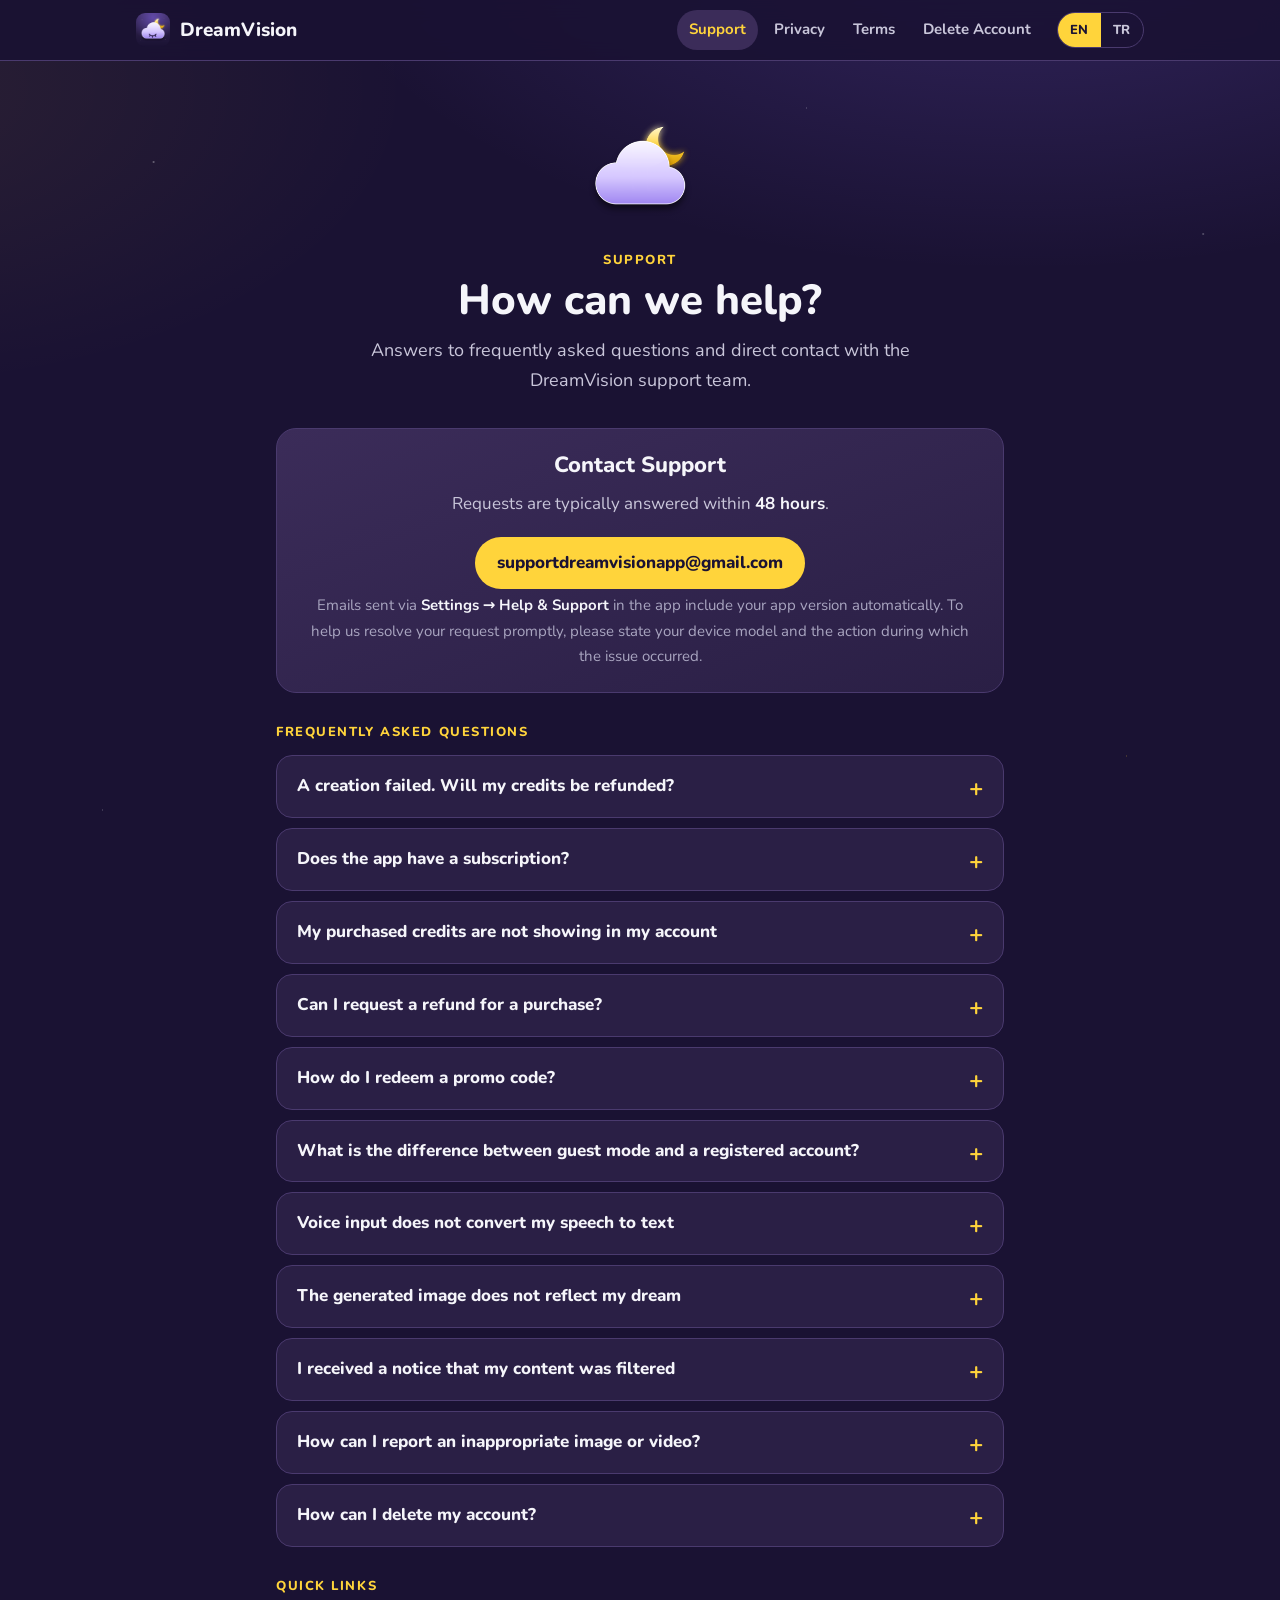
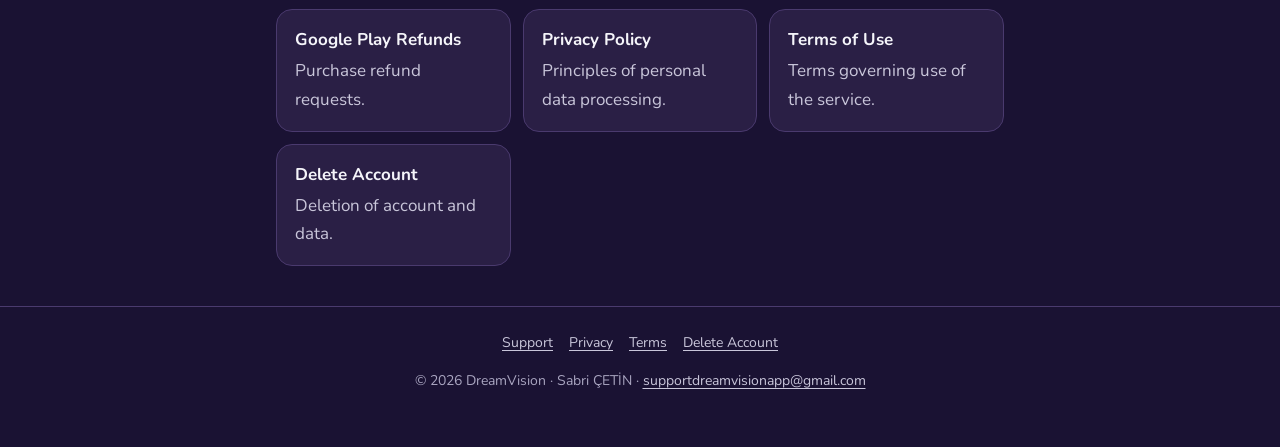
<file: index.html>
<!DOCTYPE html>
<html lang="en">
<head>
  <meta charset="UTF-8">
  <meta name="viewport" content="width=device-width, initial-scale=1">
  <title>Support — DreamVision</title>
  <meta name="description" content="DreamVision support: credits, purchases, refunds, promo codes and account help.">
  <meta name="theme-color" content="#1A1233">
  <link rel="canonical" href="https://sabricetin.github.io/privacy-policy/index.html">
  <link rel="alternate" hreflang="en" href="https://sabricetin.github.io/privacy-policy/index.html">
  <link rel="alternate" hreflang="tr" href="https://sabricetin.github.io/privacy-policy/index-tr.html">
  <link rel="alternate" hreflang="x-default" href="https://sabricetin.github.io/privacy-policy/index.html">
  <link rel="icon" href="assets/icon.png">
  <link rel="preconnect" href="https://fonts.googleapis.com">
  <link rel="preconnect" href="https://fonts.gstatic.com" crossorigin>
  <link href="https://fonts.googleapis.com/css2?family=Nunito:wght@400;600;700;800&display=swap" rel="stylesheet">
  <link rel="stylesheet" href="assets/site.css">
  <script src="assets/site.js" defer></script>
</head>
<body>
<a class="skip" href="#main">Skip to content</a>
<header class="topbar">
  <div class="topbar-inner">
    <a class="brand" href="index.html"><img src="assets/icon.png" alt="" width="34" height="34">DreamVision</a>
    <nav class="nav" aria-label="Pages">
      <a href="index.html" aria-current="page">Support</a>
      <a href="privacy-policy.html">Privacy</a>
      <a href="terms-conditions.html">Terms</a>
      <a href="delete-account.html">Delete Account</a>
    </nav>
    <div class="lang" role="group" aria-label="Language"><a href="index.html" hreflang="en" lang="en" data-set-lang="en" aria-current="true">EN</a><a href="index-tr.html" hreflang="tr" lang="tr" data-set-lang="tr">TR</a></div>
  </div>
</header>
<main id="main">
  <div class="hero">
    <div class="mascot" aria-hidden="true"><img src="assets/moon.png" class="moon" alt=""><img src="assets/cloud.png" alt=""></div>
    <p class="eyebrow">Support</p>
    <h1>How can we help?</h1>
    <p class="lead">Answers to frequently asked questions and direct contact with the DreamVision support team.</p>
  </div>
  <div class="content">
<section class="card contact">
  <h2>Contact Support</h2>
  <p>Requests are typically answered within <strong>48 hours</strong>.</p>
  <a class="btn" href="mailto:supportdreamvisionapp@gmail.com">supportdreamvisionapp@gmail.com</a>
  <p class="muted">Emails sent via <strong>Settings → Help &amp; Support</strong> in the app include your app version automatically. To help us resolve your request promptly, please state your device model and the action during which the issue occurred.</p>
</section>

<h2 class="eyebrow" style="display:block;margin:28px 0 12px">Frequently Asked Questions</h2>

<details>
  <summary>A creation failed. Will my credits be refunded?</summary>
  <div>
    <p>Yes. If an image or video cannot be created, the credits used are <strong>refunded automatically</strong>, usually within a few minutes. If your credits are still missing after an hour, please contact us with the date and time of the attempt.</p>
  </div>
</details>

<details>
  <summary>Does the app have a subscription?</summary>
  <div>
    <p>No. DreamVision uses <strong>one-time credit packs</strong> purchased through Google Play. There is no automatic renewal, and credits do not expire.</p>
  </div>
</details>

<details>
  <summary>My purchased credits are not showing in my account</summary>
  <div>
    <ol>
      <li>Close the app completely and reopen it.</li>
      <li>Open the credits screen and tap <strong>Restore Purchases</strong>.</li>
      <li>Make sure you are signed in with the same DreamVision account and the same Google account used for the purchase.</li>
    </ol>
    <p>If the issue persists, please send us your Google Play order number. It begins with <code>GPA.</code> and can be found in your <a href="https://play.google.com/store/account/orderhistory">Google Play order history</a> or in the purchase receipt email.</p>
  </div>
</details>

<details>
  <summary>Can I request a refund for a purchase?</summary>
  <div>
    <p>Payments are processed by Google Play. Within <strong>48 hours</strong> of purchase, you can submit a refund request directly to Google Play: <a href="https://support.google.com/googleplay/answer/2479637?hl=en">Google Play refund help</a>.</p>
    <p>After this period, or if the issue was caused by our service, please contact us with your order number and we will review your request.</p>
  </div>
</details>

<details>
  <summary>How do I redeem a promo code?</summary>
  <div>
    <p>Go to <strong>Settings → Promo Code</strong>, enter the code and tap <strong>Apply</strong>. Promotional credits are added to your account immediately.</p>
    <p>Promo codes require a registered account and cannot be used in guest mode. Each code may be redeemed once per account, and codes are not case-sensitive.</p>
  </div>
</details>

<details>
  <summary>What is the difference between guest mode and a registered account?</summary>
  <div>
    <p>With a free account (email or Google), you can save your dreams to your gallery, access them from other devices and redeem promo codes. To create an account, go to <strong>Settings → Create Account</strong>.</p>
  </div>
</details>

<details>
  <summary>Voice input does not convert my speech to text</summary>
  <div>
    <ul>
      <li>Make sure microphone access is granted to DreamVision in your device settings.</li>
      <li>Voice input uses your device's speech recognition service. Please ensure the <strong>Google</strong> app is installed and up to date.</li>
      <li>If the issue persists, you can enter your dream as text.</li>
    </ul>
  </div>
</details>

<details>
  <summary>The generated image does not reflect my dream</summary>
  <div>
    <p>AI produces the best results from detailed descriptions covering the setting, people, colors, lighting and atmosphere. Brief or general descriptions provide the model with insufficient information. We recommend describing a single scene in detail or generating the image again.</p>
  </div>
</details>

<details>
  <summary>I received a notice that my content was filtered</summary>
  <div>
    <p>DreamVision uses automated safety filters to prevent the creation of sexually explicit, violent or harmful images. If your description triggers a filter, you may try describing the dream in a more symbolic or indirect way. Filter decisions are automated and cannot be overridden manually.</p>
  </div>
</details>

<details>
  <summary>How can I report an inappropriate image or video?</summary>
  <div>
    <p>Tap the <strong>flag icon</strong> at the top of the result screen or the dream detail screen, select a reason and submit the report. All reports are reviewed, and content that violates our rules is removed.</p>
  </div>
</details>

<details>
  <summary>How can I delete my account?</summary>
  <div>
    <p>You can delete your account in the app via <strong>Settings → Delete Account</strong>. The data that is deleted and retained is described in detail on the <a href="delete-account.html">Delete Account</a> page.</p>
  </div>
</details>

<h2 class="eyebrow" style="display:block;margin:28px 0 12px">Quick Links</h2>
<div class="grid">
  <a class="tile" href="https://support.google.com/googleplay/answer/2479637?hl=en"><strong>Google Play Refunds</strong>Purchase refund requests.</a>
  <a class="tile" href="privacy-policy.html"><strong>Privacy Policy</strong>Principles of personal data processing.</a>
  <a class="tile" href="terms-conditions.html"><strong>Terms of Use</strong>Terms governing use of the service.</a>
  <a class="tile" href="delete-account.html"><strong>Delete Account</strong>Deletion of account and data.</a>
</div>
  </div>
</main>
<footer>
  <nav aria-label="Site links"><a href="index.html">Support</a> <a href="privacy-policy.html">Privacy</a> <a href="terms-conditions.html">Terms</a> <a href="delete-account.html">Delete Account</a></nav>
  <p>© 2026 DreamVision · Sabri ÇETİN · <a href="mailto:supportdreamvisionapp@gmail.com">supportdreamvisionapp@gmail.com</a></p>
</footer>
</body>
</html>
</file>
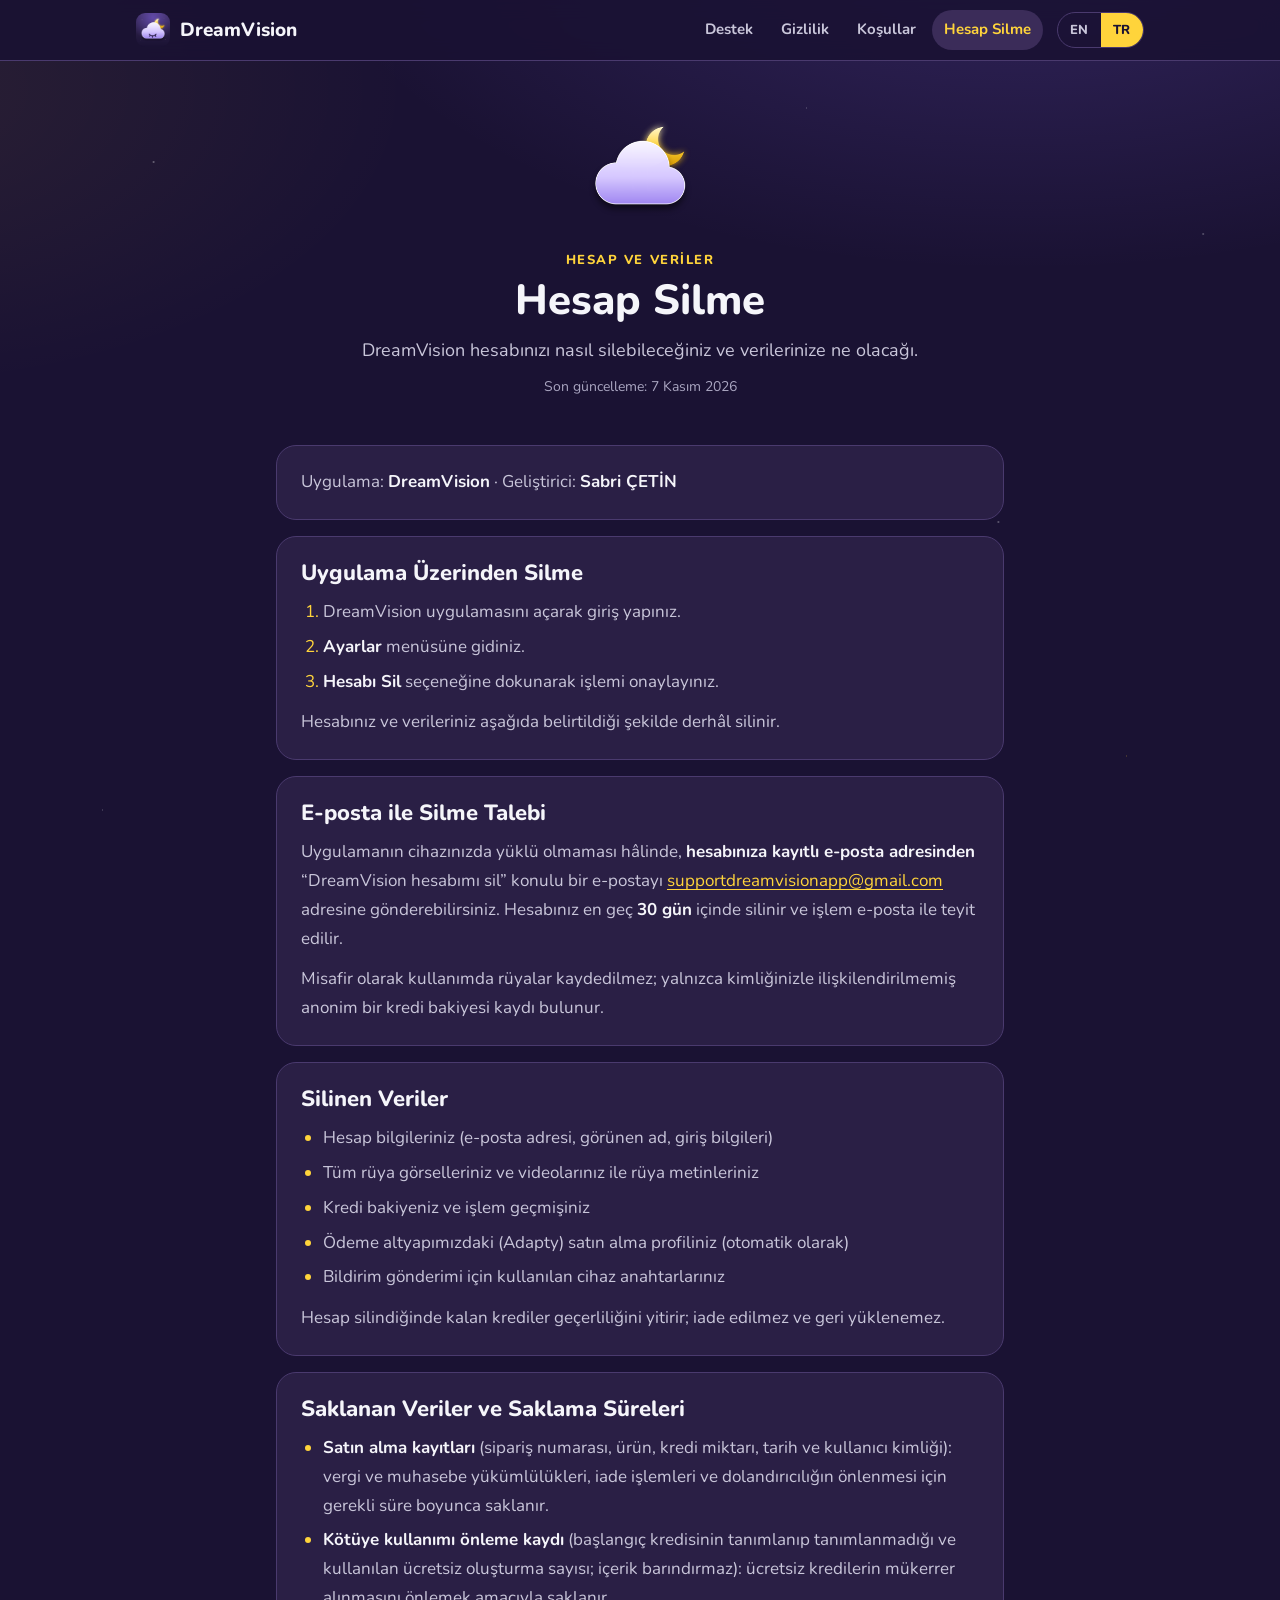
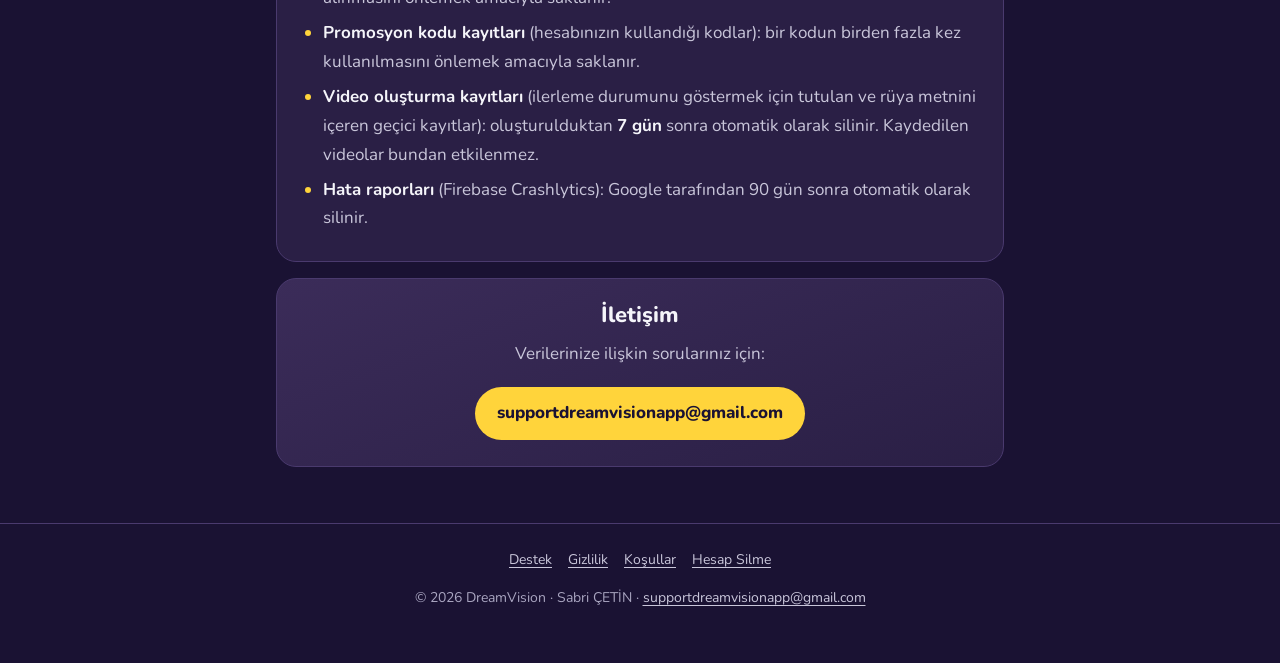
<file: delete-account-tr.html>
<!DOCTYPE html>
<html lang="tr">
<head>
  <meta charset="UTF-8">
  <meta name="viewport" content="width=device-width, initial-scale=1">
  <title>Hesap Silme — DreamVision</title>
  <meta name="description" content="DreamVision hesabınızı ve verilerinizi nasıl silebileceğiniz; silinen ve saklanan veriler.">
  <meta name="theme-color" content="#1A1233">
  <link rel="canonical" href="https://sabricetin.github.io/privacy-policy/delete-account-tr.html">
  <link rel="alternate" hreflang="en" href="https://sabricetin.github.io/privacy-policy/delete-account.html">
  <link rel="alternate" hreflang="tr" href="https://sabricetin.github.io/privacy-policy/delete-account-tr.html">
  <link rel="alternate" hreflang="x-default" href="https://sabricetin.github.io/privacy-policy/delete-account.html">
  <link rel="icon" href="assets/icon.png">
  <link rel="preconnect" href="https://fonts.googleapis.com">
  <link rel="preconnect" href="https://fonts.gstatic.com" crossorigin>
  <link href="https://fonts.googleapis.com/css2?family=Nunito:wght@400;600;700;800&display=swap" rel="stylesheet">
  <link rel="stylesheet" href="assets/site.css">
  <script src="assets/site.js" defer></script>
</head>
<body>
<a class="skip" href="#main">İçeriğe geç</a>
<header class="topbar">
  <div class="topbar-inner">
    <a class="brand" href="index-tr.html"><img src="assets/icon.png" alt="" width="34" height="34">DreamVision</a>
    <nav class="nav" aria-label="Sayfalar">
      <a href="index-tr.html">Destek</a>
      <a href="privacy-policy-tr.html">Gizlilik</a>
      <a href="terms-conditions-tr.html">Koşullar</a>
      <a href="delete-account-tr.html" aria-current="page">Hesap Silme</a>
    </nav>
    <div class="lang" role="group" aria-label="Dil"><a href="delete-account.html" hreflang="en" lang="en" data-set-lang="en">EN</a><a href="delete-account-tr.html" hreflang="tr" lang="tr" data-set-lang="tr" aria-current="true">TR</a></div>
  </div>
</header>
<main id="main">
  <div class="hero">
    <div class="mascot" aria-hidden="true"><img src="assets/moon.png" class="moon" alt=""><img src="assets/cloud.png" alt=""></div>
    <p class="eyebrow">Hesap ve Veriler</p>
    <h1>Hesap Silme</h1>
    <p class="lead">DreamVision hesabınızı nasıl silebileceğiniz ve verilerinize ne olacağı.</p>
    <p class="updated">Son güncelleme: 7 Kasım 2026</p>
  </div>
  <div class="content">
<section class="card">
  <p>Uygulama: <strong>DreamVision</strong> · Geliştirici: <strong>Sabri ÇETİN</strong></p>
</section>

<section class="card">
  <h2>Uygulama Üzerinden Silme</h2>
  <ol>
    <li>DreamVision uygulamasını açarak giriş yapınız.</li>
    <li><strong>Ayarlar</strong> menüsüne gidiniz.</li>
    <li><strong>Hesabı Sil</strong> seçeneğine dokunarak işlemi onaylayınız.</li>
  </ol>
  <p>Hesabınız ve verileriniz aşağıda belirtildiği şekilde derhâl silinir.</p>
</section>

<section class="card">
  <h2>E-posta ile Silme Talebi</h2>
  <p>Uygulamanın cihazınızda yüklü olmaması hâlinde, <strong>hesabınıza kayıtlı e-posta adresinden</strong> “DreamVision hesabımı sil” konulu bir e-postayı <a href="mailto:supportdreamvisionapp@gmail.com?subject=DreamVision%20hesab%C4%B1m%C4%B1%20sil">supportdreamvisionapp@gmail.com</a> adresine gönderebilirsiniz. Hesabınız en geç <strong>30 gün</strong> içinde silinir ve işlem e-posta ile teyit edilir.</p>
  <p>Misafir olarak kullanımda rüyalar kaydedilmez; yalnızca kimliğinizle ilişkilendirilmemiş anonim bir kredi bakiyesi kaydı bulunur.</p>
</section>

<section class="card">
  <h2>Silinen Veriler</h2>
  <ul>
    <li>Hesap bilgileriniz (e-posta adresi, görünen ad, giriş bilgileri)</li>
    <li>Tüm rüya görselleriniz ve videolarınız ile rüya metinleriniz</li>
    <li>Kredi bakiyeniz ve işlem geçmişiniz</li>
    <li>Ödeme altyapımızdaki (Adapty) satın alma profiliniz (otomatik olarak)</li>
    <li>Bildirim gönderimi için kullanılan cihaz anahtarlarınız</li>
  </ul>
  <p>Hesap silindiğinde kalan krediler geçerliliğini yitirir; iade edilmez ve geri yüklenemez.</p>
</section>

<section class="card">
  <h2>Saklanan Veriler ve Saklama Süreleri</h2>
  <ul>
    <li><strong>Satın alma kayıtları</strong> (sipariş numarası, ürün, kredi miktarı, tarih ve kullanıcı kimliği): vergi ve muhasebe yükümlülükleri, iade işlemleri ve dolandırıcılığın önlenmesi için gerekli süre boyunca saklanır.</li>
    <li><strong>Kötüye kullanımı önleme kaydı</strong> (başlangıç kredisinin tanımlanıp tanımlanmadığı ve kullanılan ücretsiz oluşturma sayısı; içerik barındırmaz): ücretsiz kredilerin mükerrer alınmasını önlemek amacıyla saklanır.</li>
    <li><strong>Promosyon kodu kayıtları</strong> (hesabınızın kullandığı kodlar): bir kodun birden fazla kez kullanılmasını önlemek amacıyla saklanır.</li>
    <li><strong>Video oluşturma kayıtları</strong> (ilerleme durumunu göstermek için tutulan ve rüya metnini içeren geçici kayıtlar): oluşturulduktan <strong>7 gün</strong> sonra otomatik olarak silinir. Kaydedilen videolar bundan etkilenmez.</li>
    <li><strong>Hata raporları</strong> (Firebase Crashlytics): Google tarafından 90 gün sonra otomatik olarak silinir.</li>
  </ul>
</section>

<section class="card contact">
  <h2>İletişim</h2>
  <p>Verilerinize ilişkin sorularınız için:</p>
  <a class="btn" href="mailto:supportdreamvisionapp@gmail.com">supportdreamvisionapp@gmail.com</a>
</section>
  </div>
</main>
<footer>
  <nav aria-label="Site bağlantıları"><a href="index-tr.html">Destek</a> <a href="privacy-policy-tr.html">Gizlilik</a> <a href="terms-conditions-tr.html">Koşullar</a> <a href="delete-account-tr.html">Hesap Silme</a></nav>
  <p>© 2026 DreamVision · Sabri ÇETİN · <a href="mailto:supportdreamvisionapp@gmail.com">supportdreamvisionapp@gmail.com</a></p>
</footer>
</body>
</html>
</file>
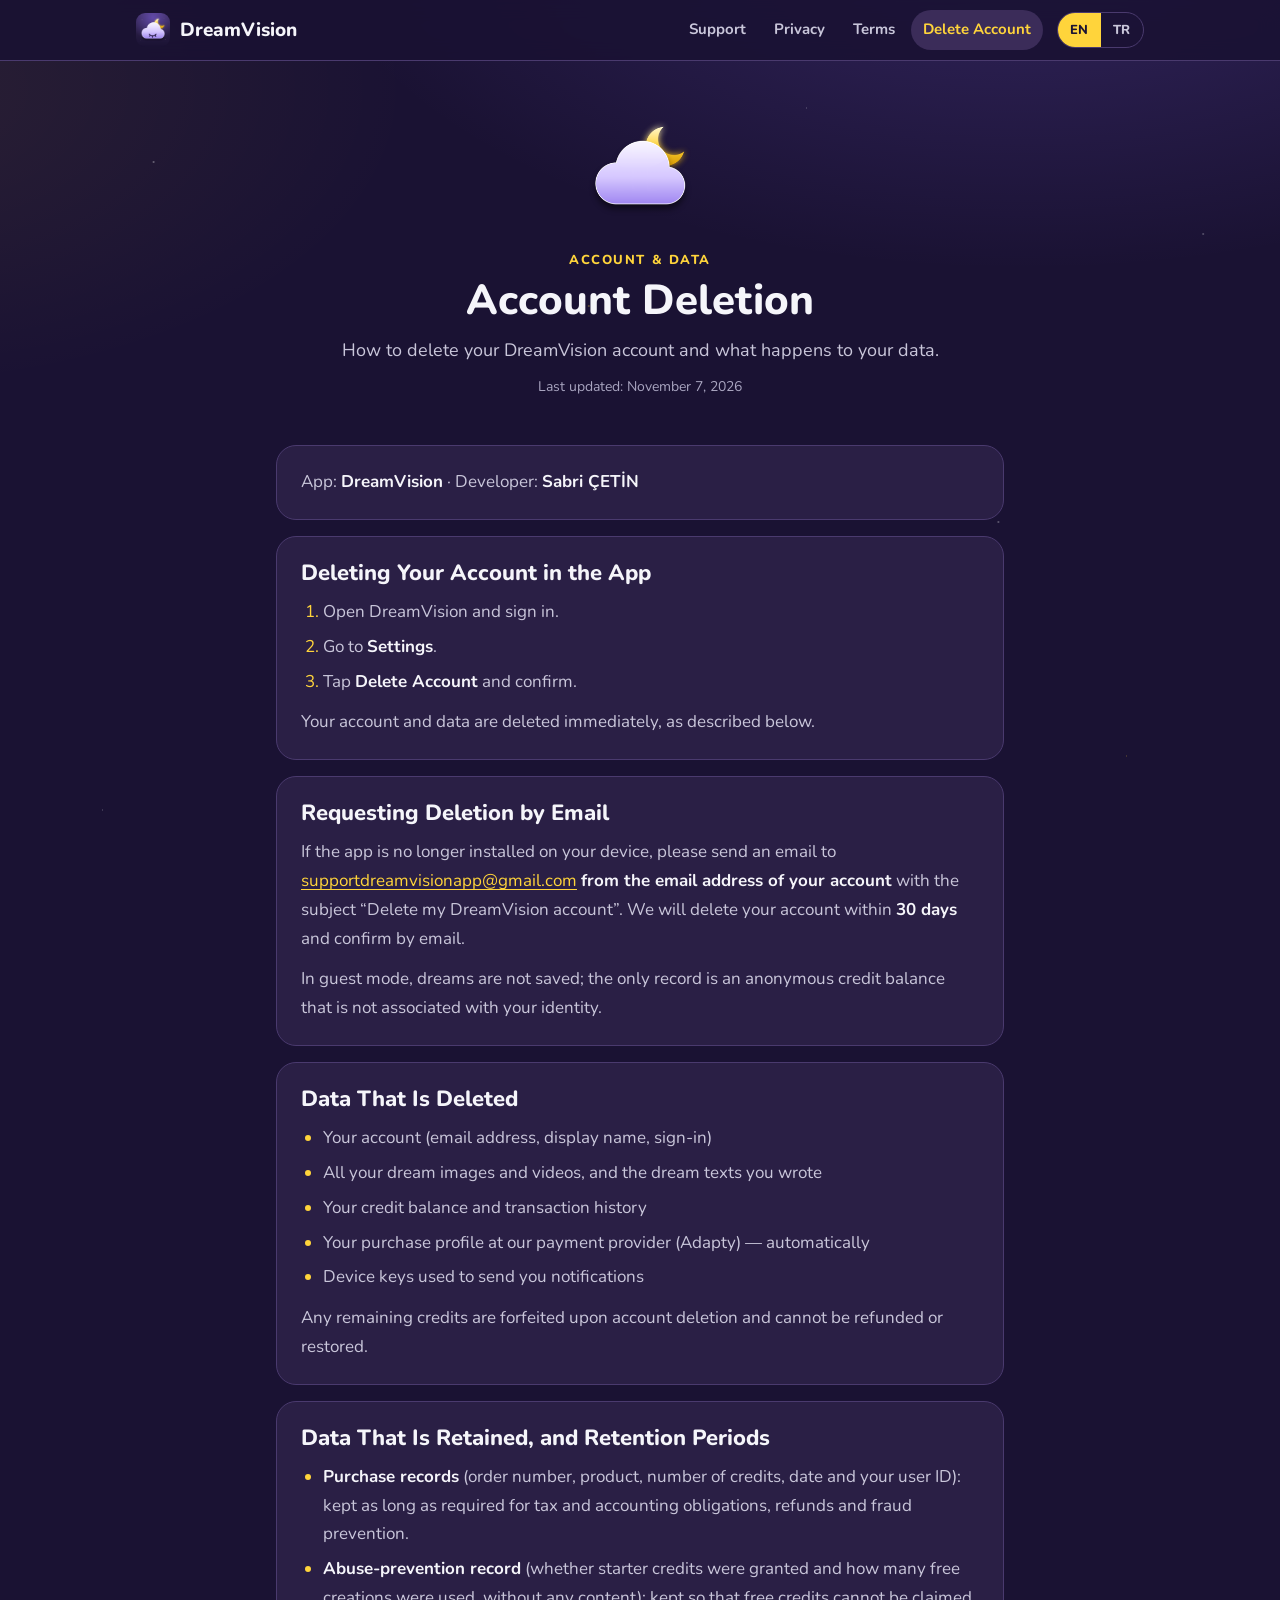
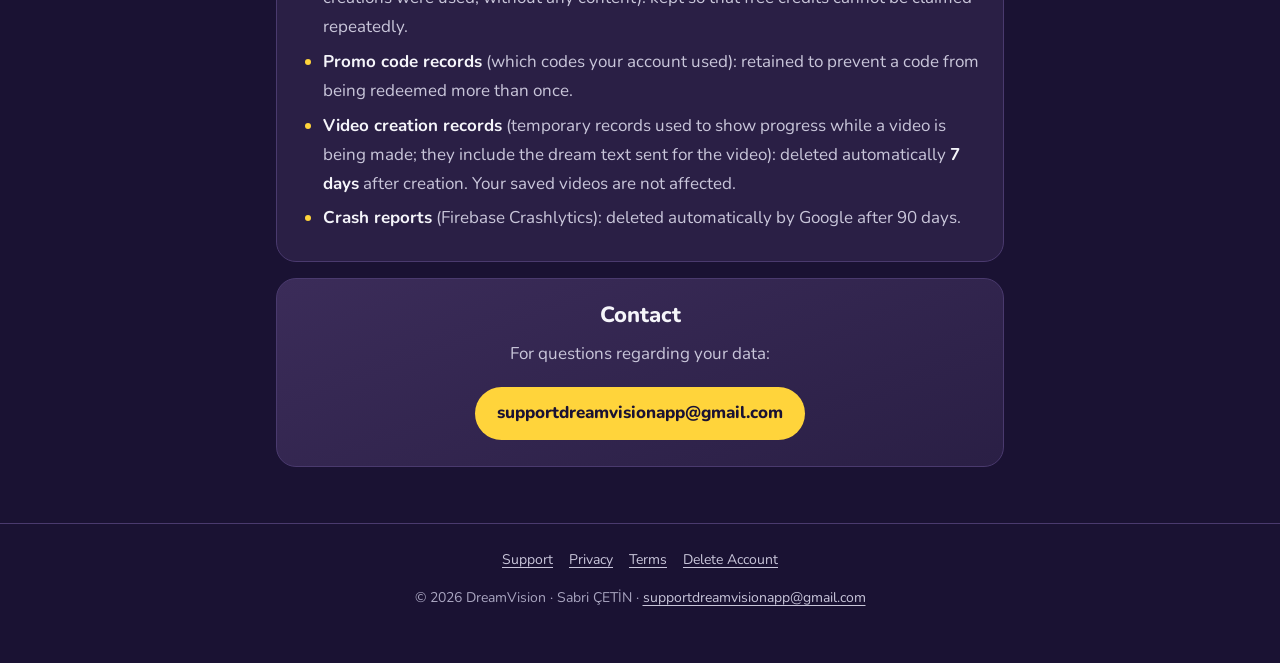
<file: delete-account.html>
<!DOCTYPE html>
<html lang="en">
<head>
  <meta charset="UTF-8">
  <meta name="viewport" content="width=device-width, initial-scale=1">
  <title>Delete Account — DreamVision</title>
  <meta name="description" content="How to delete your DreamVision account and data, what is deleted and what is kept.">
  <meta name="theme-color" content="#1A1233">
  <link rel="canonical" href="https://sabricetin.github.io/privacy-policy/delete-account.html">
  <link rel="alternate" hreflang="en" href="https://sabricetin.github.io/privacy-policy/delete-account.html">
  <link rel="alternate" hreflang="tr" href="https://sabricetin.github.io/privacy-policy/delete-account-tr.html">
  <link rel="alternate" hreflang="x-default" href="https://sabricetin.github.io/privacy-policy/delete-account.html">
  <link rel="icon" href="assets/icon.png">
  <link rel="preconnect" href="https://fonts.googleapis.com">
  <link rel="preconnect" href="https://fonts.gstatic.com" crossorigin>
  <link href="https://fonts.googleapis.com/css2?family=Nunito:wght@400;600;700;800&display=swap" rel="stylesheet">
  <link rel="stylesheet" href="assets/site.css">
  <script src="assets/site.js" defer></script>
</head>
<body>
<a class="skip" href="#main">Skip to content</a>
<header class="topbar">
  <div class="topbar-inner">
    <a class="brand" href="index.html"><img src="assets/icon.png" alt="" width="34" height="34">DreamVision</a>
    <nav class="nav" aria-label="Pages">
      <a href="index.html">Support</a>
      <a href="privacy-policy.html">Privacy</a>
      <a href="terms-conditions.html">Terms</a>
      <a href="delete-account.html" aria-current="page">Delete Account</a>
    </nav>
    <div class="lang" role="group" aria-label="Language"><a href="delete-account.html" hreflang="en" lang="en" data-set-lang="en" aria-current="true">EN</a><a href="delete-account-tr.html" hreflang="tr" lang="tr" data-set-lang="tr">TR</a></div>
  </div>
</header>
<main id="main">
  <div class="hero">
    <div class="mascot" aria-hidden="true"><img src="assets/moon.png" class="moon" alt=""><img src="assets/cloud.png" alt=""></div>
    <p class="eyebrow">Account & Data</p>
    <h1>Account Deletion</h1>
    <p class="lead">How to delete your DreamVision account and what happens to your data.</p>
    <p class="updated">Last updated: November 7, 2026</p>
  </div>
  <div class="content">
<section class="card">
  <p>App: <strong>DreamVision</strong> · Developer: <strong>Sabri ÇETİN</strong></p>
</section>

<section class="card">
  <h2>Deleting Your Account in the App</h2>
  <ol>
    <li>Open DreamVision and sign in.</li>
    <li>Go to <strong>Settings</strong>.</li>
    <li>Tap <strong>Delete Account</strong> and confirm.</li>
  </ol>
  <p>Your account and data are deleted immediately, as described below.</p>
</section>

<section class="card">
  <h2>Requesting Deletion by Email</h2>
  <p>If the app is no longer installed on your device, please send an email to <a href="mailto:supportdreamvisionapp@gmail.com?subject=Delete%20my%20DreamVision%20account">supportdreamvisionapp@gmail.com</a> <strong>from the email address of your account</strong> with the subject “Delete my DreamVision account”. We will delete your account within <strong>30 days</strong> and confirm by email.</p>
  <p>In guest mode, dreams are not saved; the only record is an anonymous credit balance that is not associated with your identity.</p>
</section>

<section class="card">
  <h2>Data That Is Deleted</h2>
  <ul>
    <li>Your account (email address, display name, sign-in)</li>
    <li>All your dream images and videos, and the dream texts you wrote</li>
    <li>Your credit balance and transaction history</li>
    <li>Your purchase profile at our payment provider (Adapty) — automatically</li>
    <li>Device keys used to send you notifications</li>
  </ul>
  <p>Any remaining credits are forfeited upon account deletion and cannot be refunded or restored.</p>
</section>

<section class="card">
  <h2>Data That Is Retained, and Retention Periods</h2>
  <ul>
    <li><strong>Purchase records</strong> (order number, product, number of credits, date and your user ID): kept as long as required for tax and accounting obligations, refunds and fraud prevention.</li>
    <li><strong>Abuse-prevention record</strong> (whether starter credits were granted and how many free creations were used, without any content): kept so that free credits cannot be claimed repeatedly.</li>
    <li><strong>Promo code records</strong> (which codes your account used): retained to prevent a code from being redeemed more than once.</li>
    <li><strong>Video creation records</strong> (temporary records used to show progress while a video is being made; they include the dream text sent for the video): deleted automatically <strong>7 days</strong> after creation. Your saved videos are not affected.</li>
    <li><strong>Crash reports</strong> (Firebase Crashlytics): deleted automatically by Google after 90 days.</li>
  </ul>
</section>

<section class="card contact">
  <h2>Contact</h2>
  <p>For questions regarding your data:</p>
  <a class="btn" href="mailto:supportdreamvisionapp@gmail.com">supportdreamvisionapp@gmail.com</a>
</section>
  </div>
</main>
<footer>
  <nav aria-label="Site links"><a href="index.html">Support</a> <a href="privacy-policy.html">Privacy</a> <a href="terms-conditions.html">Terms</a> <a href="delete-account.html">Delete Account</a></nav>
  <p>© 2026 DreamVision · Sabri ÇETİN · <a href="mailto:supportdreamvisionapp@gmail.com">supportdreamvisionapp@gmail.com</a></p>
</footer>
</body>
</html>
</file>
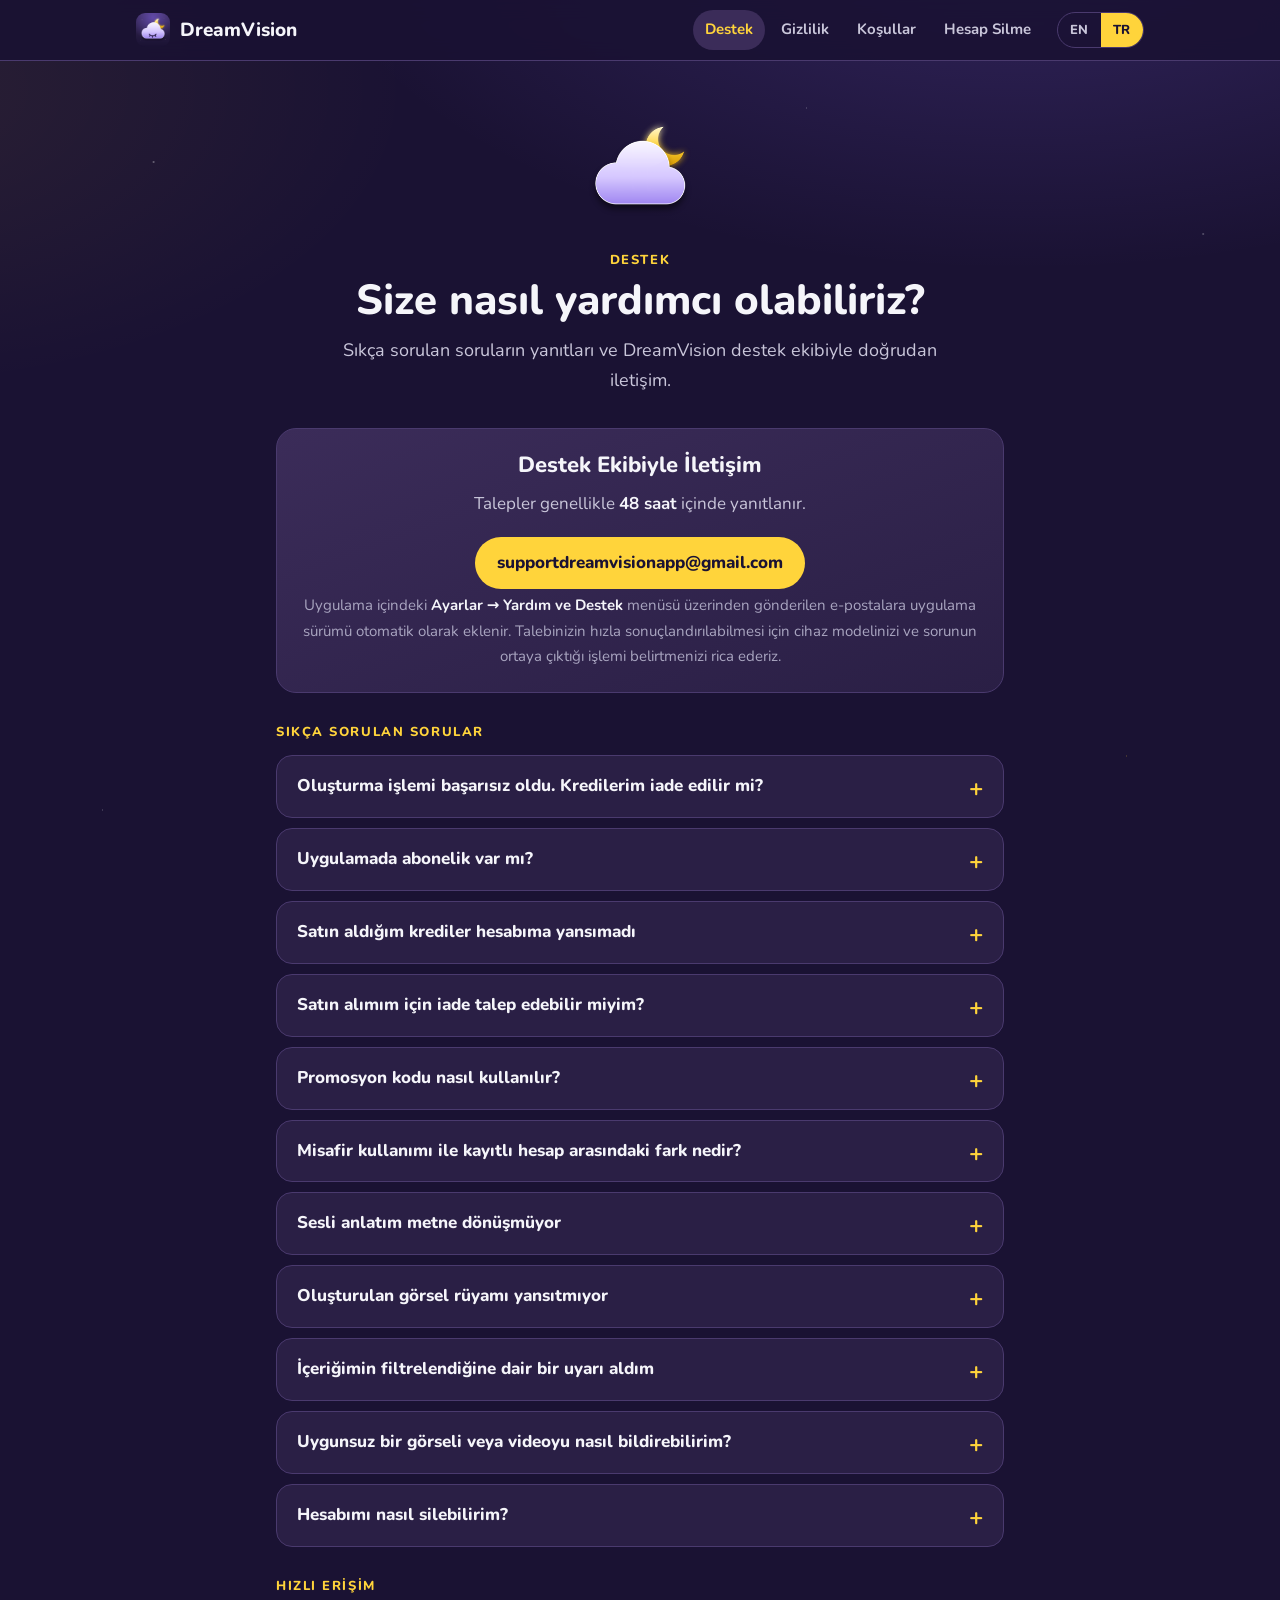
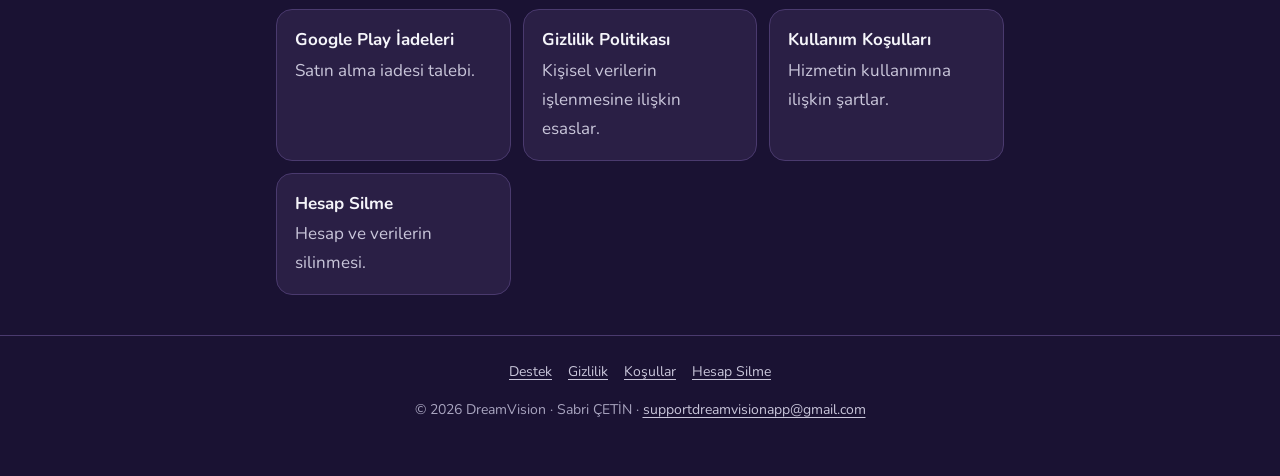
<file: index-tr.html>
<!DOCTYPE html>
<html lang="tr">
<head>
  <meta charset="UTF-8">
  <meta name="viewport" content="width=device-width, initial-scale=1">
  <title>Destek — DreamVision</title>
  <meta name="description" content="DreamVision destek: krediler, satın almalar, iadeler, promosyon kodları ve hesap yardımı.">
  <meta name="theme-color" content="#1A1233">
  <link rel="canonical" href="https://sabricetin.github.io/privacy-policy/index-tr.html">
  <link rel="alternate" hreflang="en" href="https://sabricetin.github.io/privacy-policy/index.html">
  <link rel="alternate" hreflang="tr" href="https://sabricetin.github.io/privacy-policy/index-tr.html">
  <link rel="alternate" hreflang="x-default" href="https://sabricetin.github.io/privacy-policy/index.html">
  <link rel="icon" href="assets/icon.png">
  <link rel="preconnect" href="https://fonts.googleapis.com">
  <link rel="preconnect" href="https://fonts.gstatic.com" crossorigin>
  <link href="https://fonts.googleapis.com/css2?family=Nunito:wght@400;600;700;800&display=swap" rel="stylesheet">
  <link rel="stylesheet" href="assets/site.css">
  <script src="assets/site.js" defer></script>
</head>
<body>
<a class="skip" href="#main">İçeriğe geç</a>
<header class="topbar">
  <div class="topbar-inner">
    <a class="brand" href="index-tr.html"><img src="assets/icon.png" alt="" width="34" height="34">DreamVision</a>
    <nav class="nav" aria-label="Sayfalar">
      <a href="index-tr.html" aria-current="page">Destek</a>
      <a href="privacy-policy-tr.html">Gizlilik</a>
      <a href="terms-conditions-tr.html">Koşullar</a>
      <a href="delete-account-tr.html">Hesap Silme</a>
    </nav>
    <div class="lang" role="group" aria-label="Dil"><a href="index.html" hreflang="en" lang="en" data-set-lang="en">EN</a><a href="index-tr.html" hreflang="tr" lang="tr" data-set-lang="tr" aria-current="true">TR</a></div>
  </div>
</header>
<main id="main">
  <div class="hero">
    <div class="mascot" aria-hidden="true"><img src="assets/moon.png" class="moon" alt=""><img src="assets/cloud.png" alt=""></div>
    <p class="eyebrow">Destek</p>
    <h1>Size nasıl yardımcı olabiliriz?</h1>
    <p class="lead">Sıkça sorulan soruların yanıtları ve DreamVision destek ekibiyle doğrudan iletişim.</p>
  </div>
  <div class="content">
<section class="card contact">
  <h2>Destek Ekibiyle İletişim</h2>
  <p>Talepler genellikle <strong>48 saat</strong> içinde yanıtlanır.</p>
  <a class="btn" href="mailto:supportdreamvisionapp@gmail.com">supportdreamvisionapp@gmail.com</a>
  <p class="muted">Uygulama içindeki <strong>Ayarlar → Yardım ve Destek</strong> menüsü üzerinden gönderilen e-postalara uygulama sürümü otomatik olarak eklenir. Talebinizin hızla sonuçlandırılabilmesi için cihaz modelinizi ve sorunun ortaya çıktığı işlemi belirtmenizi rica ederiz.</p>
</section>

<h2 class="eyebrow" style="display:block;margin:28px 0 12px">Sıkça Sorulan Sorular</h2>

<details>
  <summary>Oluşturma işlemi başarısız oldu. Kredilerim iade edilir mi?</summary>
  <div>
    <p>Evet. Oluşturulamayan görsel veya videolar için kullanılan krediler <strong>otomatik olarak iade edilir</strong>; iade genellikle birkaç dakika içinde tamamlanır. Bir saat sonra krediler hesabınıza yansımamışsa işlemin tarih ve saatiyle birlikte bizimle iletişime geçiniz.</p>
  </div>
</details>

<details>
  <summary>Uygulamada abonelik var mı?</summary>
  <div>
    <p>Hayır. DreamVision, Google Play üzerinden satın alınan <strong>tek seferlik kredi paketleriyle</strong> çalışır. Otomatik yenileme yapılmaz ve kredilerin kullanım süresi yoktur.</p>
  </div>
</details>

<details>
  <summary>Satın aldığım krediler hesabıma yansımadı</summary>
  <div>
    <ol>
      <li>Uygulamayı tamamen kapatıp yeniden açınız.</li>
      <li>Kredi ekranını açarak <strong>Satın Almaları Geri Yükle</strong> seçeneğine dokununuz.</li>
      <li>Satın alma sırasında kullandığınız DreamVision hesabı ve Google hesabıyla giriş yaptığınızdan emin olunuz.</li>
    </ol>
    <p>Sorun devam ederse Google Play sipariş numaranızı (<code>GPA.</code> ile başlar; <a href="https://play.google.com/store/account/orderhistory">Google Play sipariş geçmişinizde</a> veya satın alma makbuzu e-postasında yer alır) bize iletiniz.</p>
  </div>
</details>

<details>
  <summary>Satın alımım için iade talep edebilir miyim?</summary>
  <div>
    <p>Ödemeler Google Play tarafından işlenmektedir. Satın alma tarihinden itibaren <strong>48 saat</strong> içinde iade talebinizi doğrudan Google Play'e iletebilirsiniz: <a href="https://support.google.com/googleplay/answer/2479637?hl=tr">Google Play iade yardım sayfası</a>.</p>
    <p>Bu süre dolduysa veya sorun hizmetimizden kaynaklandıysa, sipariş numaranızla birlikte bize başvurmanız hâlinde talebiniz incelenecektir.</p>
  </div>
</details>

<details>
  <summary>Promosyon kodu nasıl kullanılır?</summary>
  <div>
    <p><strong>Ayarlar → Promosyon Kodu</strong> menüsünden kodu giriniz ve <strong>Uygula</strong> seçeneğine dokununuz. Promosyon kredileri hesabınıza anında tanımlanır.</p>
    <p>Promosyon kodları yalnızca kayıtlı hesaplarla kullanılabilir, misafir modunda geçerli değildir. Her kod hesap başına bir kez kullanılabilir; büyük-küçük harf ayrımı yapılmaz.</p>
  </div>
</details>

<details>
  <summary>Misafir kullanımı ile kayıtlı hesap arasındaki fark nedir?</summary>
  <div>
    <p>Ücretsiz bir hesapla (e-posta veya Google) rüyalarınızı galerinize kaydedebilir, farklı cihazlardan erişebilir ve promosyon kodlarını kullanabilirsiniz. Hesap oluşturmak için <strong>Ayarlar → Hesap Oluştur</strong> menüsünü kullanınız.</p>
  </div>
</details>

<details>
  <summary>Sesli anlatım metne dönüşmüyor</summary>
  <div>
    <ul>
      <li>Cihaz ayarlarından DreamVision uygulamasına mikrofon izni verildiğini kontrol ediniz.</li>
      <li>Sesli anlatım, cihazınızın ses tanıma hizmetini kullanır. <strong>Google</strong> uygulamasının yüklü ve güncel olduğundan emin olunuz.</li>
      <li>Sorunun devam etmesi hâlinde rüyanızı metin olarak girebilirsiniz.</li>
    </ul>
  </div>
</details>

<details>
  <summary>Oluşturulan görsel rüyamı yansıtmıyor</summary>
  <div>
    <p>Yapay zekâ; mekân, kişiler, renkler, ışık ve atmosfer gibi ayrıntılar içeren anlatımlarda en iyi sonucu verir. Kısa ve genel anlatımlar modele yeterli bilgi sağlamaz. Tek bir sahneyi ayrıntılı olarak tarif etmenizi veya görseli yeniden oluşturmanızı öneririz.</p>
  </div>
</details>

<details>
  <summary>İçeriğimin filtrelendiğine dair bir uyarı aldım</summary>
  <div>
    <p>DreamVision, cinsel içerikli, şiddet içeren veya zararlı görsellerin oluşturulmasını önlemek amacıyla otomatik güvenlik filtreleri kullanır. Anlatımınızın bir filtreye takılması hâlinde rüyanızı daha sembolik veya dolaylı bir şekilde ifade edebilirsiniz. Filtre kararları otomatik olarak verilir ve manuel olarak değiştirilemez.</p>
  </div>
</details>

<details>
  <summary>Uygunsuz bir görseli veya videoyu nasıl bildirebilirim?</summary>
  <div>
    <p>Sonuç ekranının veya rüya ayrıntı ekranının üst kısmındaki <strong>bayrak simgesine</strong> dokunarak bir neden seçiniz ve bildirimi gönderiniz. Tüm bildirimler incelenir; kurallarımıza aykırı içerikler kaldırılır.</p>
  </div>
</details>

<details>
  <summary>Hesabımı nasıl silebilirim?</summary>
  <div>
    <p>Uygulama içinden <strong>Ayarlar → Hesabı Sil</strong> menüsünü kullanabilirsiniz. Silinen ve saklanan veriler <a href="delete-account-tr.html">Hesap Silme</a> sayfasında ayrıntılı olarak açıklanmıştır.</p>
  </div>
</details>

<h2 class="eyebrow" style="display:block;margin:28px 0 12px">Hızlı Erişim</h2>
<div class="grid">
  <a class="tile" href="https://support.google.com/googleplay/answer/2479637?hl=tr"><strong>Google Play İadeleri</strong>Satın alma iadesi talebi.</a>
  <a class="tile" href="privacy-policy-tr.html"><strong>Gizlilik Politikası</strong>Kişisel verilerin işlenmesine ilişkin esaslar.</a>
  <a class="tile" href="terms-conditions-tr.html"><strong>Kullanım Koşulları</strong>Hizmetin kullanımına ilişkin şartlar.</a>
  <a class="tile" href="delete-account-tr.html"><strong>Hesap Silme</strong>Hesap ve verilerin silinmesi.</a>
</div>
  </div>
</main>
<footer>
  <nav aria-label="Site bağlantıları"><a href="index-tr.html">Destek</a> <a href="privacy-policy-tr.html">Gizlilik</a> <a href="terms-conditions-tr.html">Koşullar</a> <a href="delete-account-tr.html">Hesap Silme</a></nav>
  <p>© 2026 DreamVision · Sabri ÇETİN · <a href="mailto:supportdreamvisionapp@gmail.com">supportdreamvisionapp@gmail.com</a></p>
</footer>
</body>
</html>
</file>
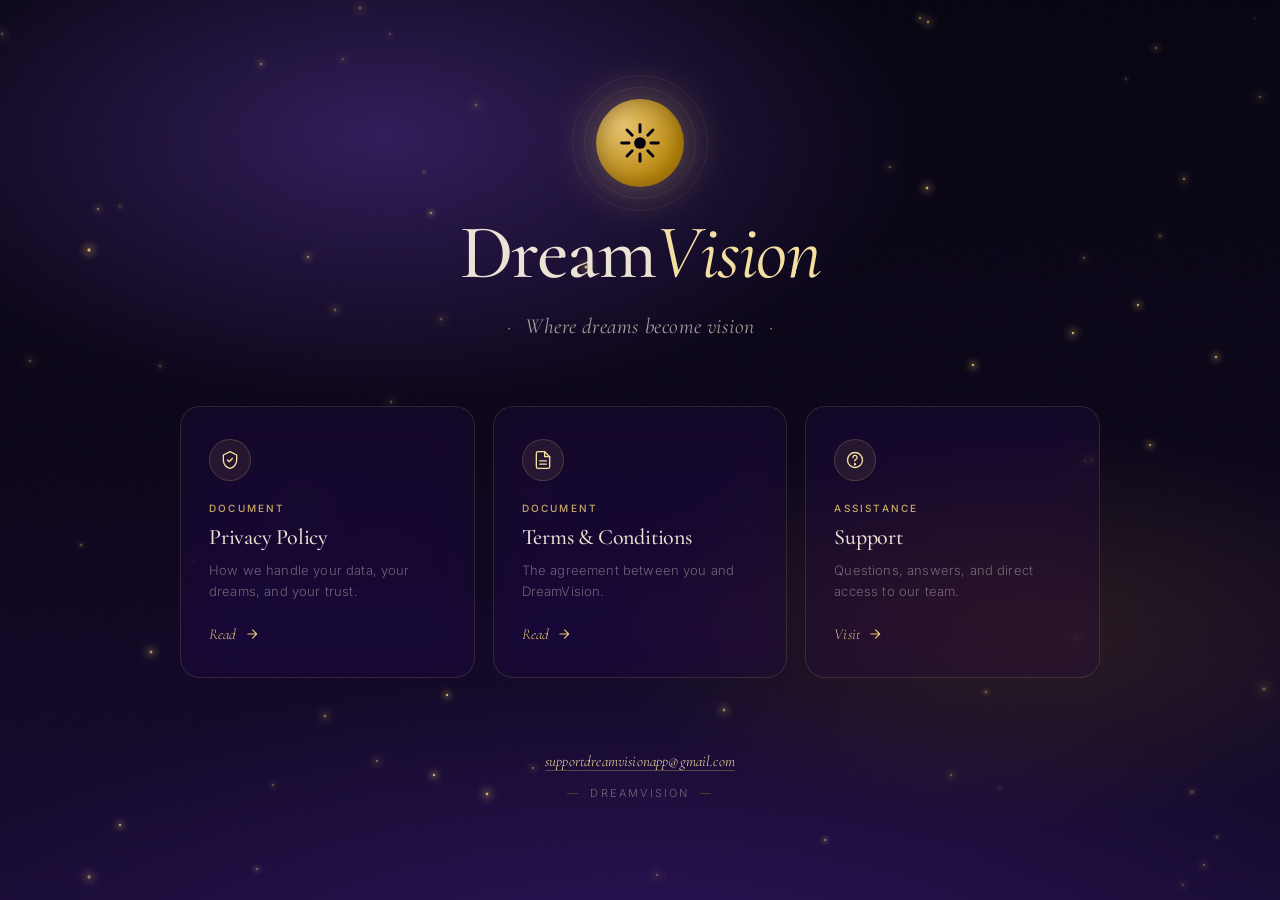
<file: landing-index.html>
<!DOCTYPE html>
<html lang="en">
<head>
  <meta charset="UTF-8" />
  <meta name="viewport" content="width=device-width, initial-scale=1.0" />
  <meta name="theme-color" content="#0a0418" />
  <title>DreamVision</title>
  <meta name="description" content="DreamVision — AI-powered dream visualization." />

  <link rel="preconnect" href="https://fonts.googleapis.com" />
  <link rel="preconnect" href="https://fonts.gstatic.com" crossorigin />
  <link href="https://fonts.googleapis.com/css2?family=Cormorant+Garamond:ital,wght@0,400;0,500;0,600;1,400;1,500&family=Inter:wght@300;400;500&display=swap" rel="stylesheet" />

  <style>
    /* ------------------------------------------------------------------
       Design tokens — shared vocabulary with privacy / terms / support
       ------------------------------------------------------------------ */
    :root {
      --bg-deep: #050210;
      --bg-mid:  #0a0418;
      --bg-veil: #140830;

      --purple-700: #3a1875;
      --purple-500: #6b3fc2;

      --gold-600: #b8860b;
      --gold-500: #d4a94f;
      --gold-400: #e8c571;
      --gold-300: #f4dea0;

      --star-glow: rgba(232, 197, 113, 0.9);

      --text-primary:   rgba(245, 235, 220, 0.96);
      --text-secondary: rgba(220, 210, 200, 0.72);
      --text-muted:     rgba(200, 190, 185, 0.50);

      --glass-bg:     rgba(30, 15, 55, 0.30);
      --glass-border: rgba(232, 197, 113, 0.15);
      --glass-hover:  rgba(232, 197, 113, 0.40);

      --display: "Cormorant Garamond", "Times New Roman", serif;
      --body:    "Inter", -apple-system, BlinkMacSystemFont, sans-serif;
    }

    *, *::before, *::after { box-sizing: border-box; margin: 0; padding: 0; }

    html { scroll-behavior: smooth; }

    body {
      font-family: var(--body);
      color: var(--text-primary);
      background: var(--bg-deep);
      min-height: 100vh;
      overflow-x: hidden;
      line-height: 1.5;
      font-weight: 300;
      letter-spacing: 0.01em;
      -webkit-font-smoothing: antialiased;
      -moz-osx-font-smoothing: grayscale;
      display: flex;
      flex-direction: column;
      justify-content: center;
      align-items: center;
      padding: 48px 24px;
    }

    /* ------------------------------------------------------------------
       Cosmic background
       ------------------------------------------------------------------ */
    .cosmos {
      position: fixed;
      inset: 0;
      z-index: -2;
      background:
        radial-gradient(ellipse 70% 50% at 30% 15%, rgba(107, 63, 194, 0.40), transparent 60%),
        radial-gradient(ellipse 60% 40% at 80% 70%, rgba(184, 134, 11, 0.15), transparent 55%),
        radial-gradient(ellipse 100% 60% at 50% 110%, rgba(58, 24, 117, 0.55), transparent 60%),
        linear-gradient(180deg, var(--bg-deep) 0%, var(--bg-mid) 50%, var(--bg-veil) 100%);
    }

    .stars {
      position: fixed;
      inset: 0;
      z-index: -1;
      pointer-events: none;
    }

    .stars span {
      position: absolute;
      width: 2px;
      height: 2px;
      background: var(--star-glow);
      border-radius: 50%;
      box-shadow: 0 0 6px 1px var(--star-glow);
      animation: twinkle 4s ease-in-out infinite;
    }

    @keyframes twinkle {
      0%, 100% { opacity: 0.2; transform: scale(0.8); }
      50%      { opacity: 1;   transform: scale(1.2); }
    }

    /* Grain overlay */
    body::before {
      content: "";
      position: fixed;
      inset: 0;
      z-index: -1;
      pointer-events: none;
      opacity: 0.04;
      background-image: url("data:image/svg+xml;utf8,<svg xmlns='http://www.w3.org/2000/svg' width='200' height='200'><filter id='n'><feTurbulence type='fractalNoise' baseFrequency='0.9' numOctaves='2'/></filter><rect width='100%' height='100%' filter='url(%23n)' opacity='1'/></svg>");
    }

    /* ------------------------------------------------------------------
       Hero
       ------------------------------------------------------------------ */
    .hero {
      text-align: center;
      margin-bottom: 64px;
      max-width: 620px;
      animation: fadeUp 1.1s ease-out;
    }

    .emblem {
      display: inline-flex;
      align-items: center;
      justify-content: center;
      width: 88px;
      height: 88px;
      margin-bottom: 28px;
      border-radius: 50%;
      background:
        radial-gradient(circle at 30% 30%, var(--gold-400), var(--gold-600) 70%);
      box-shadow:
        0 0 50px rgba(232, 197, 113, 0.45),
        inset 0 0 22px rgba(10, 4, 24, 0.3);
      position: relative;
      animation: breathe 4s ease-in-out infinite;
    }

    .emblem::before {
      content: "";
      position: absolute;
      inset: -12px;
      border-radius: 50%;
      border: 1px solid var(--glass-border);
      opacity: 0.6;
    }

    .emblem::after {
      content: "";
      position: absolute;
      inset: -24px;
      border-radius: 50%;
      border: 1px solid rgba(232, 197, 113, 0.08);
    }

    .emblem svg { width: 44px; height: 44px; color: var(--bg-deep); }

    @keyframes breathe {
      0%, 100% { transform: scale(1);    box-shadow: 0 0 50px rgba(232, 197, 113, 0.45), inset 0 0 22px rgba(10, 4, 24, 0.3); }
      50%      { transform: scale(1.04); box-shadow: 0 0 70px rgba(232, 197, 113, 0.65), inset 0 0 22px rgba(10, 4, 24, 0.3); }
    }

    h1 {
      font-family: var(--display);
      font-weight: 500;
      font-size: clamp(3rem, 7vw, 4.8rem);
      line-height: 1;
      letter-spacing: -0.02em;
      color: var(--text-primary);
      margin-bottom: 18px;
      position: relative;
    }

    h1 .vision {
      font-style: italic;
      font-weight: 400;
      color: var(--gold-300);
    }

    .tagline {
      font-family: var(--display);
      font-weight: 400;
      font-size: clamp(1.1rem, 2vw, 1.35rem);
      font-style: italic;
      color: var(--text-secondary);
      letter-spacing: 0.02em;
      line-height: 1.5;
    }

    .tagline::before,
    .tagline::after {
      content: "·";
      color: var(--gold-400);
      margin: 0 14px;
      opacity: 0.7;
    }

    /* ------------------------------------------------------------------
       Portals (navigation tiles)
       ------------------------------------------------------------------ */
    .portals {
      display: grid;
      grid-template-columns: repeat(3, 1fr);
      gap: 18px;
      width: 100%;
      max-width: 920px;
      animation: fadeUp 1.2s ease-out 0.2s backwards;
    }

    @media (max-width: 760px) {
      .portals { grid-template-columns: 1fr; gap: 14px; max-width: 460px; }
    }

    .portal {
      position: relative;
      display: block;
      padding: 32px 28px;
      background: var(--glass-bg);
      backdrop-filter: blur(20px) saturate(180%);
      -webkit-backdrop-filter: blur(20px) saturate(180%);
      border: 1px solid var(--glass-border);
      border-radius: 20px;
      text-decoration: none;
      color: var(--text-primary);
      overflow: hidden;
      transition:
        transform 0.4s cubic-bezier(0.22, 1, 0.36, 1),
        border-color 0.4s ease,
        box-shadow 0.4s ease;
    }

    /* Top shimmer line */
    .portal::before {
      content: "";
      position: absolute;
      top: 0; left: 20%; right: 20%;
      height: 1px;
      background: linear-gradient(90deg, transparent, var(--gold-400), transparent);
      opacity: 0;
      transition: opacity 0.4s ease;
    }

    /* Background glow on hover */
    .portal::after {
      content: "";
      position: absolute;
      inset: -2px;
      border-radius: 22px;
      background:
        radial-gradient(ellipse 80% 60% at 50% 100%, rgba(232, 197, 113, 0.15), transparent 70%);
      opacity: 0;
      transition: opacity 0.5s ease;
      pointer-events: none;
      z-index: -1;
    }

    .portal:hover {
      transform: translateY(-4px);
      border-color: var(--glass-hover);
      box-shadow: 0 20px 50px rgba(0, 0, 0, 0.4);
    }

    .portal:hover::before { opacity: 0.8; }
    .portal:hover::after  { opacity: 1; }

    .portal-icon {
      display: inline-flex;
      align-items: center;
      justify-content: center;
      width: 42px;
      height: 42px;
      border-radius: 50%;
      background: rgba(232, 197, 113, 0.08);
      border: 1px solid rgba(232, 197, 113, 0.2);
      margin-bottom: 20px;
      color: var(--gold-300);
      transition: all 0.4s ease;
    }

    .portal:hover .portal-icon {
      background: rgba(232, 197, 113, 0.15);
      border-color: rgba(232, 197, 113, 0.4);
      transform: scale(1.08) rotate(-4deg);
    }

    .portal-icon svg { width: 20px; height: 20px; }

    .portal-eyebrow {
      font-family: var(--body);
      font-size: 10px;
      font-weight: 500;
      letter-spacing: 0.22em;
      text-transform: uppercase;
      color: var(--gold-400);
      margin-bottom: 8px;
      opacity: 0.85;
    }

    .portal-title {
      font-family: var(--display);
      font-size: 22px;
      font-weight: 500;
      line-height: 1.2;
      margin-bottom: 10px;
      letter-spacing: -0.01em;
    }

    .portal-desc {
      font-size: 13px;
      color: var(--text-muted);
      line-height: 1.55;
      margin-bottom: 20px;
    }

    .portal-arrow {
      font-family: var(--display);
      font-size: 15px;
      font-style: italic;
      color: var(--gold-400);
      display: inline-flex;
      align-items: center;
      gap: 8px;
      transition: gap 0.3s ease, color 0.3s ease;
    }

    .portal-arrow svg {
      width: 14px;
      height: 14px;
      transition: transform 0.3s ease;
    }

    .portal:hover .portal-arrow {
      gap: 12px;
      color: var(--gold-300);
    }

    .portal:hover .portal-arrow svg { transform: translateX(3px); }

    /* ------------------------------------------------------------------
       Footer
       ------------------------------------------------------------------ */
    footer {
      margin-top: 72px;
      text-align: center;
      animation: fadeUp 1.2s ease-out 0.4s backwards;
    }

    .footer-mail {
      font-family: var(--display);
      font-size: 15px;
      font-style: italic;
      color: var(--text-secondary);
      margin-bottom: 12px;
    }

    .footer-mail a {
      color: var(--gold-300);
      text-decoration: none;
      border-bottom: 1px solid rgba(232, 197, 113, 0.3);
      transition: border-color 0.3s ease;
    }

    .footer-mail a:hover { border-bottom-color: var(--gold-300); }

    .footer-mark {
      font-family: var(--body);
      font-size: 11px;
      letter-spacing: 0.2em;
      text-transform: uppercase;
      color: var(--text-muted);
    }

    .footer-mark::before,
    .footer-mark::after {
      content: "—";
      color: var(--gold-600);
      margin: 0 10px;
      opacity: 0.5;
    }

    /* ------------------------------------------------------------------
       Animations
       ------------------------------------------------------------------ */
    @keyframes fadeUp {
      from { opacity: 0; transform: translateY(24px); }
      to   { opacity: 1; transform: translateY(0); }
    }

    @media (prefers-reduced-motion: reduce) {
      *, *::before, *::after {
        animation-duration: 0.01ms !important;
        transition-duration: 0.01ms !important;
      }
      .emblem, .stars span { animation: none !important; }
    }
  </style>
</head>
<body>

  <!-- ───────────────────────── Cosmic background ───────────────────────── -->
  <div class="cosmos" aria-hidden="true"></div>
  <div class="stars" id="stars" aria-hidden="true"></div>

  <!-- ───────────────────────── Hero ───────────────────────── -->
  <header class="hero">
    <div class="emblem" aria-hidden="true">
      <svg viewBox="0 0 24 24" fill="none" stroke="currentColor" stroke-width="1.6" stroke-linecap="round" stroke-linejoin="round">
        <path d="M12 2v4M12 18v4M4.93 4.93l2.83 2.83M16.24 16.24l2.83 2.83M2 12h4M18 12h4M4.93 19.07l2.83-2.83M16.24 7.76l2.83-2.83" />
        <circle cx="12" cy="12" r="3.2" fill="currentColor" stroke="none" />
      </svg>
    </div>

    <h1>Dream<span class="vision">Vision</span></h1>
    <p class="tagline">Where dreams become vision</p>
  </header>

  <!-- ───────────────────────── Portals ───────────────────────── -->
  <nav class="portals" aria-label="DreamVision resources">

    <!-- Privacy Policy -->
    <a class="portal" href="privacy-policy.html">
      <span class="portal-icon" aria-hidden="true">
        <svg viewBox="0 0 24 24" fill="none" stroke="currentColor" stroke-width="1.6" stroke-linecap="round" stroke-linejoin="round">
          <path d="M12 2l8 4v6c0 5-3.5 9.2-8 10-4.5-.8-8-5-8-10V6l8-4z"/>
          <path d="M9 12l2 2 4-4"/>
        </svg>
      </span>
      <div class="portal-eyebrow">Document</div>
      <div class="portal-title">Privacy Policy</div>
      <div class="portal-desc">How we handle your data, your dreams, and your trust.</div>
      <div class="portal-arrow">
        Read
        <svg viewBox="0 0 24 24" fill="none" stroke="currentColor" stroke-width="2" stroke-linecap="round" stroke-linejoin="round">
          <path d="M5 12h14M13 5l7 7-7 7"/>
        </svg>
      </div>
    </a>

    <!-- Terms & Conditions -->
    <a class="portal" href="terms-conditions.html">
      <span class="portal-icon" aria-hidden="true">
        <svg viewBox="0 0 24 24" fill="none" stroke="currentColor" stroke-width="1.6" stroke-linecap="round" stroke-linejoin="round">
          <path d="M14 2H6a2 2 0 0 0-2 2v16a2 2 0 0 0 2 2h12a2 2 0 0 0 2-2V8z"/>
          <polyline points="14 2 14 8 20 8"/>
          <line x1="8" y1="13" x2="16" y2="13"/>
          <line x1="8" y1="17" x2="16" y2="17"/>
        </svg>
      </span>
      <div class="portal-eyebrow">Document</div>
      <div class="portal-title">Terms &amp; Conditions</div>
      <div class="portal-desc">The agreement between you and DreamVision.</div>
      <div class="portal-arrow">
        Read
        <svg viewBox="0 0 24 24" fill="none" stroke="currentColor" stroke-width="2" stroke-linecap="round" stroke-linejoin="round">
          <path d="M5 12h14M13 5l7 7-7 7"/>
        </svg>
      </div>
    </a>

    <!-- Support -->
    <a class="portal" href="support.html">
      <span class="portal-icon" aria-hidden="true">
        <svg viewBox="0 0 24 24" fill="none" stroke="currentColor" stroke-width="1.6" stroke-linecap="round" stroke-linejoin="round">
          <circle cx="12" cy="12" r="9"/>
          <path d="M9.5 9a2.5 2.5 0 1 1 3.5 2.3c-.9.4-1.5 1-1.5 2"/>
          <circle cx="12" cy="17" r="0.6" fill="currentColor"/>
        </svg>
      </span>
      <div class="portal-eyebrow">Assistance</div>
      <div class="portal-title">Support</div>
      <div class="portal-desc">Questions, answers, and direct access to our team.</div>
      <div class="portal-arrow">
        Visit
        <svg viewBox="0 0 24 24" fill="none" stroke="currentColor" stroke-width="2" stroke-linecap="round" stroke-linejoin="round">
          <path d="M5 12h14M13 5l7 7-7 7"/>
        </svg>
      </div>
    </a>

  </nav>

  <!-- ───────────────────────── Footer ───────────────────────── -->
  <footer>
    <p class="footer-mail">
      <a href="mailto:supportdreamvisionapp@gmail.com">supportdreamvisionapp@gmail.com</a>
    </p>
    <p class="footer-mark">DreamVision</p>
  </footer>

  <!-- ───────────────────────── Scripts ───────────────────────── -->
  <script>
    // Starfield
    (function generateStars() {
      const container = document.getElementById('stars');
      const count = 70;
      const frag = document.createDocumentFragment();
      for (let i = 0; i < count; i++) {
        const s = document.createElement('span');
        s.style.left = Math.random() * 100 + 'vw';
        s.style.top  = Math.random() * 100 + 'vh';
        s.style.animationDelay    = (Math.random() * 4).toFixed(2) + 's';
        s.style.animationDuration = (3 + Math.random() * 3).toFixed(2) + 's';
        const scale = 0.5 + Math.random() * 1.2;
        s.style.transform = 'scale(' + scale + ')';
        s.style.opacity   = (0.3 + Math.random() * 0.7).toFixed(2);
        frag.appendChild(s);
      }
      container.appendChild(frag);
    })();
  </script>

</body>
</html>
</file>
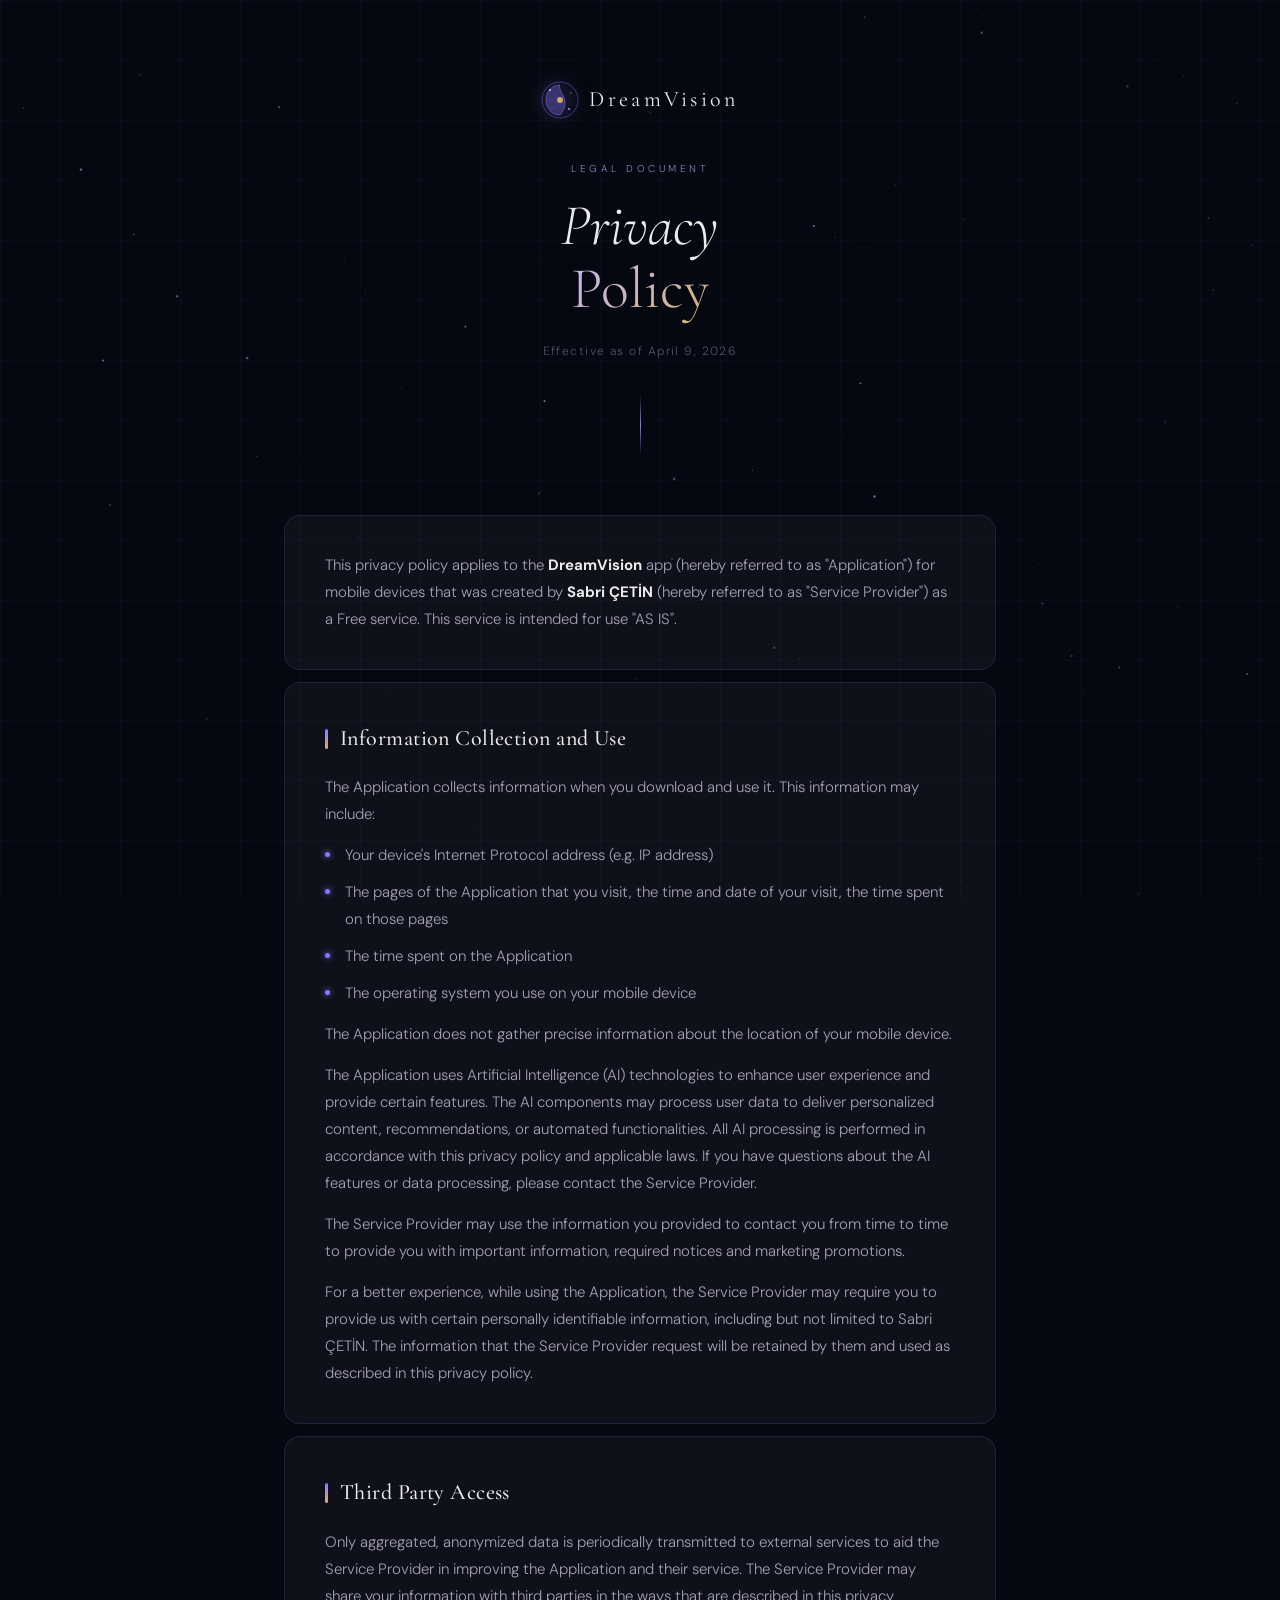
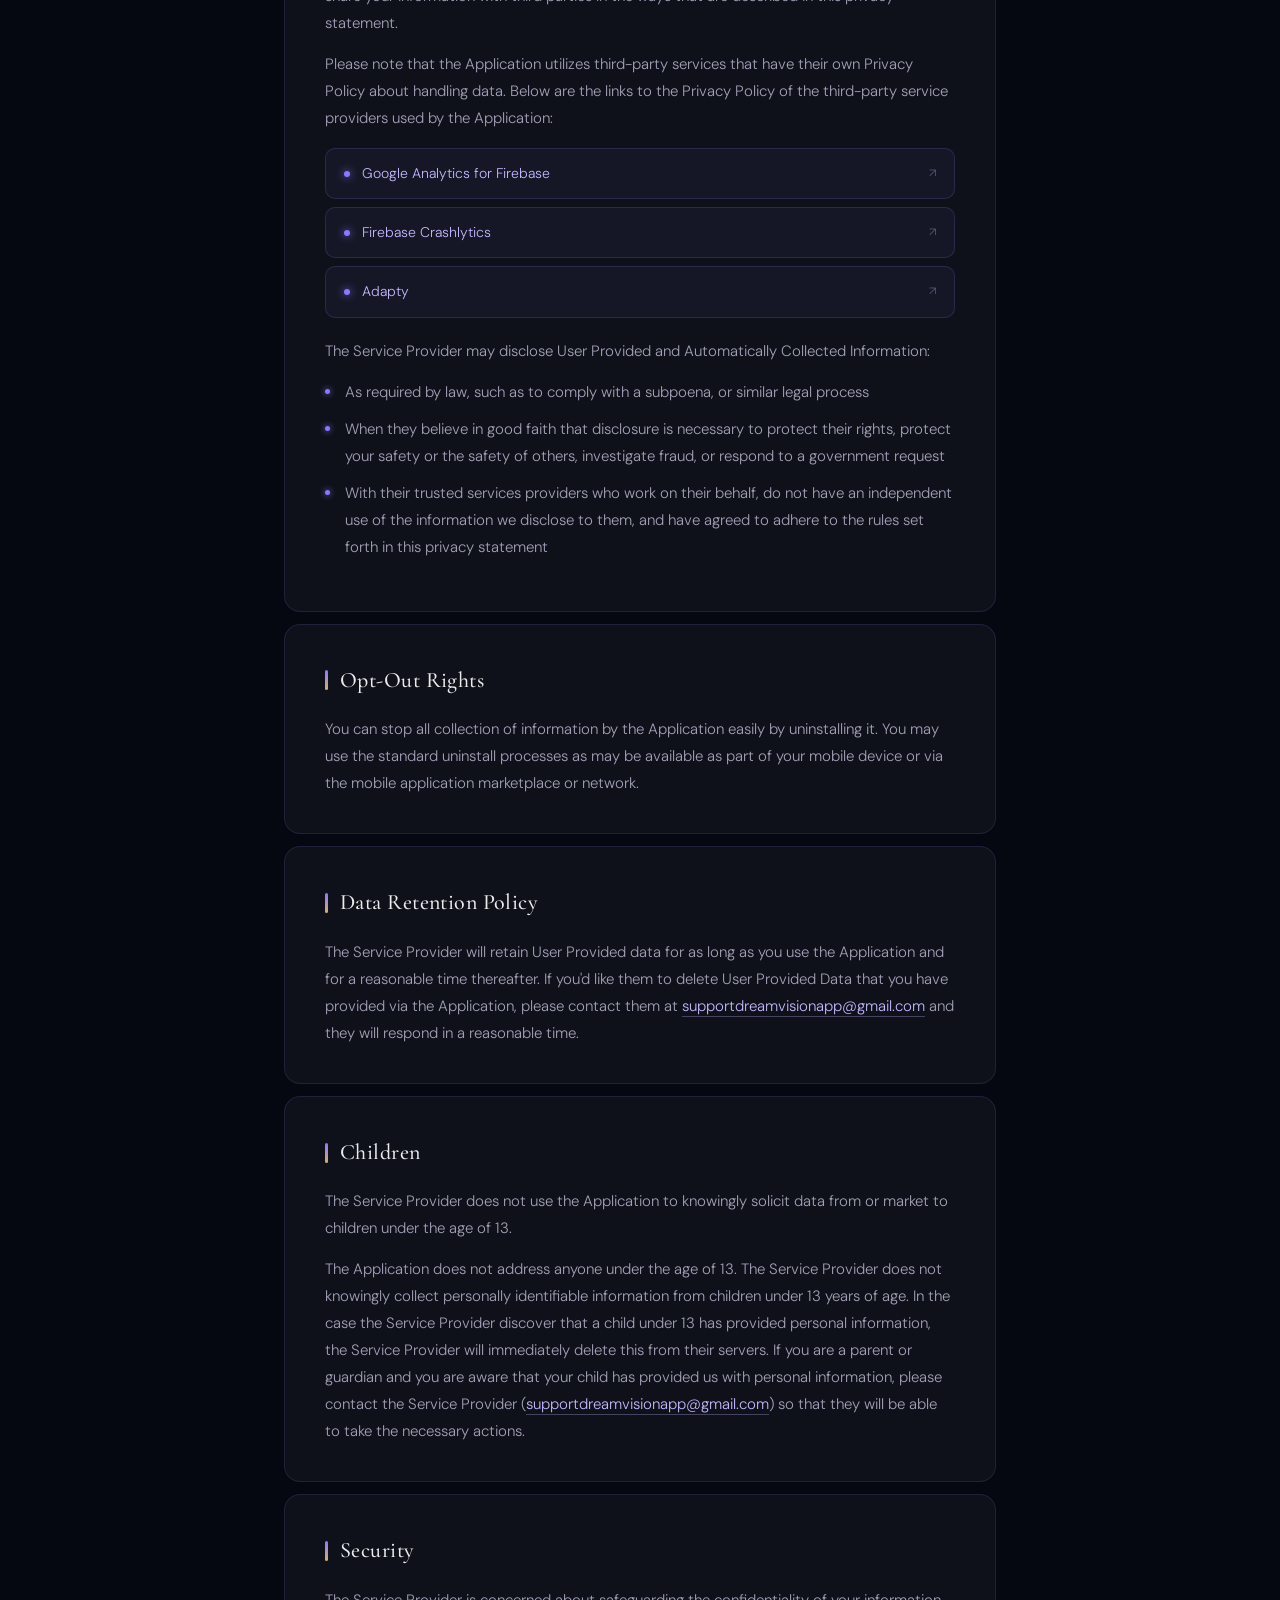
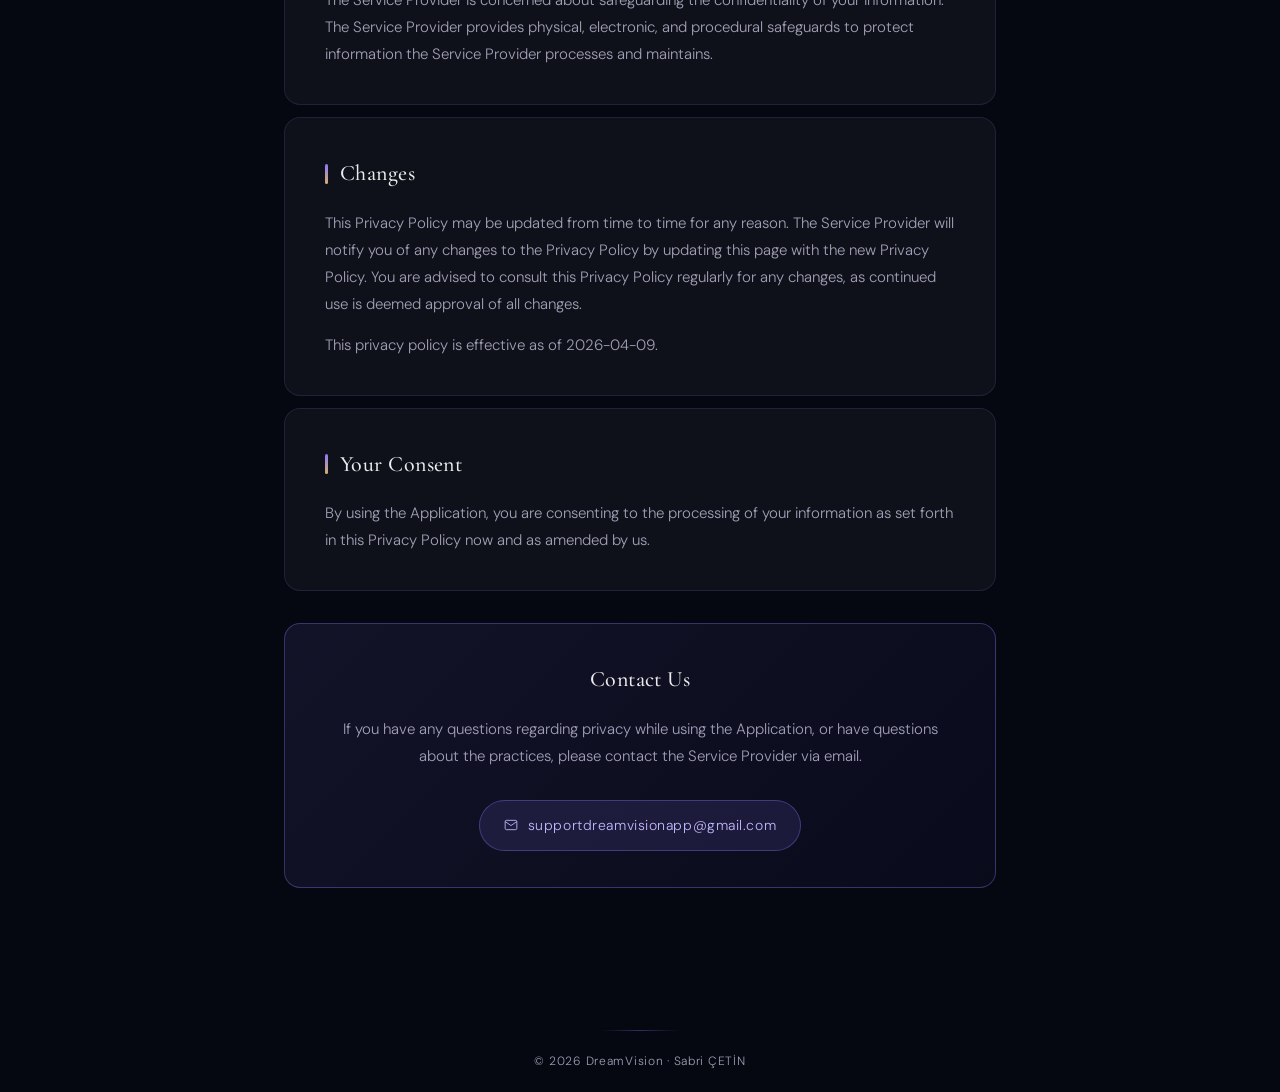
<file: Privacy&Policy.html>
<!DOCTYPE html>
<html lang="en">
<head>
  <meta charset="utf-8">
  <meta name="viewport" content="width=device-width, initial-scale=1.0">
  <title>Privacy Policy — DreamVision</title>
  <link href="https://fonts.googleapis.com/css2?family=Cormorant+Garamond:ital,wght@0,300;0,400;0,500;1,300;1,400&family=DM+Sans:wght@300;400;500&display=swap" rel="stylesheet">
  <style>
    :root {
      --bg-deep:      #050810;
      --surface:      rgba(255,255,255,0.04);
      --border:       rgba(139,120,255,0.15);
      --border-glow:  rgba(139,120,255,0.35);
      --accent:       #8b78ff;
      --accent-soft:  #c3b8ff;
      --gold:         #d4af6e;
      --text-primary: rgba(255,255,255,0.92);
      --text-body:    rgba(220,215,245,0.72);
      --text-muted:   rgba(180,170,220,0.45);
    }
    *, *::before, *::after { box-sizing: border-box; margin: 0; padding: 0; }
    html { scroll-behavior: smooth; }
    body { font-family: 'DM Sans', sans-serif; background: var(--bg-deep); color: var(--text-body); line-height: 1.8; font-size: 15px; font-weight: 300; overflow-x: hidden; }

    #cosmos { position: fixed; inset: 0; pointer-events: none; z-index: 0; overflow: hidden; }
    .nebula { position: absolute; border-radius: 50%; filter: blur(80px); opacity: 0; animation: nebulaFloat 18s ease-in-out infinite; }
    .nebula-1 { width:600px; height:600px; background:radial-gradient(circle,rgba(100,60,220,.25) 0%,transparent 70%); top:-200px; left:-100px; animation-delay:0s; }
    .nebula-2 { width:500px; height:500px; background:radial-gradient(circle,rgba(60,100,200,.2) 0%,transparent 70%); top:40%; right:-150px; animation-delay:-6s; }
    .nebula-3 { width:400px; height:400px; background:radial-gradient(circle,rgba(180,100,220,.15) 0%,transparent 70%); bottom:-100px; left:30%; animation-delay:-12s; }
    @keyframes nebulaFloat { 0%,100%{opacity:.6;transform:scale(1) translateY(0)} 50%{opacity:1;transform:scale(1.1) translateY(-30px)} }
    canvas#stars { position:absolute; inset:0; opacity:.6; }
    .grid-lines { position:fixed; inset:0; pointer-events:none; z-index:0; background-image:linear-gradient(rgba(139,120,255,.04) 1px,transparent 1px),linear-gradient(90deg,rgba(139,120,255,.04) 1px,transparent 1px); background-size:60px 60px; }

    .container { position:relative; z-index:2; max-width:760px; margin:0 auto; padding:0 24px 100px; }

    header { position:relative; z-index:2; text-align:center; padding:80px 0 60px; }
    .logo-mark { display:inline-flex; align-items:center; gap:10px; margin-bottom:40px; }
    .logo-icon { width:38px; height:38px; }
    .logo-icon svg { width:100%; height:100%; filter:drop-shadow(0 0 10px rgba(139,120,255,.8)); }
    .logo-text { font-family:'Cormorant Garamond',serif; font-size:22px; font-weight:400; letter-spacing:.15em; color:var(--text-primary); }
    .header-eyebrow { font-size:10px; letter-spacing:.35em; text-transform:uppercase; color:var(--accent-soft); opacity:.7; margin-bottom:16px; }
    header h1 { font-family:'Cormorant Garamond',serif; font-size:clamp(36px,7vw,58px); font-weight:300; font-style:italic; color:var(--text-primary); line-height:1.1; margin-bottom:20px; }
    header h1 em { font-style:normal; background:linear-gradient(135deg,var(--accent-soft) 0%,var(--gold) 100%); -webkit-background-clip:text; -webkit-text-fill-color:transparent; background-clip:text; }
    .header-date { font-size:12px; letter-spacing:.12em; color:var(--text-muted); }
    .header-line { display:block; width:1px; height:60px; background:linear-gradient(to bottom,transparent,var(--accent),transparent); margin:32px auto 0; }

    .section { margin-bottom:2px; opacity:0; transform:translateY(24px); animation:fadeUp .7s ease forwards; }
    @keyframes fadeUp { to { opacity:1; transform:translateY(0); } }
    .section:nth-child(1){animation-delay:.08s} .section:nth-child(2){animation-delay:.15s}
    .section:nth-child(3){animation-delay:.22s} .section:nth-child(4){animation-delay:.29s}
    .section:nth-child(5){animation-delay:.36s} .section:nth-child(6){animation-delay:.43s}
    .section:nth-child(7){animation-delay:.50s} .section:nth-child(8){animation-delay:.57s}
    .section:nth-child(9){animation-delay:.64s} .section:nth-child(10){animation-delay:.71s}
    .section:nth-child(11){animation-delay:.78s}

    .section-inner { background:var(--surface); border:1px solid var(--border); border-radius:16px; padding:36px 40px; margin-bottom:12px; backdrop-filter:blur(12px); -webkit-backdrop-filter:blur(12px); transition:border-color .4s,box-shadow .4s; }
    .section-inner:hover { border-color:var(--border-glow); box-shadow:0 0 40px rgba(139,120,255,.08),inset 0 0 40px rgba(139,120,255,.03); }

    h2 { font-family:'Cormorant Garamond',serif; font-size:22px; font-weight:500; color:var(--text-primary); letter-spacing:.02em; margin-bottom:16px; display:flex; align-items:center; gap:12px; }
    h2::before { content:''; display:block; width:3px; height:20px; background:linear-gradient(to bottom,var(--accent),var(--gold)); border-radius:2px; flex-shrink:0; }

    p { color:var(--text-body); margin-bottom:14px; }
    p:last-child { margin-bottom:0; }

    ul { list-style:none; padding:0; margin:14px 0; }
    ul li { position:relative; padding-left:20px; margin-bottom:10px; color:var(--text-body); }
    ul li::before { content:''; position:absolute; left:0; top:10px; width:5px; height:5px; border-radius:50%; background:var(--accent); box-shadow:0 0 6px var(--accent); }

    a { color:var(--accent-soft); text-decoration:none; border-bottom:1px solid rgba(195,184,255,.3); transition:color .2s,border-color .2s; }
    a:hover { color:#fff; border-color:rgba(255,255,255,.6); }

    .provider-list { display:flex; flex-direction:column; gap:8px; margin-top:16px; }
    .provider-pill { display:flex; align-items:center; gap:12px; background:rgba(139,120,255,.06); border:1px solid rgba(139,120,255,.18); border-radius:10px; padding:12px 18px; text-decoration:none; border-bottom:1px solid rgba(139,120,255,.18); transition:background .3s,border-color .3s,transform .2s; color:var(--accent-soft); font-size:14px; }
    .provider-pill:hover { background:rgba(139,120,255,.12); border-color:var(--accent); transform:translateX(4px); color:#fff; }
    .provider-pill .pill-dot { width:6px; height:6px; border-radius:50%; background:var(--accent); box-shadow:0 0 8px var(--accent); flex-shrink:0; }
    .provider-pill .pill-arrow { margin-left:auto; opacity:.4; font-size:12px; }

    .contact-card { background:linear-gradient(135deg,rgba(139,120,255,.1),rgba(100,60,220,.05)); border:1px solid var(--border-glow); border-radius:16px; padding:36px 40px; text-align:center; margin-top:32px; }
    .contact-card h2 { justify-content:center; }
    .contact-card h2::before { display:none; }
    .email-badge { display:inline-flex; align-items:center; gap:10px; background:rgba(139,120,255,.12); border:1px solid var(--border-glow); border-radius:50px; padding:12px 24px; margin-top:16px; color:var(--accent-soft); font-size:14px; letter-spacing:.04em; text-decoration:none; border-bottom:1px solid var(--border-glow); transition:all .3s; }
    .email-badge:hover { background:rgba(139,120,255,.22); color:#fff; box-shadow:0 0 24px rgba(139,120,255,.25); transform:translateY(-2px); }

    footer { position:relative; z-index:2; text-align:center; padding:40px 0 20px; font-size:12px; color:var(--text-muted); letter-spacing:.06em; }
    .footer-divider { width:80px; height:1px; background:linear-gradient(to right,transparent,var(--border-glow),transparent); margin:0 auto 20px; }

    .scroll-progress { position:fixed; top:0; left:0; height:2px; background:linear-gradient(to right,var(--accent),var(--gold)); width:0%; z-index:100; transition:width .1s linear; box-shadow:0 0 8px var(--accent); }

    @media(max-width:600px){ .section-inner{padding:24px 20px} header{padding:60px 0 40px} }
  </style>
</head>
<body>

<div class="scroll-progress" id="scrollProgress"></div>
<div id="cosmos">
  <canvas id="stars"></canvas>
  <div class="nebula nebula-1"></div>
  <div class="nebula nebula-2"></div>
  <div class="nebula nebula-3"></div>
</div>
<div class="grid-lines"></div>

<header>
  <div class="logo-mark">
    <div class="logo-icon">
      <svg viewBox="0 0 38 38" fill="none" xmlns="http://www.w3.org/2000/svg">
        <circle cx="19" cy="19" r="18" stroke="rgba(139,120,255,0.5)" stroke-width="0.8"/>
        <path d="M19 4 C11 4 5 10 5 19 C5 28 11 34 19 34 C19 34 24 29 24 22 C24 16 20 12 19 8 C18 4 19 4 19 4Z" fill="rgba(139,120,255,0.3)" stroke="rgba(139,120,255,0.8)" stroke-width="0.6"/>
        <circle cx="19" cy="19" r="3" fill="rgba(212,175,110,0.9)"/>
        <circle cx="19" cy="19" r="1.5" fill="#d4af6e"/>
        <circle cx="9" cy="9" r="1" fill="rgba(255,255,255,0.7)"/>
        <circle cx="30" cy="12" r="0.7" fill="rgba(255,255,255,0.5)"/>
        <circle cx="28" cy="28" r="1" fill="rgba(255,255,255,0.6)"/>
        <circle cx="11" cy="27" r="0.6" fill="rgba(255,255,255,0.4)"/>
      </svg>
    </div>
    <span class="logo-text">DreamVision</span>
  </div>
  <p class="header-eyebrow">Legal Document</p>
  <h1>Privacy<br><em>Policy</em></h1>
  <p class="header-date">Effective as of April 9, 2026</p>
  <span class="header-line"></span>
</header>

<div class="container">

  <div class="section">
    <div class="section-inner">
      <p>This privacy policy applies to the <strong style="color:var(--text-primary)">DreamVision</strong> app (hereby referred to as "Application") for mobile devices that was created by <strong style="color:var(--text-primary)">Sabri ÇETİN</strong> (hereby referred to as "Service Provider") as a Free service. This service is intended for use "AS IS".</p>
    </div>
  </div>

  <div class="section">
    <div class="section-inner">
      <h2>Information Collection and Use</h2>
      <p>The Application collects information when you download and use it. This information may include:</p>
      <ul>
        <li>Your device's Internet Protocol address (e.g. IP address)</li>
        <li>The pages of the Application that you visit, the time and date of your visit, the time spent on those pages</li>
        <li>The time spent on the Application</li>
        <li>The operating system you use on your mobile device</li>
      </ul>
      <p>The Application does not gather precise information about the location of your mobile device.</p>
      <p>The Application uses Artificial Intelligence (AI) technologies to enhance user experience and provide certain features. The AI components may process user data to deliver personalized content, recommendations, or automated functionalities. All AI processing is performed in accordance with this privacy policy and applicable laws. If you have questions about the AI features or data processing, please contact the Service Provider.</p>
      <p>The Service Provider may use the information you provided to contact you from time to time to provide you with important information, required notices and marketing promotions.</p>
      <p>For a better experience, while using the Application, the Service Provider may require you to provide us with certain personally identifiable information, including but not limited to Sabri ÇETİN. The information that the Service Provider request will be retained by them and used as described in this privacy policy.</p>
    </div>
  </div>

  <div class="section">
    <div class="section-inner">
      <h2>Third Party Access</h2>
      <p>Only aggregated, anonymized data is periodically transmitted to external services to aid the Service Provider in improving the Application and their service. The Service Provider may share your information with third parties in the ways that are described in this privacy statement.</p>
      <p>Please note that the Application utilizes third-party services that have their own Privacy Policy about handling data. Below are the links to the Privacy Policy of the third-party service providers used by the Application:</p>
      <div class="provider-list">
        <a href="https://firebase.google.com/support/privacy" target="_blank" rel="noopener noreferrer" class="provider-pill">
          <span class="pill-dot"></span>Google Analytics for Firebase<span class="pill-arrow">↗</span>
        </a>
        <a href="https://firebase.google.com/support/privacy/" target="_blank" rel="noopener noreferrer" class="provider-pill">
          <span class="pill-dot"></span>Firebase Crashlytics<span class="pill-arrow">↗</span>
        </a>
        <a href="https://adapty.io/privacy" target="_blank" rel="noopener noreferrer" class="provider-pill">
          <span class="pill-dot"></span>Adapty<span class="pill-arrow">↗</span>
        </a>
      </div>
      <p style="margin-top:20px">The Service Provider may disclose User Provided and Automatically Collected Information:</p>
      <ul>
        <li>As required by law, such as to comply with a subpoena, or similar legal process</li>
        <li>When they believe in good faith that disclosure is necessary to protect their rights, protect your safety or the safety of others, investigate fraud, or respond to a government request</li>
        <li>With their trusted services providers who work on their behalf, do not have an independent use of the information we disclose to them, and have agreed to adhere to the rules set forth in this privacy statement</li>
      </ul>
    </div>
  </div>

  <div class="section">
    <div class="section-inner">
      <h2>Opt-Out Rights</h2>
      <p>You can stop all collection of information by the Application easily by uninstalling it. You may use the standard uninstall processes as may be available as part of your mobile device or via the mobile application marketplace or network.</p>
    </div>
  </div>

  <div class="section">
    <div class="section-inner">
      <h2>Data Retention Policy</h2>
      <p>The Service Provider will retain User Provided data for as long as you use the Application and for a reasonable time thereafter. If you'd like them to delete User Provided Data that you have provided via the Application, please contact them at <a href="mailto:supportdreamvisionapp@gmail.com">supportdreamvisionapp@gmail.com</a> and they will respond in a reasonable time.</p>
    </div>
  </div>

  <div class="section">
    <div class="section-inner">
      <h2>Children</h2>
      <p>The Service Provider does not use the Application to knowingly solicit data from or market to children under the age of 13.</p>
      <p>The Application does not address anyone under the age of 13. The Service Provider does not knowingly collect personally identifiable information from children under 13 years of age. In the case the Service Provider discover that a child under 13 has provided personal information, the Service Provider will immediately delete this from their servers. If you are a parent or guardian and you are aware that your child has provided us with personal information, please contact the Service Provider (<a href="mailto:supportdreamvisionapp@gmail.com">supportdreamvisionapp@gmail.com</a>) so that they will be able to take the necessary actions.</p>
    </div>
  </div>

  <div class="section">
    <div class="section-inner">
      <h2>Security</h2>
      <p>The Service Provider is concerned about safeguarding the confidentiality of your information. The Service Provider provides physical, electronic, and procedural safeguards to protect information the Service Provider processes and maintains.</p>
    </div>
  </div>

  <div class="section">
    <div class="section-inner">
      <h2>Changes</h2>
      <p>This Privacy Policy may be updated from time to time for any reason. The Service Provider will notify you of any changes to the Privacy Policy by updating this page with the new Privacy Policy. You are advised to consult this Privacy Policy regularly for any changes, as continued use is deemed approval of all changes.</p>
      <p>This privacy policy is effective as of 2026-04-09.</p>
    </div>
  </div>

  <div class="section">
    <div class="section-inner">
      <h2>Your Consent</h2>
      <p>By using the Application, you are consenting to the processing of your information as set forth in this Privacy Policy now and as amended by us.</p>
    </div>
  </div>

  <div class="section">
    <div class="contact-card">
      <h2>Contact Us</h2>
      <p>If you have any questions regarding privacy while using the Application, or have questions about the practices, please contact the Service Provider via email.</p>
      <a href="mailto:supportdreamvisionapp@gmail.com" class="email-badge">
        <svg width="14" height="14" viewBox="0 0 24 24" fill="none" stroke="currentColor" stroke-width="1.5">
          <path d="M4 4h16c1.1 0 2 .9 2 2v12c0 1.1-.9 2-2 2H4c-1.1 0-2-.9-2-2V6c0-1.1.9-2 2-2z"/>
          <polyline points="22,6 12,13 2,6"/>
        </svg>
        supportdreamvisionapp@gmail.com
      </a>
    </div>
  </div>

</div>

<footer>
  <div class="footer-divider"></div>
  <p>© 2026 DreamVision · Sabri ÇETİN</p>
</footer>

<script>
  const canvas = document.getElementById('stars');
  const ctx = canvas.getContext('2d');
  function resize(){ canvas.width=window.innerWidth; canvas.height=window.innerHeight; }
  resize(); window.addEventListener('resize', resize);
  const stars = Array.from({length:160},()=>({
    x:Math.random()*window.innerWidth, y:Math.random()*window.innerHeight,
    r:Math.random()*1.2+0.2, a:Math.random(),
    speed:Math.random()*0.005+0.002, phase:Math.random()*Math.PI*2
  }));
  function draw(t){
    ctx.clearRect(0,0,canvas.width,canvas.height);
    stars.forEach(s=>{
      const alpha=s.a*(0.5+0.5*Math.sin(t*s.speed+s.phase));
      ctx.beginPath(); ctx.arc(s.x,s.y,s.r,0,Math.PI*2);
      ctx.fillStyle=`rgba(200,190,255,${alpha})`; ctx.fill();
    });
    requestAnimationFrame(draw);
  }
  draw(0);
  window.addEventListener('scroll',()=>{
    const pct=(window.scrollY/(document.body.scrollHeight-window.innerHeight))*100;
    document.getElementById('scrollProgress').style.width=pct+'%';
  });
</script>
</body>
</html>
</file>
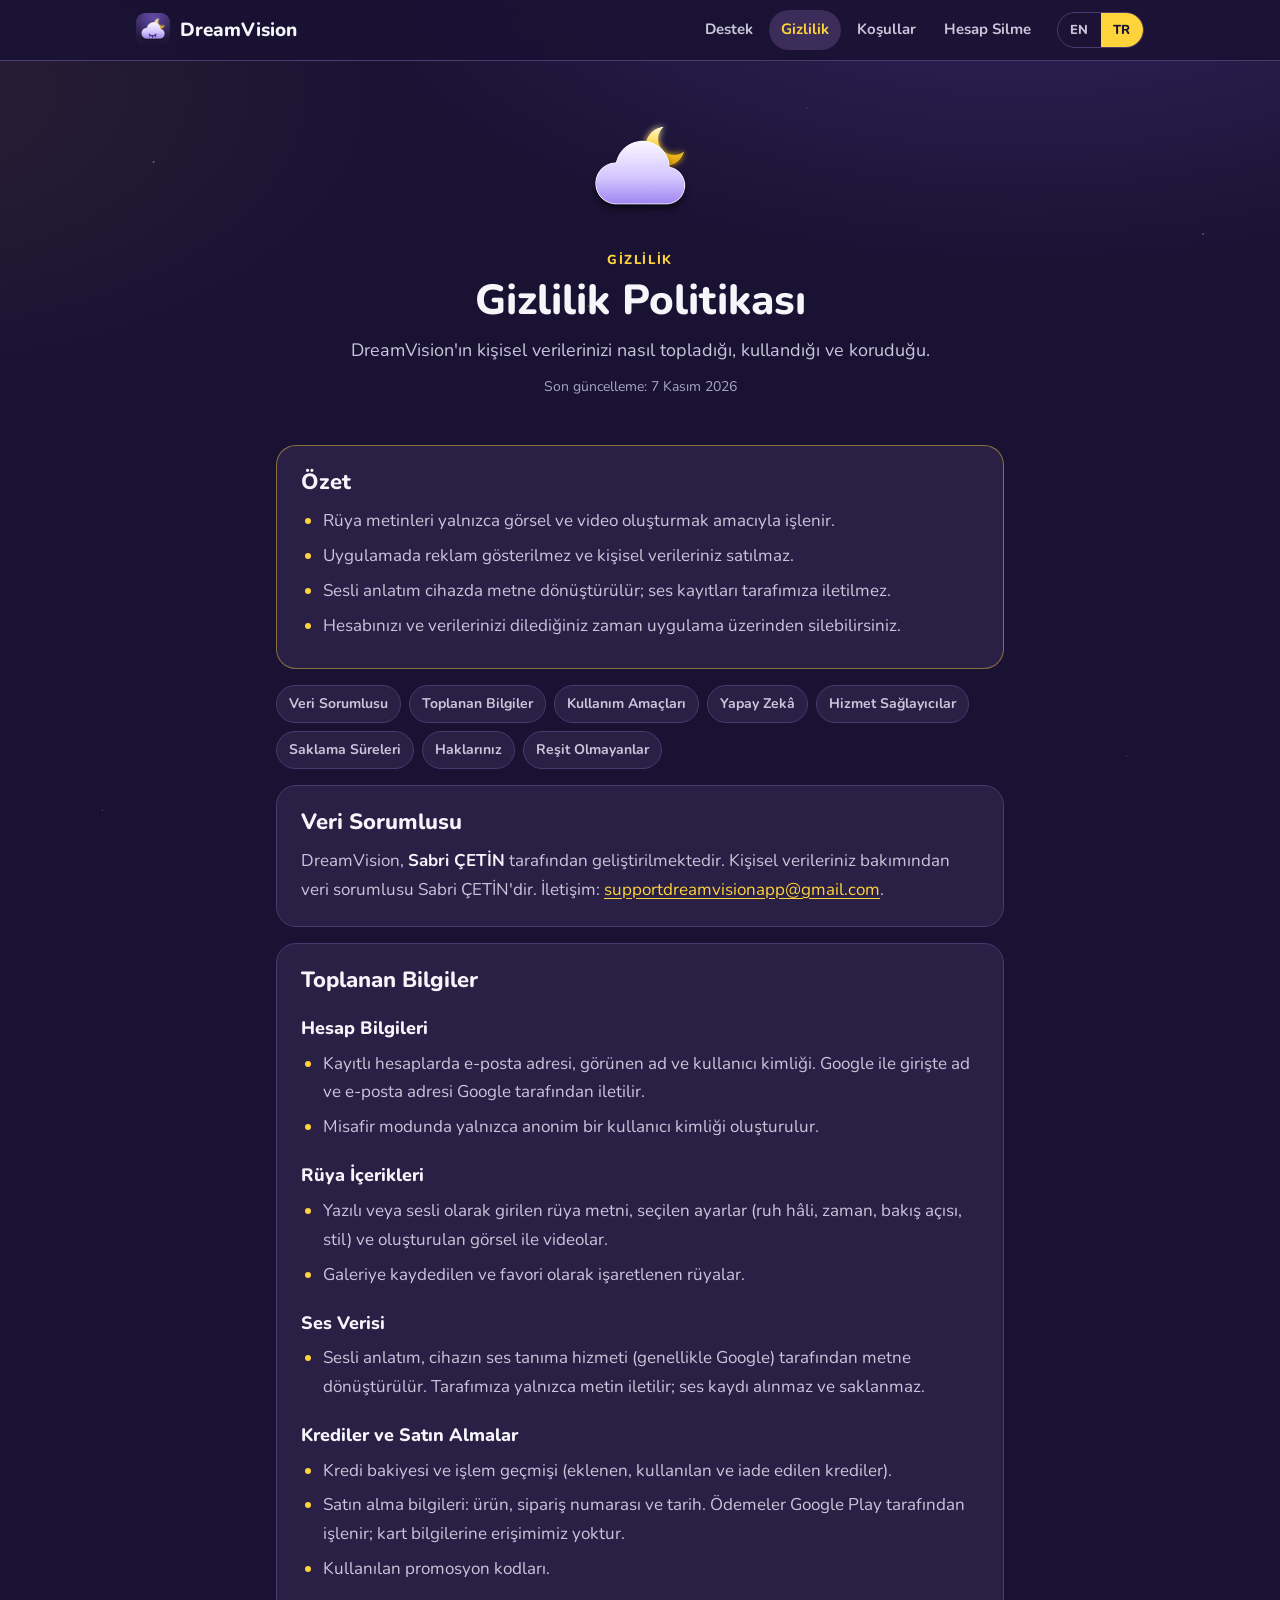
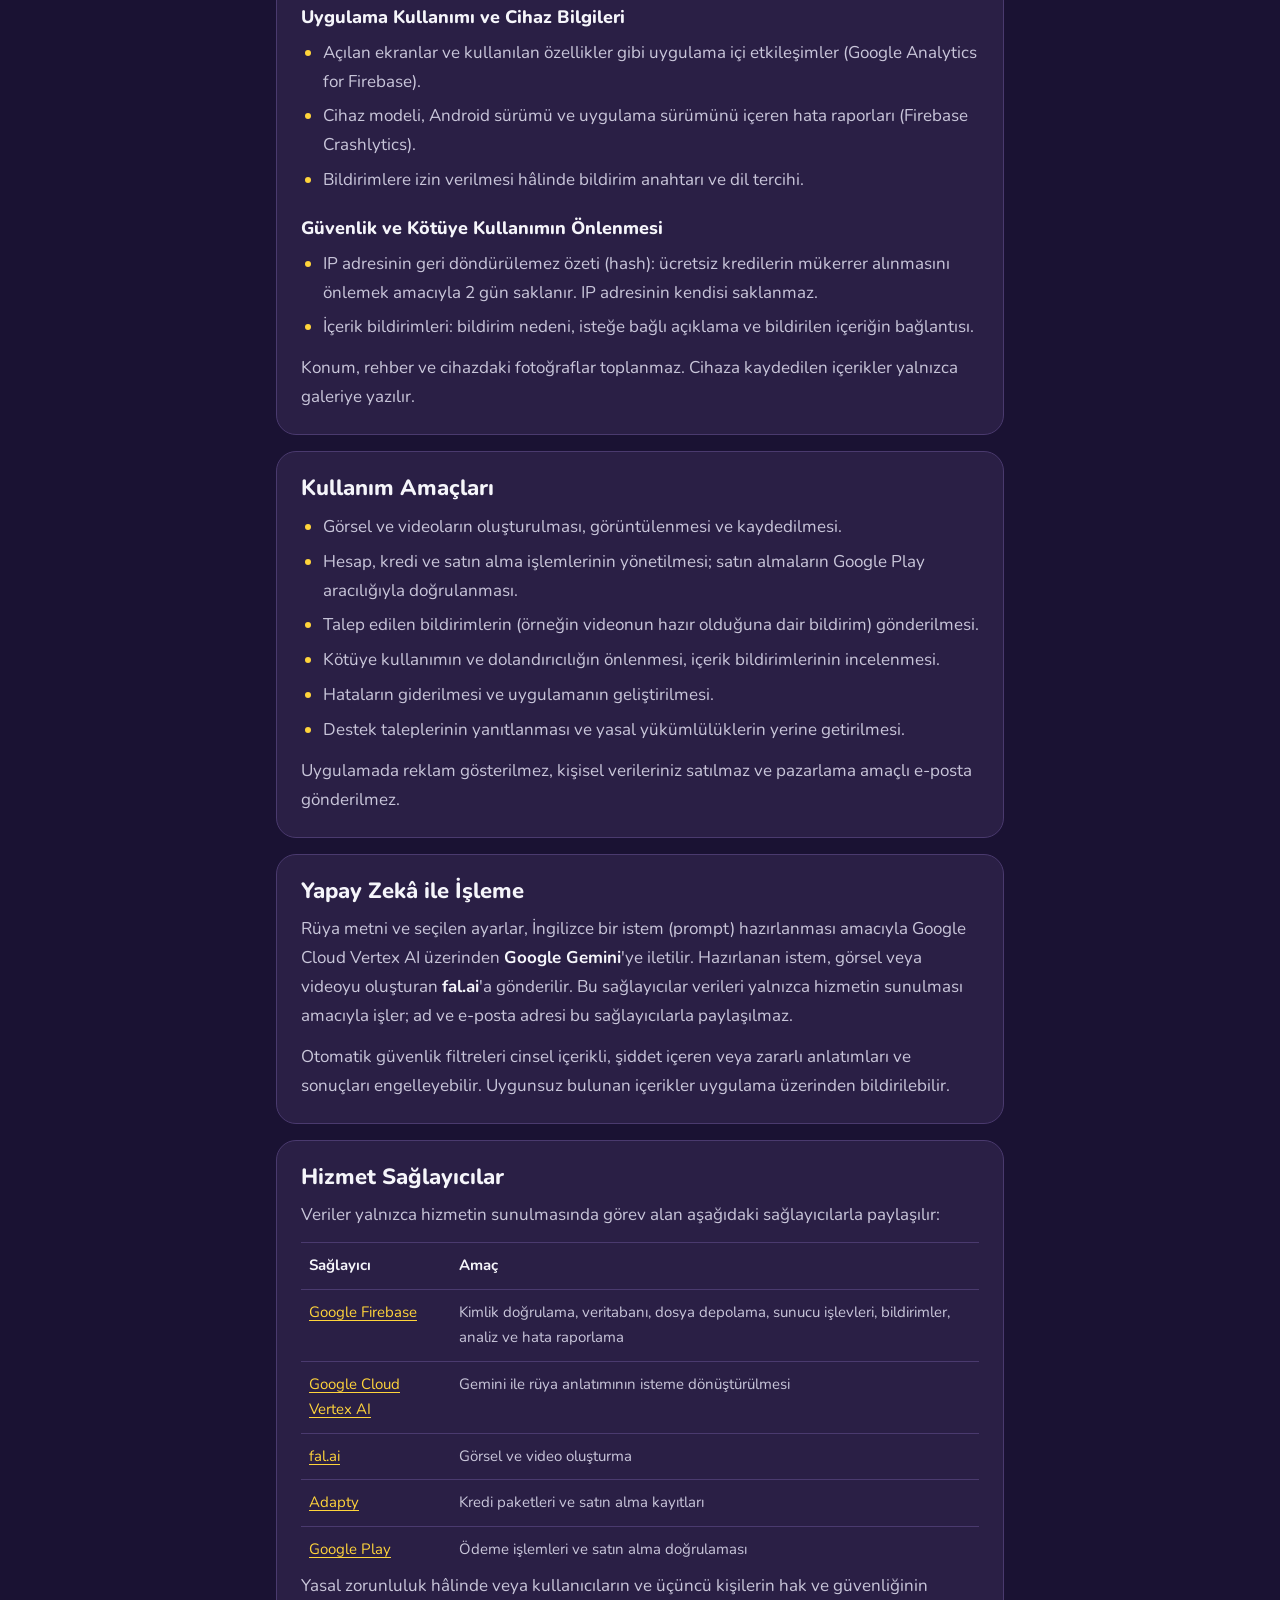
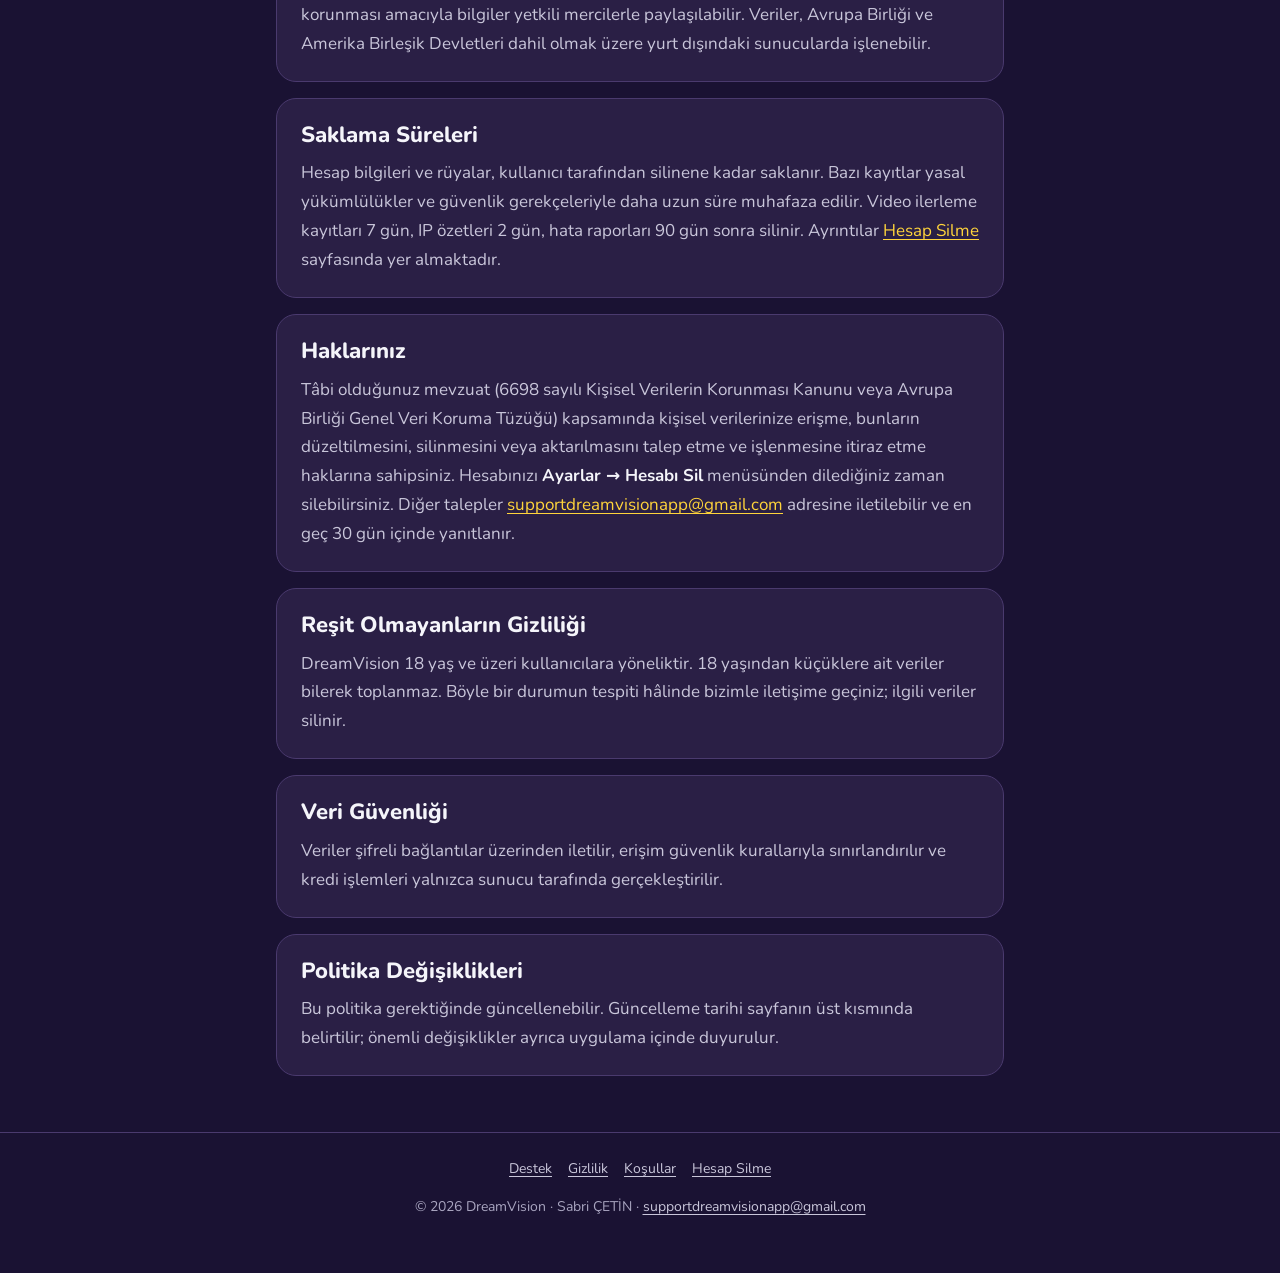
<file: privacy-policy-tr.html>
<!DOCTYPE html>
<html lang="tr">
<head>
  <meta charset="UTF-8">
  <meta name="viewport" content="width=device-width, initial-scale=1">
  <title>Gizlilik Politikası — DreamVision</title>
  <meta name="description" content="DreamVision Android uygulamasının kişisel verileri nasıl topladığı, kullandığı ve koruduğu.">
  <meta name="theme-color" content="#1A1233">
  <link rel="canonical" href="https://sabricetin.github.io/privacy-policy/privacy-policy-tr.html">
  <link rel="alternate" hreflang="en" href="https://sabricetin.github.io/privacy-policy/privacy-policy.html">
  <link rel="alternate" hreflang="tr" href="https://sabricetin.github.io/privacy-policy/privacy-policy-tr.html">
  <link rel="alternate" hreflang="x-default" href="https://sabricetin.github.io/privacy-policy/privacy-policy.html">
  <link rel="icon" href="assets/icon.png">
  <link rel="preconnect" href="https://fonts.googleapis.com">
  <link rel="preconnect" href="https://fonts.gstatic.com" crossorigin>
  <link href="https://fonts.googleapis.com/css2?family=Nunito:wght@400;600;700;800&display=swap" rel="stylesheet">
  <link rel="stylesheet" href="assets/site.css">
  <script src="assets/site.js" defer></script>
</head>
<body>
<a class="skip" href="#main">İçeriğe geç</a>
<header class="topbar">
  <div class="topbar-inner">
    <a class="brand" href="index-tr.html"><img src="assets/icon.png" alt="" width="34" height="34">DreamVision</a>
    <nav class="nav" aria-label="Sayfalar">
      <a href="index-tr.html">Destek</a>
      <a href="privacy-policy-tr.html" aria-current="page">Gizlilik</a>
      <a href="terms-conditions-tr.html">Koşullar</a>
      <a href="delete-account-tr.html">Hesap Silme</a>
    </nav>
    <div class="lang" role="group" aria-label="Dil"><a href="privacy-policy.html" hreflang="en" lang="en" data-set-lang="en">EN</a><a href="privacy-policy-tr.html" hreflang="tr" lang="tr" data-set-lang="tr" aria-current="true">TR</a></div>
  </div>
</header>
<main id="main">
  <div class="hero">
    <div class="mascot" aria-hidden="true"><img src="assets/moon.png" class="moon" alt=""><img src="assets/cloud.png" alt=""></div>
    <p class="eyebrow">Gizlilik</p>
    <h1>Gizlilik Politikası</h1>
    <p class="lead">DreamVision'ın kişisel verilerinizi nasıl topladığı, kullandığı ve koruduğu.</p>
    <p class="updated">Son güncelleme: 7 Kasım 2026</p>
  </div>
  <div class="content">
<section class="card summary">
  <h2>Özet</h2>
  <ul>
    <li>Rüya metinleri yalnızca görsel ve video oluşturmak amacıyla işlenir.</li>
    <li>Uygulamada reklam gösterilmez ve kişisel verileriniz satılmaz.</li>
    <li>Sesli anlatım cihazda metne dönüştürülür; ses kayıtları tarafımıza iletilmez.</li>
    <li>Hesabınızı ve verilerinizi dilediğiniz zaman uygulama üzerinden silebilirsiniz.</li>
  </ul>
</section>

<ul class="toc">
  <li><a href="#who">Veri Sorumlusu</a></li><li><a href="#collect">Toplanan Bilgiler</a></li>
  <li><a href="#use">Kullanım Amaçları</a></li><li><a href="#ai">Yapay Zekâ</a></li>
  <li><a href="#share">Hizmet Sağlayıcılar</a></li><li><a href="#keep">Saklama Süreleri</a></li>
  <li><a href="#rights">Haklarınız</a></li><li><a href="#children">Reşit Olmayanlar</a></li>
</ul>

<section class="card" id="who">
  <h2>Veri Sorumlusu</h2>
  <p>DreamVision, <strong>Sabri ÇETİN</strong> tarafından geliştirilmektedir. Kişisel verileriniz bakımından veri sorumlusu Sabri ÇETİN'dir. İletişim: <a href="mailto:supportdreamvisionapp@gmail.com">supportdreamvisionapp@gmail.com</a>.</p>
</section>

<section class="card" id="collect">
  <h2>Toplanan Bilgiler</h2>
  <h3>Hesap Bilgileri</h3>
  <ul>
    <li>Kayıtlı hesaplarda e-posta adresi, görünen ad ve kullanıcı kimliği. Google ile girişte ad ve e-posta adresi Google tarafından iletilir.</li>
    <li>Misafir modunda yalnızca anonim bir kullanıcı kimliği oluşturulur.</li>
  </ul>
  <h3>Rüya İçerikleri</h3>
  <ul>
    <li>Yazılı veya sesli olarak girilen rüya metni, seçilen ayarlar (ruh hâli, zaman, bakış açısı, stil) ve oluşturulan görsel ile videolar.</li>
    <li>Galeriye kaydedilen ve favori olarak işaretlenen rüyalar.</li>
  </ul>
  <h3>Ses Verisi</h3>
  <ul>
    <li>Sesli anlatım, cihazın ses tanıma hizmeti (genellikle Google) tarafından metne dönüştürülür. Tarafımıza yalnızca metin iletilir; ses kaydı alınmaz ve saklanmaz.</li>
  </ul>
  <h3>Krediler ve Satın Almalar</h3>
  <ul>
    <li>Kredi bakiyesi ve işlem geçmişi (eklenen, kullanılan ve iade edilen krediler).</li>
    <li>Satın alma bilgileri: ürün, sipariş numarası ve tarih. Ödemeler Google Play tarafından işlenir; kart bilgilerine erişimimiz yoktur.</li>
    <li>Kullanılan promosyon kodları.</li>
  </ul>
  <h3>Uygulama Kullanımı ve Cihaz Bilgileri</h3>
  <ul>
    <li>Açılan ekranlar ve kullanılan özellikler gibi uygulama içi etkileşimler (Google Analytics for Firebase).</li>
    <li>Cihaz modeli, Android sürümü ve uygulama sürümünü içeren hata raporları (Firebase Crashlytics).</li>
    <li>Bildirimlere izin verilmesi hâlinde bildirim anahtarı ve dil tercihi.</li>
  </ul>
  <h3>Güvenlik ve Kötüye Kullanımın Önlenmesi</h3>
  <ul>
    <li>IP adresinin geri döndürülemez özeti (hash): ücretsiz kredilerin mükerrer alınmasını önlemek amacıyla 2 gün saklanır. IP adresinin kendisi saklanmaz.</li>
    <li>İçerik bildirimleri: bildirim nedeni, isteğe bağlı açıklama ve bildirilen içeriğin bağlantısı.</li>
  </ul>
  <p>Konum, rehber ve cihazdaki fotoğraflar toplanmaz. Cihaza kaydedilen içerikler yalnızca galeriye yazılır.</p>
</section>

<section class="card" id="use">
  <h2>Kullanım Amaçları</h2>
  <ul>
    <li>Görsel ve videoların oluşturulması, görüntülenmesi ve kaydedilmesi.</li>
    <li>Hesap, kredi ve satın alma işlemlerinin yönetilmesi; satın almaların Google Play aracılığıyla doğrulanması.</li>
    <li>Talep edilen bildirimlerin (örneğin videonun hazır olduğuna dair bildirim) gönderilmesi.</li>
    <li>Kötüye kullanımın ve dolandırıcılığın önlenmesi, içerik bildirimlerinin incelenmesi.</li>
    <li>Hataların giderilmesi ve uygulamanın geliştirilmesi.</li>
    <li>Destek taleplerinin yanıtlanması ve yasal yükümlülüklerin yerine getirilmesi.</li>
  </ul>
  <p>Uygulamada reklam gösterilmez, kişisel verileriniz satılmaz ve pazarlama amaçlı e-posta gönderilmez.</p>
</section>

<section class="card" id="ai">
  <h2>Yapay Zekâ ile İşleme</h2>
  <p>Rüya metni ve seçilen ayarlar, İngilizce bir istem (prompt) hazırlanması amacıyla Google Cloud Vertex AI üzerinden <strong>Google Gemini</strong>'ye iletilir. Hazırlanan istem, görsel veya videoyu oluşturan <strong>fal.ai</strong>'a gönderilir. Bu sağlayıcılar verileri yalnızca hizmetin sunulması amacıyla işler; ad ve e-posta adresi bu sağlayıcılarla paylaşılmaz.</p>
  <p>Otomatik güvenlik filtreleri cinsel içerikli, şiddet içeren veya zararlı anlatımları ve sonuçları engelleyebilir. Uygunsuz bulunan içerikler uygulama üzerinden bildirilebilir.</p>
</section>

<section class="card" id="share">
  <h2>Hizmet Sağlayıcılar</h2>
  <p>Veriler yalnızca hizmetin sunulmasında görev alan aşağıdaki sağlayıcılarla paylaşılır:</p>
  <table class="table">
    <thead><tr><th>Sağlayıcı</th><th>Amaç</th></tr></thead>
    <tbody>
      <tr><td><a href="https://firebase.google.com/support/privacy">Google Firebase</a></td><td>Kimlik doğrulama, veritabanı, dosya depolama, sunucu işlevleri, bildirimler, analiz ve hata raporlama</td></tr>
      <tr><td><a href="https://cloud.google.com/terms/cloud-privacy-notice">Google Cloud Vertex AI</a></td><td>Gemini ile rüya anlatımının isteme dönüştürülmesi</td></tr>
      <tr><td><a href="https://fal.ai/privacy">fal.ai</a></td><td>Görsel ve video oluşturma</td></tr>
      <tr><td><a href="https://adapty.io/privacy">Adapty</a></td><td>Kredi paketleri ve satın alma kayıtları</td></tr>
      <tr><td><a href="https://policies.google.com/privacy">Google Play</a></td><td>Ödeme işlemleri ve satın alma doğrulaması</td></tr>
    </tbody>
  </table>
  <p>Yasal zorunluluk hâlinde veya kullanıcıların ve üçüncü kişilerin hak ve güvenliğinin korunması amacıyla bilgiler yetkili mercilerle paylaşılabilir. Veriler, Avrupa Birliği ve Amerika Birleşik Devletleri dahil olmak üzere yurt dışındaki sunucularda işlenebilir.</p>
</section>

<section class="card" id="keep">
  <h2>Saklama Süreleri</h2>
  <p>Hesap bilgileri ve rüyalar, kullanıcı tarafından silinene kadar saklanır. Bazı kayıtlar yasal yükümlülükler ve güvenlik gerekçeleriyle daha uzun süre muhafaza edilir. Video ilerleme kayıtları 7 gün, IP özetleri 2 gün, hata raporları 90 gün sonra silinir. Ayrıntılar <a href="delete-account-tr.html">Hesap Silme</a> sayfasında yer almaktadır.</p>
</section>

<section class="card" id="rights">
  <h2>Haklarınız</h2>
  <p>Tâbi olduğunuz mevzuat (6698 sayılı Kişisel Verilerin Korunması Kanunu veya Avrupa Birliği Genel Veri Koruma Tüzüğü) kapsamında kişisel verilerinize erişme, bunların düzeltilmesini, silinmesini veya aktarılmasını talep etme ve işlenmesine itiraz etme haklarına sahipsiniz. Hesabınızı <strong>Ayarlar → Hesabı Sil</strong> menüsünden dilediğiniz zaman silebilirsiniz. Diğer talepler <a href="mailto:supportdreamvisionapp@gmail.com">supportdreamvisionapp@gmail.com</a> adresine iletilebilir ve en geç 30 gün içinde yanıtlanır.</p>
</section>

<section class="card" id="children">
  <h2>Reşit Olmayanların Gizliliği</h2>
  <p>DreamVision 18 yaş ve üzeri kullanıcılara yöneliktir. 18 yaşından küçüklere ait veriler bilerek toplanmaz. Böyle bir durumun tespiti hâlinde bizimle iletişime geçiniz; ilgili veriler silinir.</p>
</section>

<section class="card">
  <h2>Veri Güvenliği</h2>
  <p>Veriler şifreli bağlantılar üzerinden iletilir, erişim güvenlik kurallarıyla sınırlandırılır ve kredi işlemleri yalnızca sunucu tarafında gerçekleştirilir.</p>
</section>

<section class="card">
  <h2>Politika Değişiklikleri</h2>
  <p>Bu politika gerektiğinde güncellenebilir. Güncelleme tarihi sayfanın üst kısmında belirtilir; önemli değişiklikler ayrıca uygulama içinde duyurulur.</p>
</section>
  </div>
</main>
<footer>
  <nav aria-label="Site bağlantıları"><a href="index-tr.html">Destek</a> <a href="privacy-policy-tr.html">Gizlilik</a> <a href="terms-conditions-tr.html">Koşullar</a> <a href="delete-account-tr.html">Hesap Silme</a></nav>
  <p>© 2026 DreamVision · Sabri ÇETİN · <a href="mailto:supportdreamvisionapp@gmail.com">supportdreamvisionapp@gmail.com</a></p>
</footer>
</body>
</html>
</file>
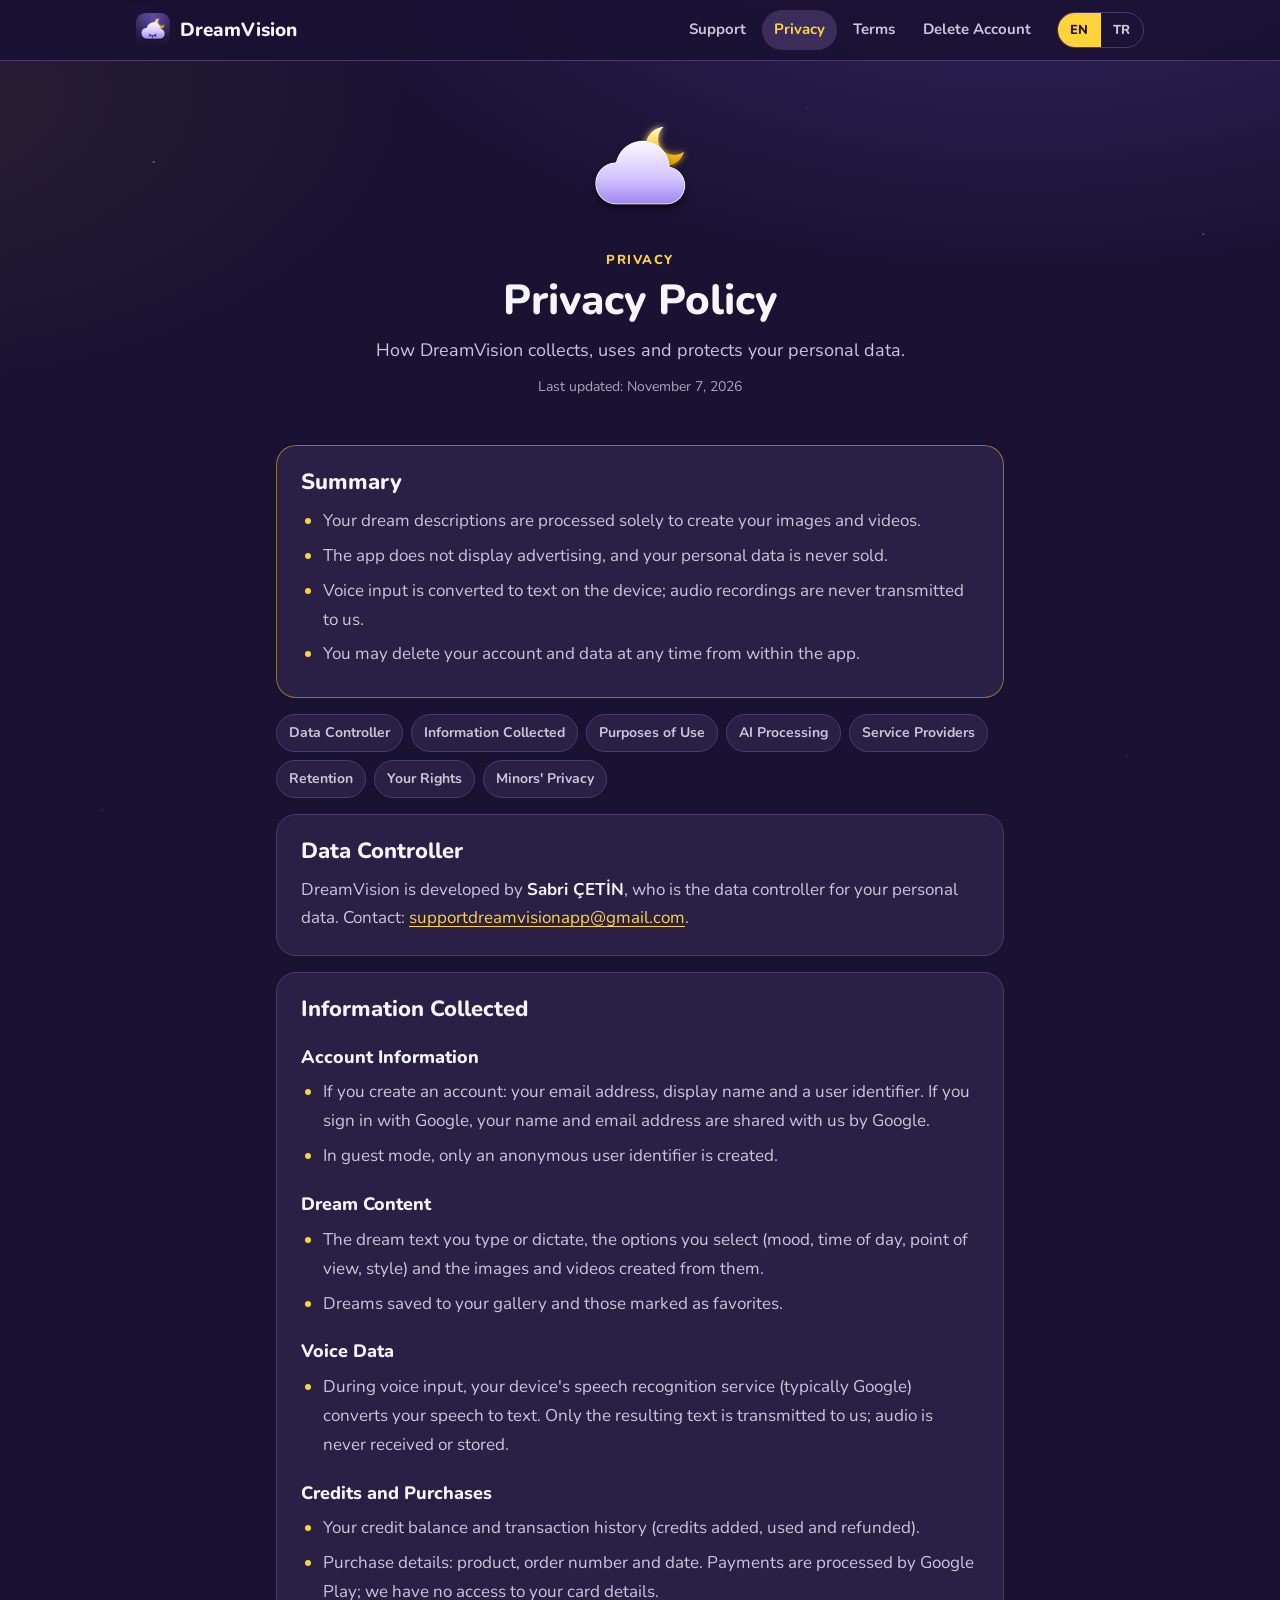
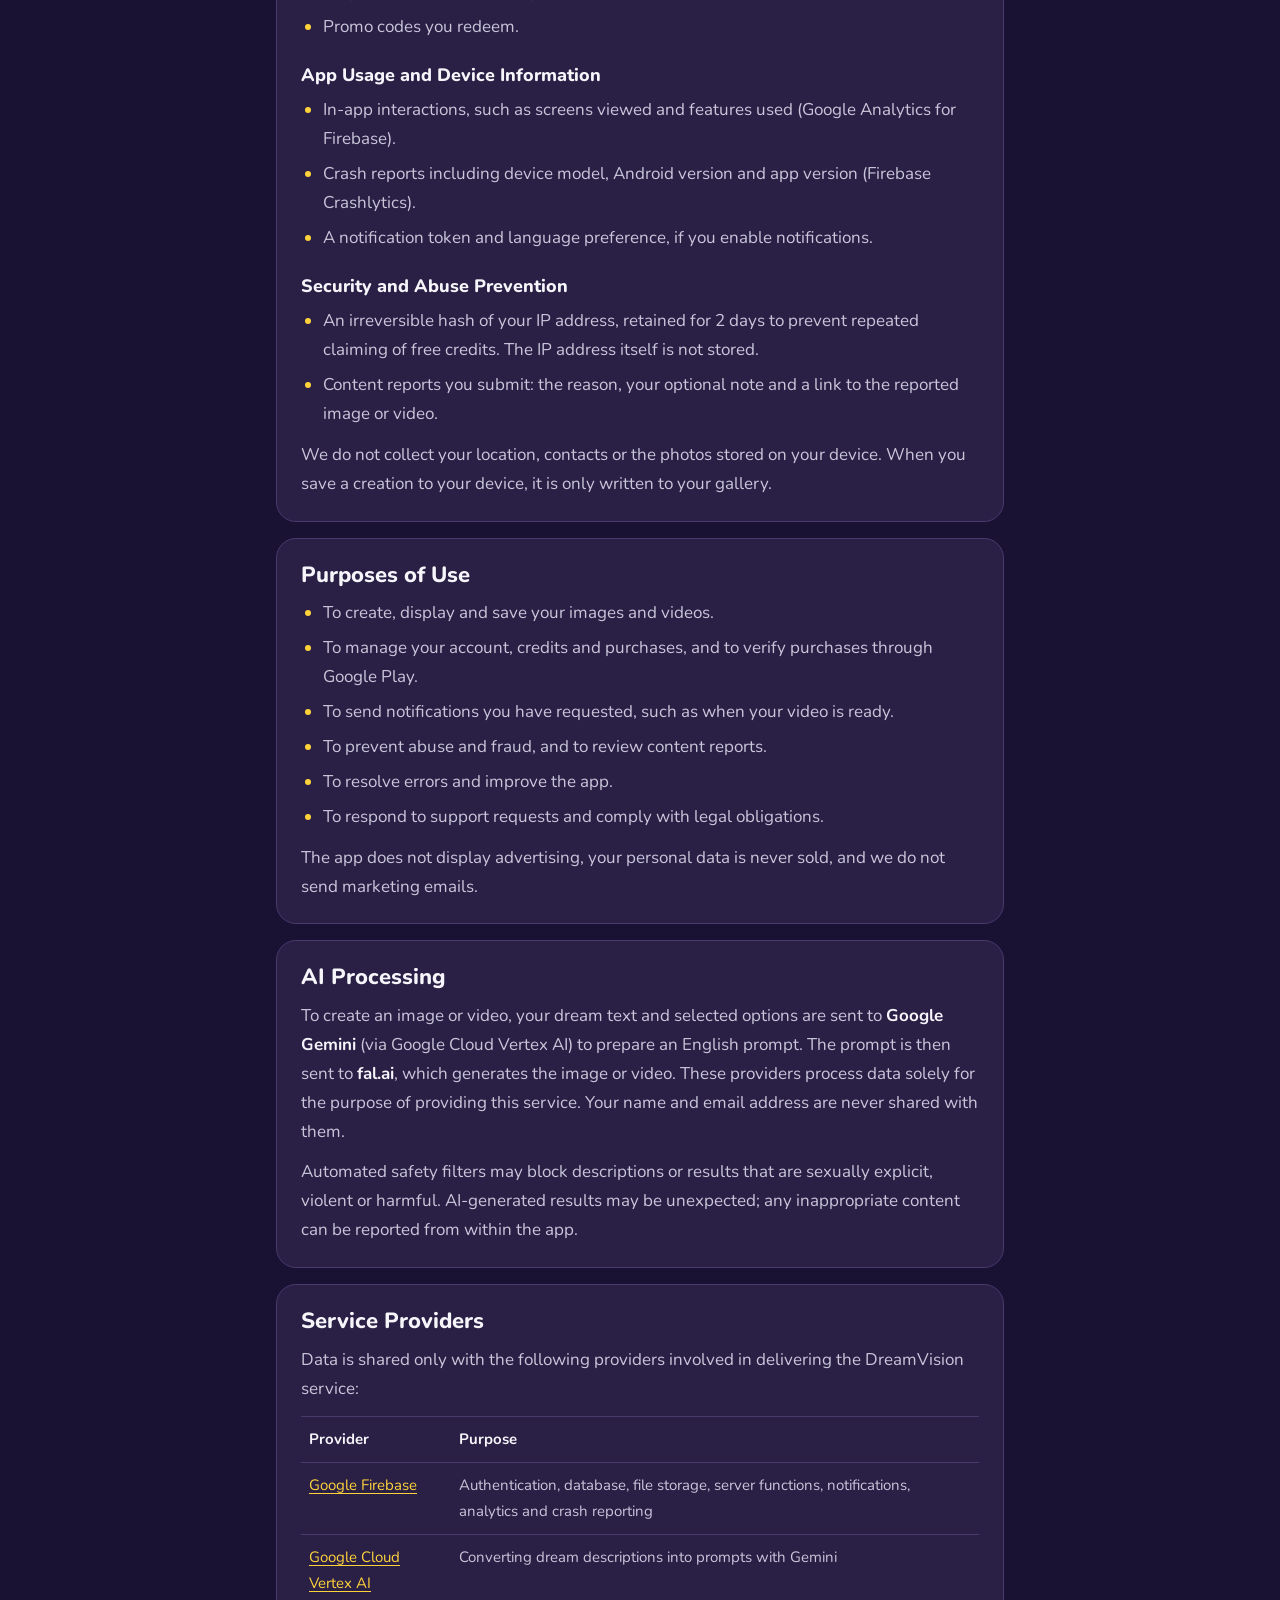
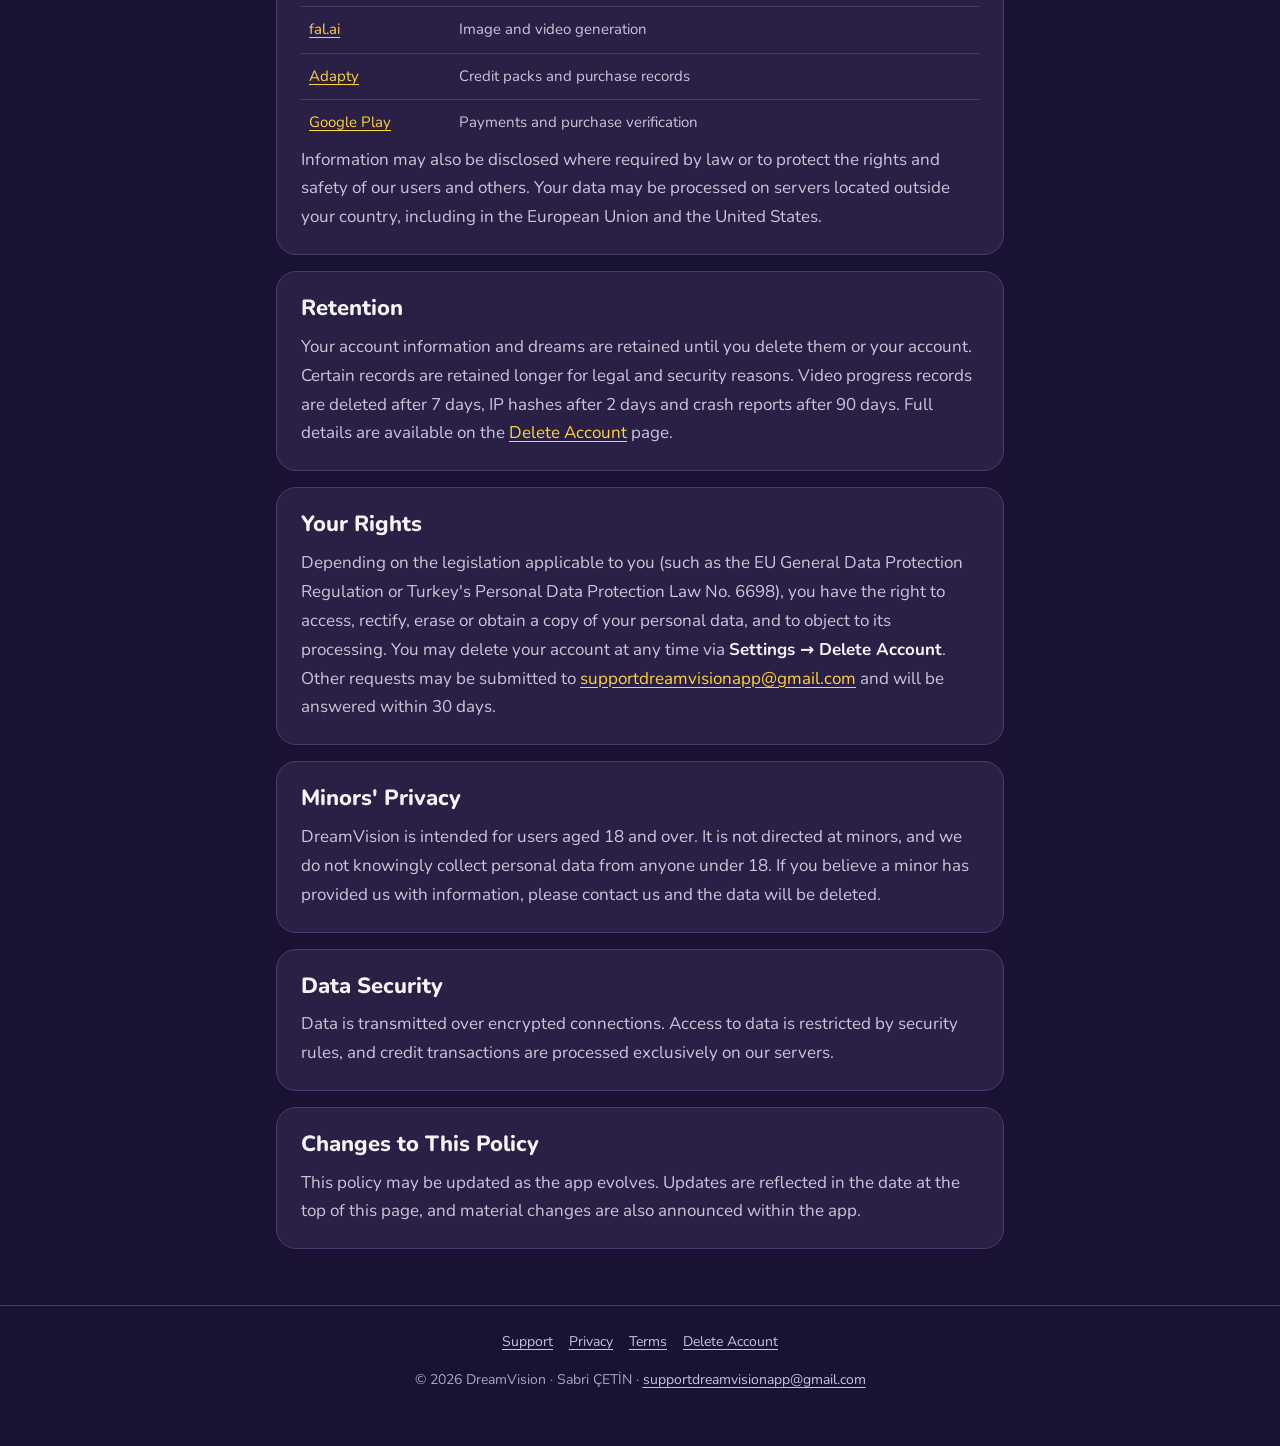
<file: privacy-policy.html>
<!DOCTYPE html>
<html lang="en">
<head>
  <meta charset="UTF-8">
  <meta name="viewport" content="width=device-width, initial-scale=1">
  <title>Privacy Policy — DreamVision</title>
  <meta name="description" content="How the DreamVision Android app collects, uses and protects your data.">
  <meta name="theme-color" content="#1A1233">
  <link rel="canonical" href="https://sabricetin.github.io/privacy-policy/privacy-policy.html">
  <link rel="alternate" hreflang="en" href="https://sabricetin.github.io/privacy-policy/privacy-policy.html">
  <link rel="alternate" hreflang="tr" href="https://sabricetin.github.io/privacy-policy/privacy-policy-tr.html">
  <link rel="alternate" hreflang="x-default" href="https://sabricetin.github.io/privacy-policy/privacy-policy.html">
  <link rel="icon" href="assets/icon.png">
  <link rel="preconnect" href="https://fonts.googleapis.com">
  <link rel="preconnect" href="https://fonts.gstatic.com" crossorigin>
  <link href="https://fonts.googleapis.com/css2?family=Nunito:wght@400;600;700;800&display=swap" rel="stylesheet">
  <link rel="stylesheet" href="assets/site.css">
  <script src="assets/site.js" defer></script>
</head>
<body>
<a class="skip" href="#main">Skip to content</a>
<header class="topbar">
  <div class="topbar-inner">
    <a class="brand" href="index.html"><img src="assets/icon.png" alt="" width="34" height="34">DreamVision</a>
    <nav class="nav" aria-label="Pages">
      <a href="index.html">Support</a>
      <a href="privacy-policy.html" aria-current="page">Privacy</a>
      <a href="terms-conditions.html">Terms</a>
      <a href="delete-account.html">Delete Account</a>
    </nav>
    <div class="lang" role="group" aria-label="Language"><a href="privacy-policy.html" hreflang="en" lang="en" data-set-lang="en" aria-current="true">EN</a><a href="privacy-policy-tr.html" hreflang="tr" lang="tr" data-set-lang="tr">TR</a></div>
  </div>
</header>
<main id="main">
  <div class="hero">
    <div class="mascot" aria-hidden="true"><img src="assets/moon.png" class="moon" alt=""><img src="assets/cloud.png" alt=""></div>
    <p class="eyebrow">Privacy</p>
    <h1>Privacy Policy</h1>
    <p class="lead">How DreamVision collects, uses and protects your personal data.</p>
    <p class="updated">Last updated: November 7, 2026</p>
  </div>
  <div class="content">
<section class="card summary">
  <h2>Summary</h2>
  <ul>
    <li>Your dream descriptions are processed solely to create your images and videos.</li>
    <li>The app does not display advertising, and your personal data is never sold.</li>
    <li>Voice input is converted to text on the device; audio recordings are never transmitted to us.</li>
    <li>You may delete your account and data at any time from within the app.</li>
  </ul>
</section>

<ul class="toc">
  <li><a href="#who">Data Controller</a></li><li><a href="#collect">Information Collected</a></li>
  <li><a href="#use">Purposes of Use</a></li><li><a href="#ai">AI Processing</a></li>
  <li><a href="#share">Service Providers</a></li><li><a href="#keep">Retention</a></li>
  <li><a href="#rights">Your Rights</a></li><li><a href="#children">Minors' Privacy</a></li>
</ul>

<section class="card" id="who">
  <h2>Data Controller</h2>
  <p>DreamVision is developed by <strong>Sabri ÇETİN</strong>, who is the data controller for your personal data. Contact: <a href="mailto:supportdreamvisionapp@gmail.com">supportdreamvisionapp@gmail.com</a>.</p>
</section>

<section class="card" id="collect">
  <h2>Information Collected</h2>
  <h3>Account Information</h3>
  <ul>
    <li>If you create an account: your email address, display name and a user identifier. If you sign in with Google, your name and email address are shared with us by Google.</li>
    <li>In guest mode, only an anonymous user identifier is created.</li>
  </ul>
  <h3>Dream Content</h3>
  <ul>
    <li>The dream text you type or dictate, the options you select (mood, time of day, point of view, style) and the images and videos created from them.</li>
    <li>Dreams saved to your gallery and those marked as favorites.</li>
  </ul>
  <h3>Voice Data</h3>
  <ul>
    <li>During voice input, your device's speech recognition service (typically Google) converts your speech to text. Only the resulting text is transmitted to us; audio is never received or stored.</li>
  </ul>
  <h3>Credits and Purchases</h3>
  <ul>
    <li>Your credit balance and transaction history (credits added, used and refunded).</li>
    <li>Purchase details: product, order number and date. Payments are processed by Google Play; we have no access to your card details.</li>
    <li>Promo codes you redeem.</li>
  </ul>
  <h3>App Usage and Device Information</h3>
  <ul>
    <li>In-app interactions, such as screens viewed and features used (Google Analytics for Firebase).</li>
    <li>Crash reports including device model, Android version and app version (Firebase Crashlytics).</li>
    <li>A notification token and language preference, if you enable notifications.</li>
  </ul>
  <h3>Security and Abuse Prevention</h3>
  <ul>
    <li>An irreversible hash of your IP address, retained for 2 days to prevent repeated claiming of free credits. The IP address itself is not stored.</li>
    <li>Content reports you submit: the reason, your optional note and a link to the reported image or video.</li>
  </ul>
  <p>We do not collect your location, contacts or the photos stored on your device. When you save a creation to your device, it is only written to your gallery.</p>
</section>

<section class="card" id="use">
  <h2>Purposes of Use</h2>
  <ul>
    <li>To create, display and save your images and videos.</li>
    <li>To manage your account, credits and purchases, and to verify purchases through Google Play.</li>
    <li>To send notifications you have requested, such as when your video is ready.</li>
    <li>To prevent abuse and fraud, and to review content reports.</li>
    <li>To resolve errors and improve the app.</li>
    <li>To respond to support requests and comply with legal obligations.</li>
  </ul>
  <p>The app does not display advertising, your personal data is never sold, and we do not send marketing emails.</p>
</section>

<section class="card" id="ai">
  <h2>AI Processing</h2>
  <p>To create an image or video, your dream text and selected options are sent to <strong>Google Gemini</strong> (via Google Cloud Vertex AI) to prepare an English prompt. The prompt is then sent to <strong>fal.ai</strong>, which generates the image or video. These providers process data solely for the purpose of providing this service. Your name and email address are never shared with them.</p>
  <p>Automated safety filters may block descriptions or results that are sexually explicit, violent or harmful. AI-generated results may be unexpected; any inappropriate content can be reported from within the app.</p>
</section>

<section class="card" id="share">
  <h2>Service Providers</h2>
  <p>Data is shared only with the following providers involved in delivering the DreamVision service:</p>
  <table class="table">
    <thead><tr><th>Provider</th><th>Purpose</th></tr></thead>
    <tbody>
      <tr><td><a href="https://firebase.google.com/support/privacy">Google Firebase</a></td><td>Authentication, database, file storage, server functions, notifications, analytics and crash reporting</td></tr>
      <tr><td><a href="https://cloud.google.com/terms/cloud-privacy-notice">Google Cloud Vertex AI</a></td><td>Converting dream descriptions into prompts with Gemini</td></tr>
      <tr><td><a href="https://fal.ai/privacy">fal.ai</a></td><td>Image and video generation</td></tr>
      <tr><td><a href="https://adapty.io/privacy">Adapty</a></td><td>Credit packs and purchase records</td></tr>
      <tr><td><a href="https://policies.google.com/privacy">Google Play</a></td><td>Payments and purchase verification</td></tr>
    </tbody>
  </table>
  <p>Information may also be disclosed where required by law or to protect the rights and safety of our users and others. Your data may be processed on servers located outside your country, including in the European Union and the United States.</p>
</section>

<section class="card" id="keep">
  <h2>Retention</h2>
  <p>Your account information and dreams are retained until you delete them or your account. Certain records are retained longer for legal and security reasons. Video progress records are deleted after 7 days, IP hashes after 2 days and crash reports after 90 days. Full details are available on the <a href="delete-account.html">Delete Account</a> page.</p>
</section>

<section class="card" id="rights">
  <h2>Your Rights</h2>
  <p>Depending on the legislation applicable to you (such as the EU General Data Protection Regulation or Turkey's Personal Data Protection Law No. 6698), you have the right to access, rectify, erase or obtain a copy of your personal data, and to object to its processing. You may delete your account at any time via <strong>Settings → Delete Account</strong>. Other requests may be submitted to <a href="mailto:supportdreamvisionapp@gmail.com">supportdreamvisionapp@gmail.com</a> and will be answered within 30 days.</p>
</section>

<section class="card" id="children">
  <h2>Minors' Privacy</h2>
  <p>DreamVision is intended for users aged 18 and over. It is not directed at minors, and we do not knowingly collect personal data from anyone under 18. If you believe a minor has provided us with information, please contact us and the data will be deleted.</p>
</section>

<section class="card">
  <h2>Data Security</h2>
  <p>Data is transmitted over encrypted connections. Access to data is restricted by security rules, and credit transactions are processed exclusively on our servers.</p>
</section>

<section class="card">
  <h2>Changes to This Policy</h2>
  <p>This policy may be updated as the app evolves. Updates are reflected in the date at the top of this page, and material changes are also announced within the app.</p>
</section>
  </div>
</main>
<footer>
  <nav aria-label="Site links"><a href="index.html">Support</a> <a href="privacy-policy.html">Privacy</a> <a href="terms-conditions.html">Terms</a> <a href="delete-account.html">Delete Account</a></nav>
  <p>© 2026 DreamVision · Sabri ÇETİN · <a href="mailto:supportdreamvisionapp@gmail.com">supportdreamvisionapp@gmail.com</a></p>
</footer>
</body>
</html>
</file>
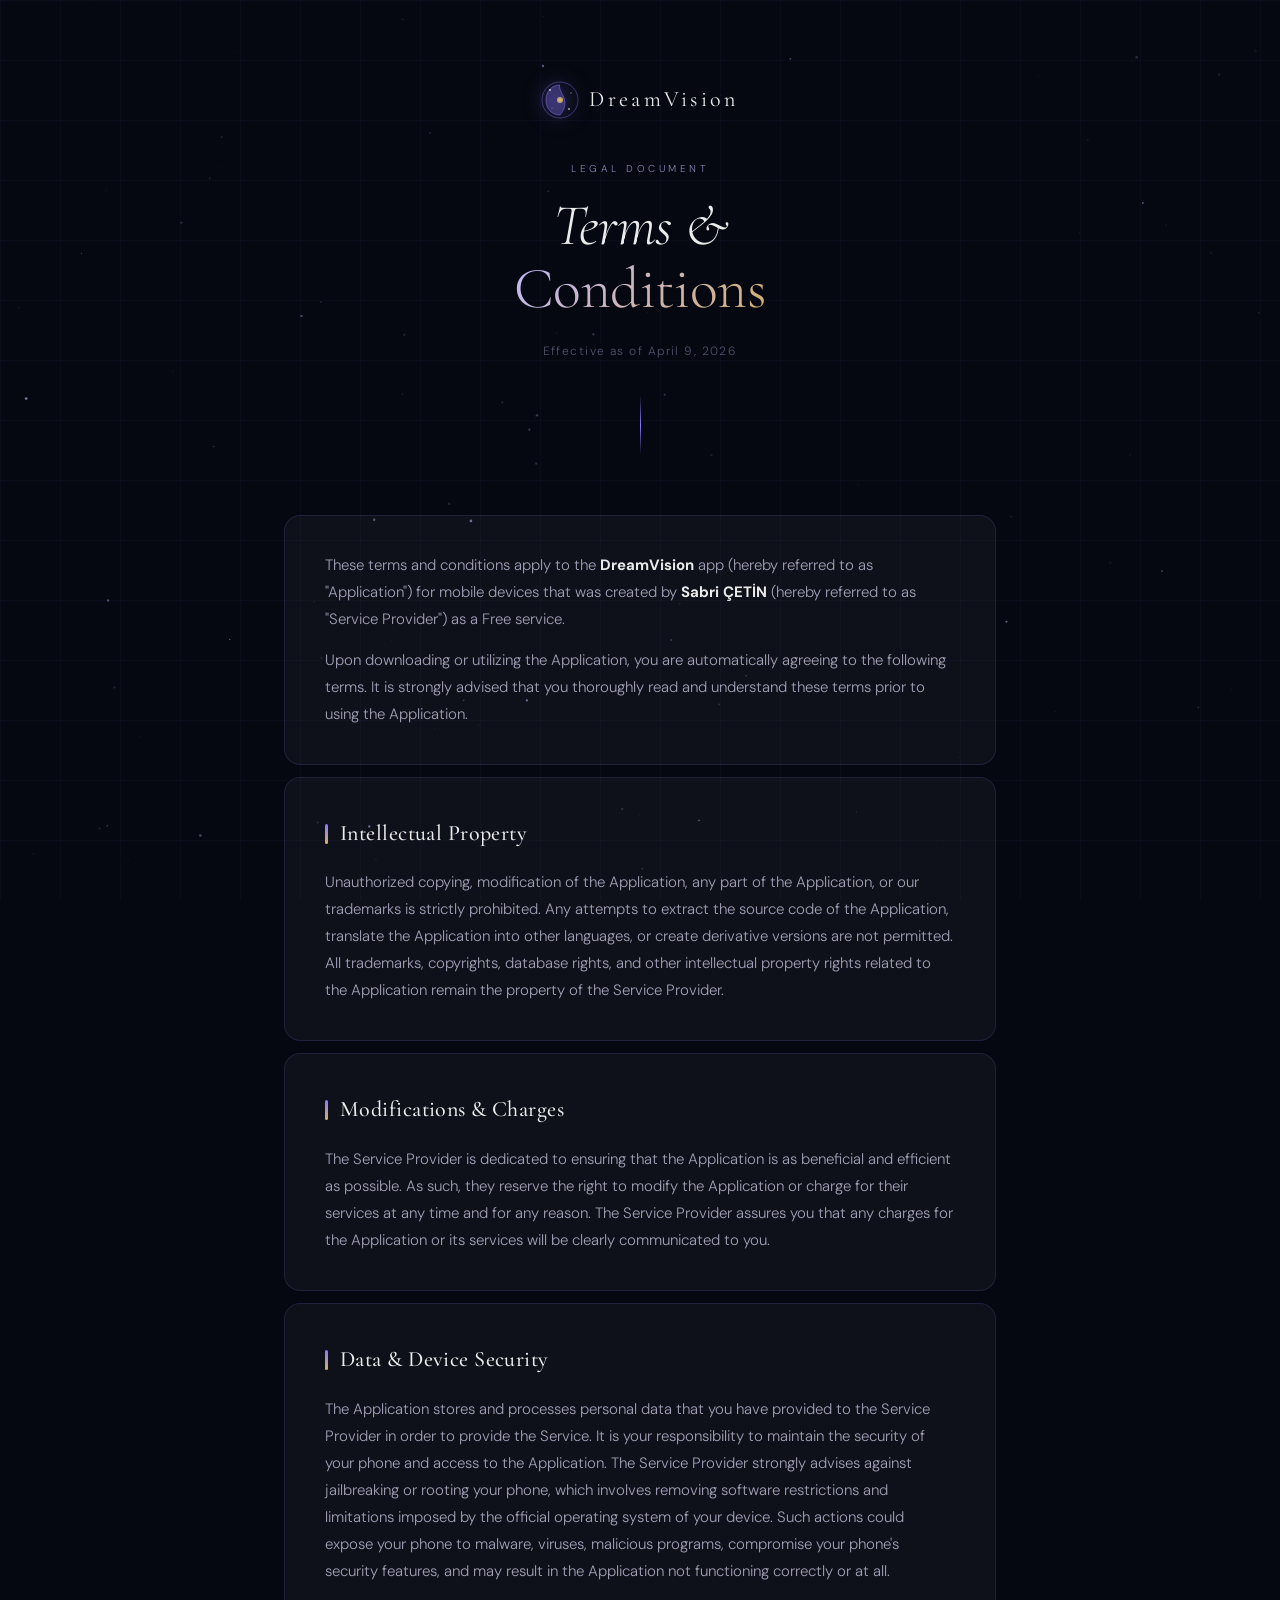
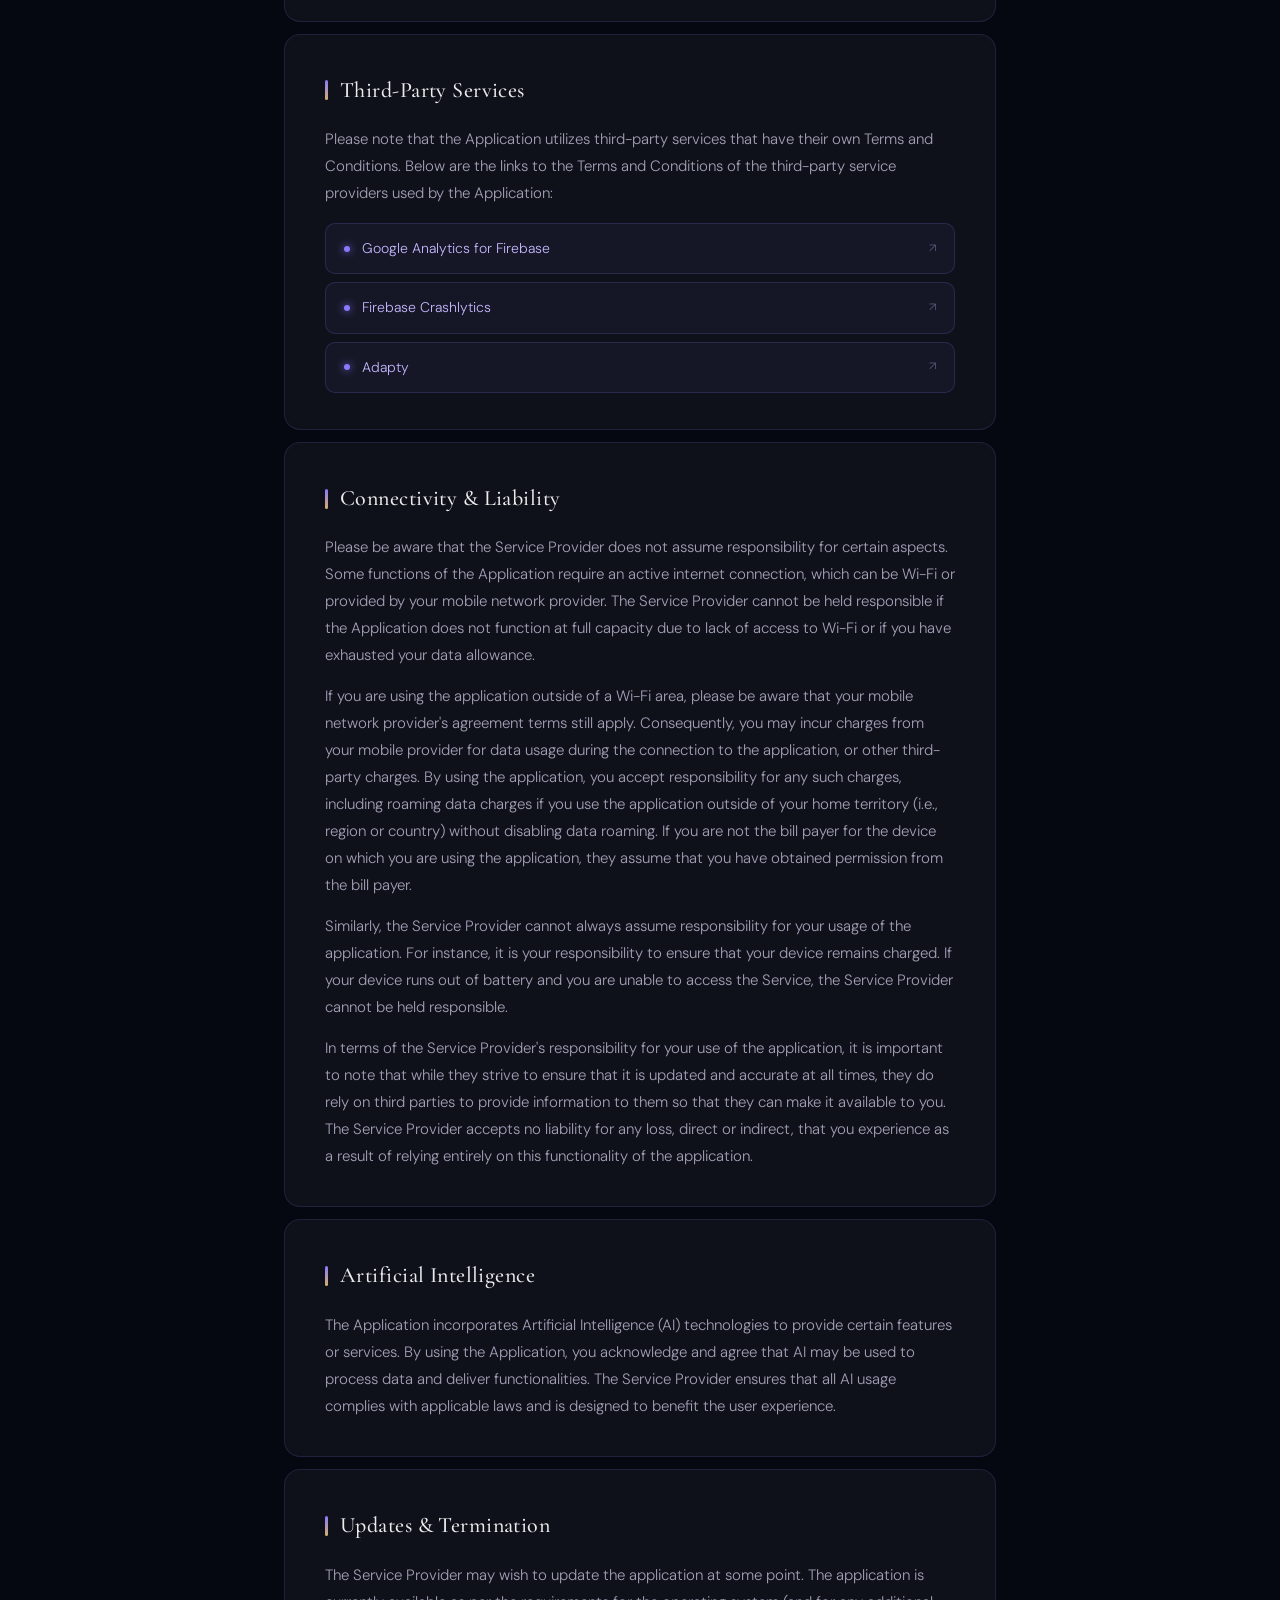
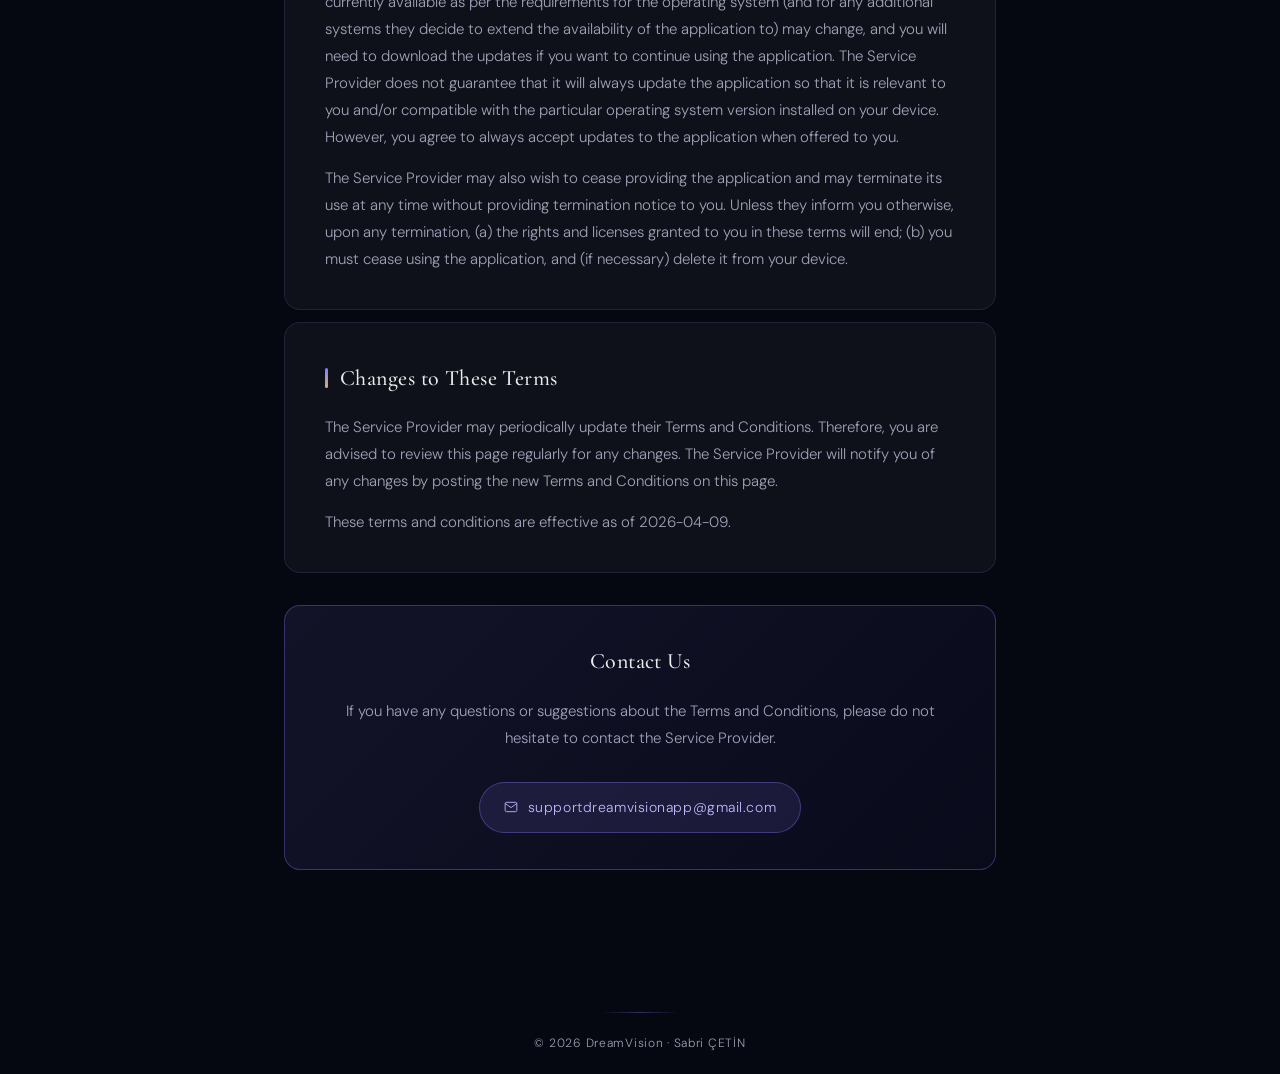
<file: Terms & Conditions.html>
<!DOCTYPE html>
<html lang="en">
<head>
  <meta charset="utf-8">
  <meta name="viewport" content="width=device-width, initial-scale=1.0">
  <title>Terms &amp; Conditions — DreamVision</title>
  <link href="https://fonts.googleapis.com/css2?family=Cormorant+Garamond:ital,wght@0,300;0,400;0,500;1,300;1,400&family=DM+Sans:wght@300;400;500&display=swap" rel="stylesheet">
  <style>
    :root {
      --bg-deep:     #050810;
      --bg-mid:      #080d1a;
      --surface:     rgba(255,255,255,0.04);
      --border:      rgba(139,120,255,0.15);
      --border-glow: rgba(139,120,255,0.35);
      --accent:      #8b78ff;
      --accent-soft: #c3b8ff;
      --gold:        #d4af6e;
      --text-primary: rgba(255,255,255,0.92);
      --text-body:    rgba(220,215,245,0.72);
      --text-muted:   rgba(180,170,220,0.45);
    }

    *, *::before, *::after { box-sizing: border-box; margin: 0; padding: 0; }
    html { scroll-behavior: smooth; }

    body {
      font-family: 'DM Sans', sans-serif;
      background: var(--bg-deep);
      color: var(--text-body);
      line-height: 1.8;
      font-size: 15px;
      font-weight: 300;
      overflow-x: hidden;
    }

    /* ── COSMOS ── */
    #cosmos {
      position: fixed;
      inset: 0;
      pointer-events: none;
      z-index: 0;
      overflow: hidden;
    }
    .nebula {
      position: absolute;
      border-radius: 50%;
      filter: blur(80px);
      opacity: 0;
      animation: nebulaFloat 18s ease-in-out infinite;
    }
    .nebula-1 {
      width: 600px; height: 600px;
      background: radial-gradient(circle, rgba(100,60,220,0.25) 0%, transparent 70%);
      top: -200px; left: -100px;
      animation-delay: 0s;
    }
    .nebula-2 {
      width: 500px; height: 500px;
      background: radial-gradient(circle, rgba(60,100,200,0.2) 0%, transparent 70%);
      top: 40%; right: -150px;
      animation-delay: -6s;
    }
    .nebula-3 {
      width: 400px; height: 400px;
      background: radial-gradient(circle, rgba(180,100,220,0.15) 0%, transparent 70%);
      bottom: -100px; left: 30%;
      animation-delay: -12s;
    }
    @keyframes nebulaFloat {
      0%, 100% { opacity: 0.6; transform: scale(1) translateY(0); }
      50%       { opacity: 1;   transform: scale(1.1) translateY(-30px); }
    }
    canvas#stars { position: absolute; inset: 0; opacity: 0.6; }

    .grid-lines {
      position: fixed;
      inset: 0;
      pointer-events: none;
      z-index: 0;
      background-image:
        linear-gradient(rgba(139,120,255,0.04) 1px, transparent 1px),
        linear-gradient(90deg, rgba(139,120,255,0.04) 1px, transparent 1px);
      background-size: 60px 60px;
    }

    /* ── LAYOUT ── */
    .container {
      position: relative;
      z-index: 2;
      max-width: 760px;
      margin: 0 auto;
      padding: 0 24px 100px;
    }

    /* ── HEADER ── */
    header {
      position: relative;
      z-index: 2;
      text-align: center;
      padding: 80px 0 60px;
    }
    .logo-mark {
      display: inline-flex;
      align-items: center;
      gap: 10px;
      margin-bottom: 40px;
    }
    .logo-icon { width: 38px; height: 38px; }
    .logo-icon svg {
      width: 100%;
      height: 100%;
      filter: drop-shadow(0 0 10px rgba(139,120,255,0.8));
    }
    .logo-text {
      font-family: 'Cormorant Garamond', serif;
      font-size: 22px;
      font-weight: 400;
      letter-spacing: 0.15em;
      color: var(--text-primary);
    }
    .header-eyebrow {
      font-size: 10px;
      letter-spacing: 0.35em;
      text-transform: uppercase;
      color: var(--accent-soft);
      opacity: 0.7;
      margin-bottom: 16px;
    }
    header h1 {
      font-family: 'Cormorant Garamond', serif;
      font-size: clamp(36px, 7vw, 58px);
      font-weight: 300;
      font-style: italic;
      color: var(--text-primary);
      line-height: 1.1;
      letter-spacing: -0.01em;
      margin-bottom: 20px;
    }
    header h1 em {
      font-style: normal;
      background: linear-gradient(135deg, var(--accent-soft) 0%, var(--gold) 100%);
      -webkit-background-clip: text;
      -webkit-text-fill-color: transparent;
      background-clip: text;
    }
    .header-date {
      font-size: 12px;
      letter-spacing: 0.12em;
      color: var(--text-muted);
    }
    .header-line {
      display: block;
      width: 1px;
      height: 60px;
      background: linear-gradient(to bottom, transparent, var(--accent), transparent);
      margin: 32px auto 0;
    }

    /* ── CARDS ── */
    .section {
      margin-bottom: 2px;
      opacity: 0;
      transform: translateY(24px);
      animation: fadeUp 0.7s ease forwards;
    }
    @keyframes fadeUp { to { opacity: 1; transform: translateY(0); } }
    .section:nth-child(1)  { animation-delay: 0.08s; }
    .section:nth-child(2)  { animation-delay: 0.15s; }
    .section:nth-child(3)  { animation-delay: 0.22s; }
    .section:nth-child(4)  { animation-delay: 0.29s; }
    .section:nth-child(5)  { animation-delay: 0.36s; }
    .section:nth-child(6)  { animation-delay: 0.43s; }
    .section:nth-child(7)  { animation-delay: 0.50s; }
    .section:nth-child(8)  { animation-delay: 0.57s; }
    .section:nth-child(9)  { animation-delay: 0.64s; }

    .section-inner {
      background: var(--surface);
      border: 1px solid var(--border);
      border-radius: 16px;
      padding: 36px 40px;
      margin-bottom: 12px;
      backdrop-filter: blur(12px);
      -webkit-backdrop-filter: blur(12px);
      transition: border-color 0.4s ease, box-shadow 0.4s ease;
    }
    .section-inner:hover {
      border-color: var(--border-glow);
      box-shadow: 0 0 40px rgba(139,120,255,0.08), inset 0 0 40px rgba(139,120,255,0.03);
    }

    h2 {
      font-family: 'Cormorant Garamond', serif;
      font-size: 22px;
      font-weight: 500;
      color: var(--text-primary);
      letter-spacing: 0.02em;
      margin-bottom: 16px;
      display: flex;
      align-items: center;
      gap: 12px;
    }
    h2::before {
      content: '';
      display: block;
      width: 3px;
      height: 20px;
      background: linear-gradient(to bottom, var(--accent), var(--gold));
      border-radius: 2px;
      flex-shrink: 0;
    }

    p { color: var(--text-body); margin-bottom: 14px; }
    p:last-child { margin-bottom: 0; }

    ul { list-style: none; padding: 0; margin: 14px 0; }
    ul li {
      position: relative;
      padding-left: 20px;
      margin-bottom: 10px;
      color: var(--text-body);
    }
    ul li::before {
      content: '';
      position: absolute;
      left: 0; top: 10px;
      width: 5px; height: 5px;
      border-radius: 50%;
      background: var(--accent);
      box-shadow: 0 0 6px var(--accent);
    }

    a {
      color: var(--accent-soft);
      text-decoration: none;
      border-bottom: 1px solid rgba(195,184,255,0.3);
      transition: color 0.2s, border-color 0.2s;
    }
    a:hover { color: #fff; border-color: rgba(255,255,255,0.6); }

    /* ── PROVIDER PILLS ── */
    .provider-list { display: flex; flex-direction: column; gap: 8px; margin-top: 16px; }
    .provider-pill {
      display: flex;
      align-items: center;
      gap: 12px;
      background: rgba(139,120,255,0.06);
      border: 1px solid rgba(139,120,255,0.18);
      border-radius: 10px;
      padding: 12px 18px;
      text-decoration: none;
      border-bottom: 1px solid rgba(139,120,255,0.18);
      transition: background 0.3s, border-color 0.3s, transform 0.2s;
      color: var(--accent-soft);
      font-size: 14px;
    }
    .provider-pill:hover {
      background: rgba(139,120,255,0.12);
      border-color: var(--accent);
      transform: translateX(4px);
      color: #fff;
    }
    .provider-pill .pill-dot {
      width: 6px; height: 6px;
      border-radius: 50%;
      background: var(--accent);
      box-shadow: 0 0 8px var(--accent);
      flex-shrink: 0;
    }
    .provider-pill .pill-arrow { margin-left: auto; opacity: 0.4; font-size: 12px; }

    /* ── CONTACT ── */
    .contact-card {
      background: linear-gradient(135deg, rgba(139,120,255,0.1), rgba(100,60,220,0.05));
      border: 1px solid var(--border-glow);
      border-radius: 16px;
      padding: 36px 40px;
      text-align: center;
      margin-top: 32px;
    }
    .contact-card h2 { justify-content: center; }
    .contact-card h2::before { display: none; }
    .email-badge {
      display: inline-flex;
      align-items: center;
      gap: 10px;
      background: rgba(139,120,255,0.12);
      border: 1px solid var(--border-glow);
      border-radius: 50px;
      padding: 12px 24px;
      margin-top: 16px;
      color: var(--accent-soft);
      font-size: 14px;
      letter-spacing: 0.04em;
      text-decoration: none;
      border-bottom: 1px solid var(--border-glow);
      transition: all 0.3s;
    }
    .email-badge:hover {
      background: rgba(139,120,255,0.22);
      color: #fff;
      box-shadow: 0 0 24px rgba(139,120,255,0.25);
      transform: translateY(-2px);
    }

    /* ── FOOTER ── */
    footer {
      position: relative;
      z-index: 2;
      text-align: center;
      padding: 40px 0 20px;
      font-size: 12px;
      color: var(--text-muted);
      letter-spacing: 0.06em;
    }
    footer a { color: var(--text-muted); border-bottom-color: rgba(180,170,220,0.2); }
    footer a:hover { color: var(--text-body); }
    .footer-divider {
      width: 80px; height: 1px;
      background: linear-gradient(to right, transparent, var(--border-glow), transparent);
      margin: 0 auto 20px;
    }

    .scroll-progress {
      position: fixed;
      top: 0; left: 0;
      height: 2px;
      background: linear-gradient(to right, var(--accent), var(--gold));
      width: 0%;
      z-index: 100;
      transition: width 0.1s linear;
      box-shadow: 0 0 8px var(--accent);
    }

    @media (max-width: 600px) {
      .section-inner { padding: 24px 20px; }
      header { padding: 60px 0 40px; }
    }
  </style>
</head>
<body>

<div class="scroll-progress" id="scrollProgress"></div>

<div id="cosmos">
  <canvas id="stars"></canvas>
  <div class="nebula nebula-1"></div>
  <div class="nebula nebula-2"></div>
  <div class="nebula nebula-3"></div>
</div>
<div class="grid-lines"></div>

<header>
  <div class="logo-mark">
    <div class="logo-icon">
      <svg viewBox="0 0 38 38" fill="none" xmlns="http://www.w3.org/2000/svg">
        <circle cx="19" cy="19" r="18" stroke="rgba(139,120,255,0.5)" stroke-width="0.8"/>
        <path d="M19 4 C11 4 5 10 5 19 C5 28 11 34 19 34 C19 34 24 29 24 22 C24 16 20 12 19 8 C18 4 19 4 19 4Z" fill="rgba(139,120,255,0.3)" stroke="rgba(139,120,255,0.8)" stroke-width="0.6"/>
        <circle cx="19" cy="19" r="3" fill="rgba(212,175,110,0.9)"/>
        <circle cx="19" cy="19" r="1.5" fill="#d4af6e"/>
        <circle cx="9" cy="9" r="1" fill="rgba(255,255,255,0.7)"/>
        <circle cx="30" cy="12" r="0.7" fill="rgba(255,255,255,0.5)"/>
        <circle cx="28" cy="28" r="1" fill="rgba(255,255,255,0.6)"/>
        <circle cx="11" cy="27" r="0.6" fill="rgba(255,255,255,0.4)"/>
      </svg>
    </div>
    <span class="logo-text">DreamVision</span>
  </div>
  <p class="header-eyebrow">Legal Document</p>
  <h1>Terms &amp;<br><em>Conditions</em></h1>
  <p class="header-date">Effective as of April 9, 2026</p>
  <span class="header-line"></span>
</header>

<div class="container">

  <!-- Intro -->
  <div class="section">
    <div class="section-inner">
      <p>These terms and conditions apply to the <strong style="color:var(--text-primary)">DreamVision</strong> app (hereby referred to as "Application") for mobile devices that was created by <strong style="color:var(--text-primary)">Sabri ÇETİN</strong> (hereby referred to as "Service Provider") as a Free service.</p>
      <p>Upon downloading or utilizing the Application, you are automatically agreeing to the following terms. It is strongly advised that you thoroughly read and understand these terms prior to using the Application.</p>
    </div>
  </div>

  <!-- IP & Restrictions -->
  <div class="section">
    <div class="section-inner">
      <h2>Intellectual Property</h2>
      <p>Unauthorized copying, modification of the Application, any part of the Application, or our trademarks is strictly prohibited. Any attempts to extract the source code of the Application, translate the Application into other languages, or create derivative versions are not permitted. All trademarks, copyrights, database rights, and other intellectual property rights related to the Application remain the property of the Service Provider.</p>
    </div>
  </div>

  <!-- Changes & Charges -->
  <div class="section">
    <div class="section-inner">
      <h2>Modifications &amp; Charges</h2>
      <p>The Service Provider is dedicated to ensuring that the Application is as beneficial and efficient as possible. As such, they reserve the right to modify the Application or charge for their services at any time and for any reason. The Service Provider assures you that any charges for the Application or its services will be clearly communicated to you.</p>
    </div>
  </div>

  <!-- Data & Security -->
  <div class="section">
    <div class="section-inner">
      <h2>Data &amp; Device Security</h2>
      <p>The Application stores and processes personal data that you have provided to the Service Provider in order to provide the Service. It is your responsibility to maintain the security of your phone and access to the Application. The Service Provider strongly advises against jailbreaking or rooting your phone, which involves removing software restrictions and limitations imposed by the official operating system of your device. Such actions could expose your phone to malware, viruses, malicious programs, compromise your phone's security features, and may result in the Application not functioning correctly or at all.</p>
    </div>
  </div>

  <!-- Third Parties -->
  <div class="section">
    <div class="section-inner">
      <h2>Third-Party Services</h2>
      <p>Please note that the Application utilizes third-party services that have their own Terms and Conditions. Below are the links to the Terms and Conditions of the third-party service providers used by the Application:</p>
      <div class="provider-list">
        <a href="https://www.google.com/analytics/terms/" target="_blank" rel="noopener noreferrer" class="provider-pill">
          <span class="pill-dot"></span>
          Google Analytics for Firebase
          <span class="pill-arrow">↗</span>
        </a>
        <a href="https://firebase.google.com/terms/crashlytics" target="_blank" rel="noopener noreferrer" class="provider-pill">
          <span class="pill-dot"></span>
          Firebase Crashlytics
          <span class="pill-arrow">↗</span>
        </a>
        <a href="https://adapty.io/terms" target="_blank" rel="noopener noreferrer" class="provider-pill">
          <span class="pill-dot"></span>
          Adapty
          <span class="pill-arrow">↗</span>
        </a>
      </div>
    </div>
  </div>

  <!-- Connectivity & Liability -->
  <div class="section">
    <div class="section-inner">
      <h2>Connectivity &amp; Liability</h2>
      <p>Please be aware that the Service Provider does not assume responsibility for certain aspects. Some functions of the Application require an active internet connection, which can be Wi-Fi or provided by your mobile network provider. The Service Provider cannot be held responsible if the Application does not function at full capacity due to lack of access to Wi-Fi or if you have exhausted your data allowance.</p>
      <p>If you are using the application outside of a Wi-Fi area, please be aware that your mobile network provider's agreement terms still apply. Consequently, you may incur charges from your mobile provider for data usage during the connection to the application, or other third-party charges. By using the application, you accept responsibility for any such charges, including roaming data charges if you use the application outside of your home territory (i.e., region or country) without disabling data roaming. If you are not the bill payer for the device on which you are using the application, they assume that you have obtained permission from the bill payer.</p>
      <p>Similarly, the Service Provider cannot always assume responsibility for your usage of the application. For instance, it is your responsibility to ensure that your device remains charged. If your device runs out of battery and you are unable to access the Service, the Service Provider cannot be held responsible.</p>
      <p>In terms of the Service Provider's responsibility for your use of the application, it is important to note that while they strive to ensure that it is updated and accurate at all times, they do rely on third parties to provide information to them so that they can make it available to you. The Service Provider accepts no liability for any loss, direct or indirect, that you experience as a result of relying entirely on this functionality of the application.</p>
    </div>
  </div>

  <!-- AI -->
  <div class="section">
    <div class="section-inner">
      <h2>Artificial Intelligence</h2>
      <p>The Application incorporates Artificial Intelligence (AI) technologies to provide certain features or services. By using the Application, you acknowledge and agree that AI may be used to process data and deliver functionalities. The Service Provider ensures that all AI usage complies with applicable laws and is designed to benefit the user experience.</p>
    </div>
  </div>

  <!-- Updates & Termination -->
  <div class="section">
    <div class="section-inner">
      <h2>Updates &amp; Termination</h2>
      <p>The Service Provider may wish to update the application at some point. The application is currently available as per the requirements for the operating system (and for any additional systems they decide to extend the availability of the application to) may change, and you will need to download the updates if you want to continue using the application. The Service Provider does not guarantee that it will always update the application so that it is relevant to you and/or compatible with the particular operating system version installed on your device. However, you agree to always accept updates to the application when offered to you.</p>
      <p>The Service Provider may also wish to cease providing the application and may terminate its use at any time without providing termination notice to you. Unless they inform you otherwise, upon any termination, (a) the rights and licenses granted to you in these terms will end; (b) you must cease using the application, and (if necessary) delete it from your device.</p>
    </div>
  </div>

  <!-- Changes to Terms -->
  <div class="section">
    <div class="section-inner">
      <h2>Changes to These Terms</h2>
      <p>The Service Provider may periodically update their Terms and Conditions. Therefore, you are advised to review this page regularly for any changes. The Service Provider will notify you of any changes by posting the new Terms and Conditions on this page.</p>
      <p>These terms and conditions are effective as of 2026-04-09.</p>
    </div>
  </div>

  <!-- Contact -->
  <div class="section">
    <div class="contact-card">
      <h2>Contact Us</h2>
      <p>If you have any questions or suggestions about the Terms and Conditions, please do not hesitate to contact the Service Provider.</p>
      <a href="mailto:supportdreamvisionapp@gmail.com" class="email-badge">
        <svg width="14" height="14" viewBox="0 0 24 24" fill="none" stroke="currentColor" stroke-width="1.5">
          <path d="M4 4h16c1.1 0 2 .9 2 2v12c0 1.1-.9 2-2 2H4c-1.1 0-2-.9-2-2V6c0-1.1.9-2 2-2z"/>
          <polyline points="22,6 12,13 2,6"/>
        </svg>
        supportdreamvisionapp@gmail.com
      </a>
    </div>
  </div>

</div>

<footer>
  <div class="footer-divider"></div>
  <p>© 2026 DreamVision · Sabri ÇETİN</p>
</footer>

<script>
  const canvas = document.getElementById('stars');
  const ctx = canvas.getContext('2d');
  function resizeCanvas() {
    canvas.width = window.innerWidth;
    canvas.height = window.innerHeight;
  }
  resizeCanvas();
  window.addEventListener('resize', resizeCanvas);
  const stars = Array.from({ length: 160 }, () => ({
    x: Math.random() * window.innerWidth,
    y: Math.random() * window.innerHeight,
    r: Math.random() * 1.2 + 0.2,
    a: Math.random(),
    speed: Math.random() * 0.005 + 0.002,
    phase: Math.random() * Math.PI * 2,
  }));
  function drawStars(t) {
    ctx.clearRect(0, 0, canvas.width, canvas.height);
    stars.forEach(s => {
      const alpha = s.a * (0.5 + 0.5 * Math.sin(t * s.speed + s.phase));
      ctx.beginPath();
      ctx.arc(s.x, s.y, s.r, 0, Math.PI * 2);
      ctx.fillStyle = `rgba(200,190,255,${alpha})`;
      ctx.fill();
    });
    requestAnimationFrame(drawStars);
  }
  drawStars(0);

  window.addEventListener('scroll', () => {
    const total = document.body.scrollHeight - window.innerHeight;
    const pct = (window.scrollY / total) * 100;
    document.getElementById('scrollProgress').style.width = pct + '%';
  });
</script>

</body>
</html>
</file>
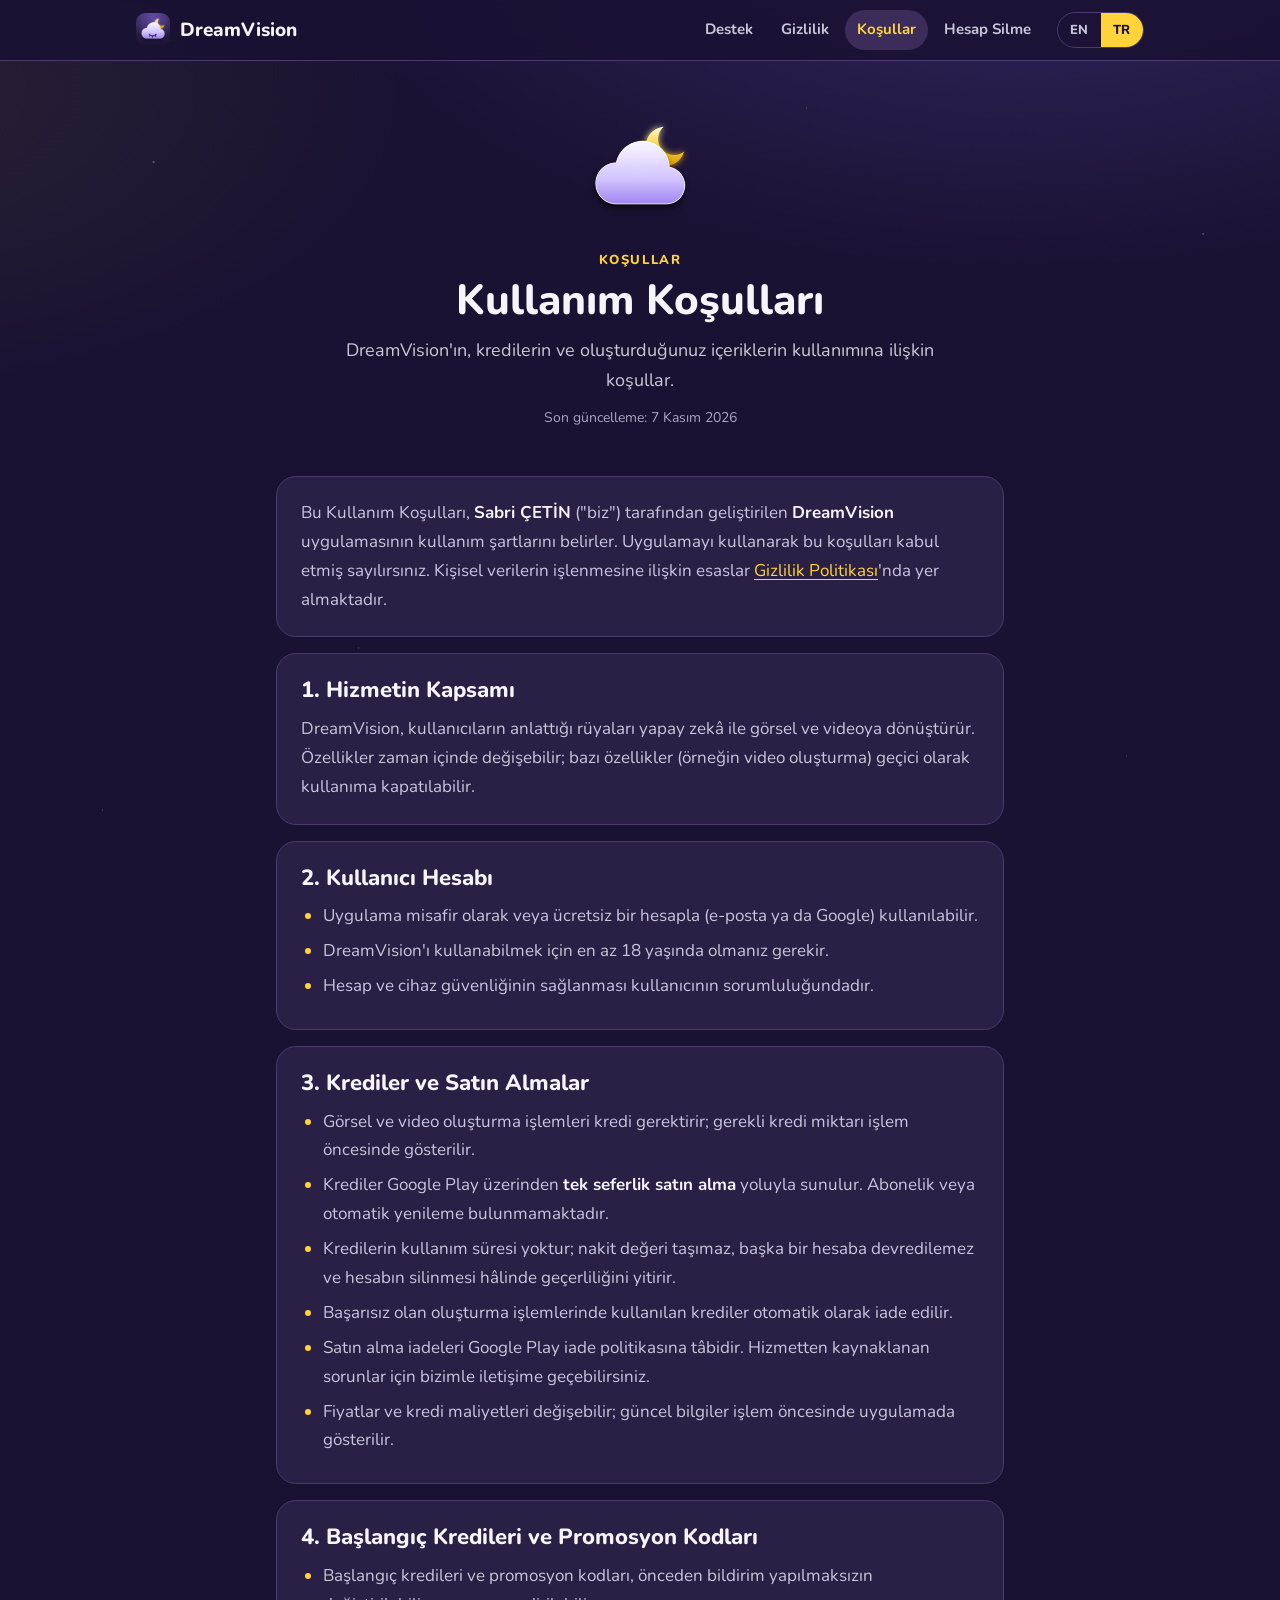
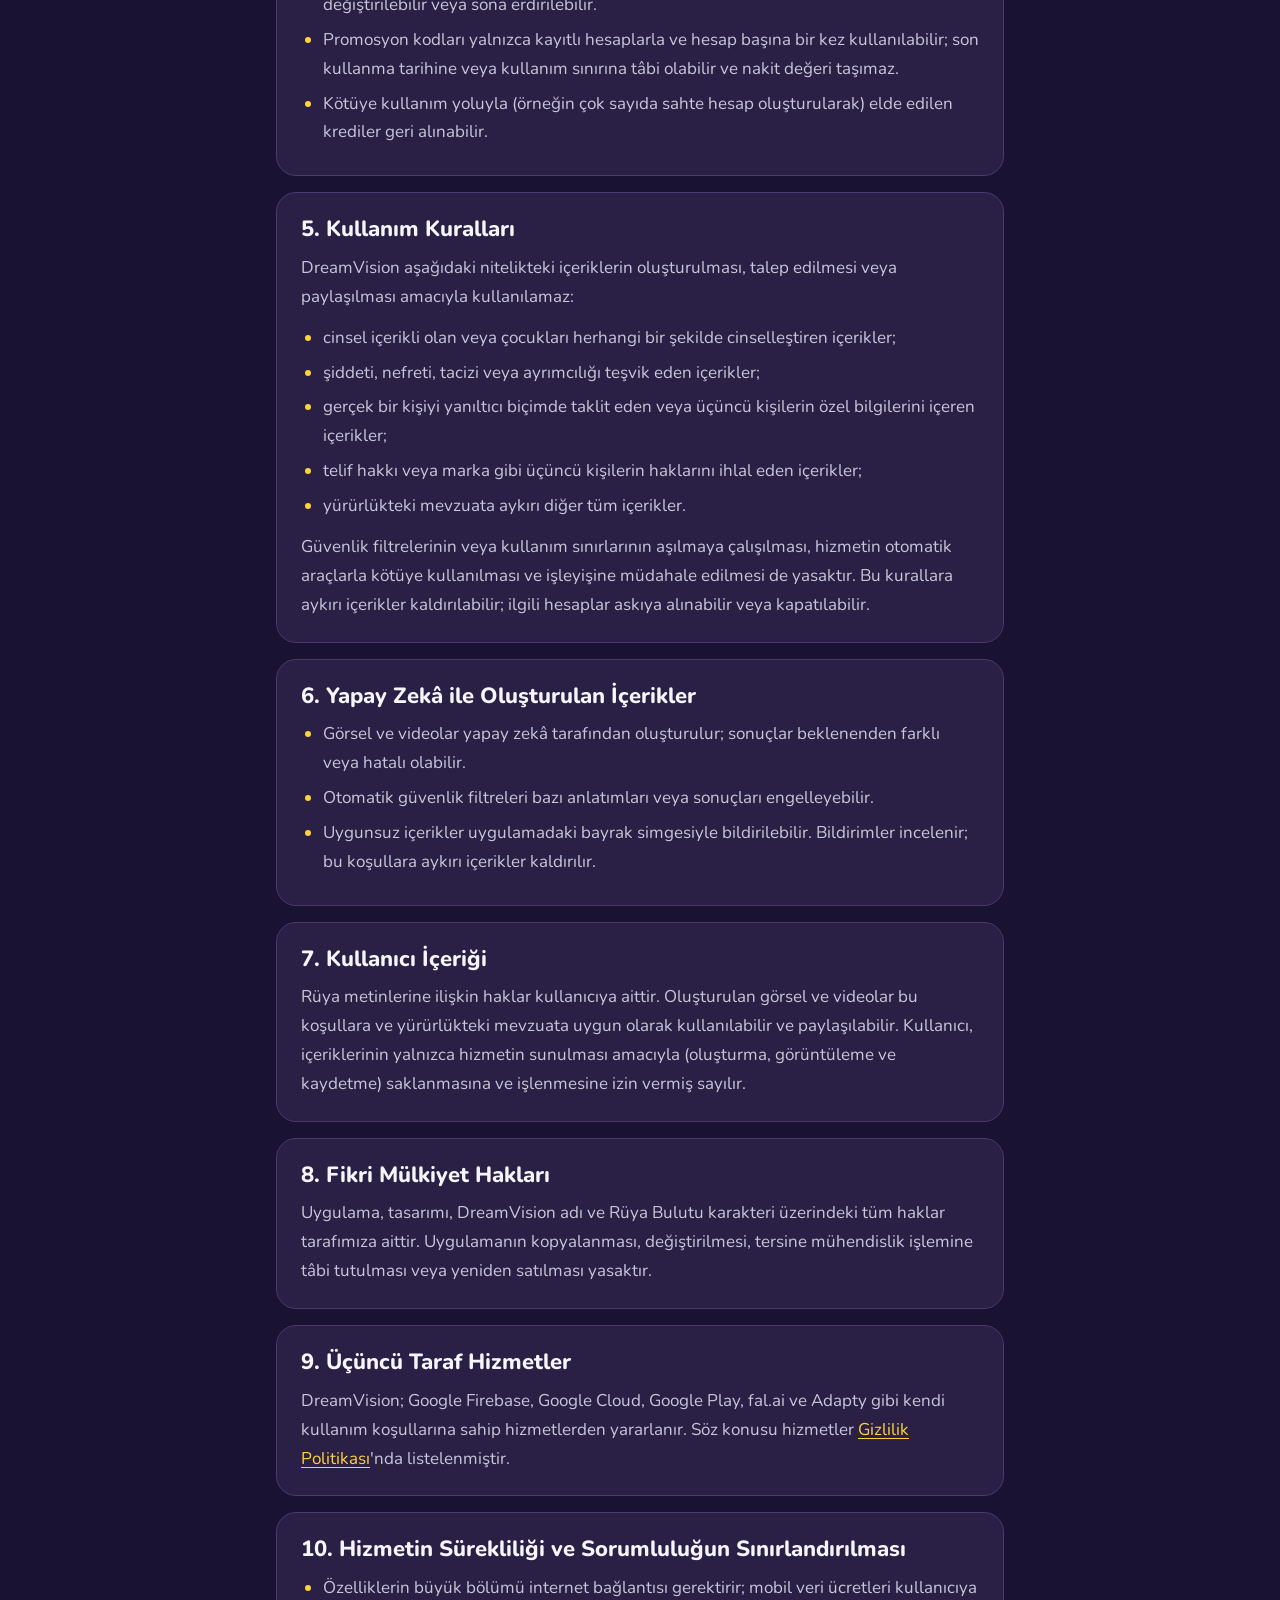
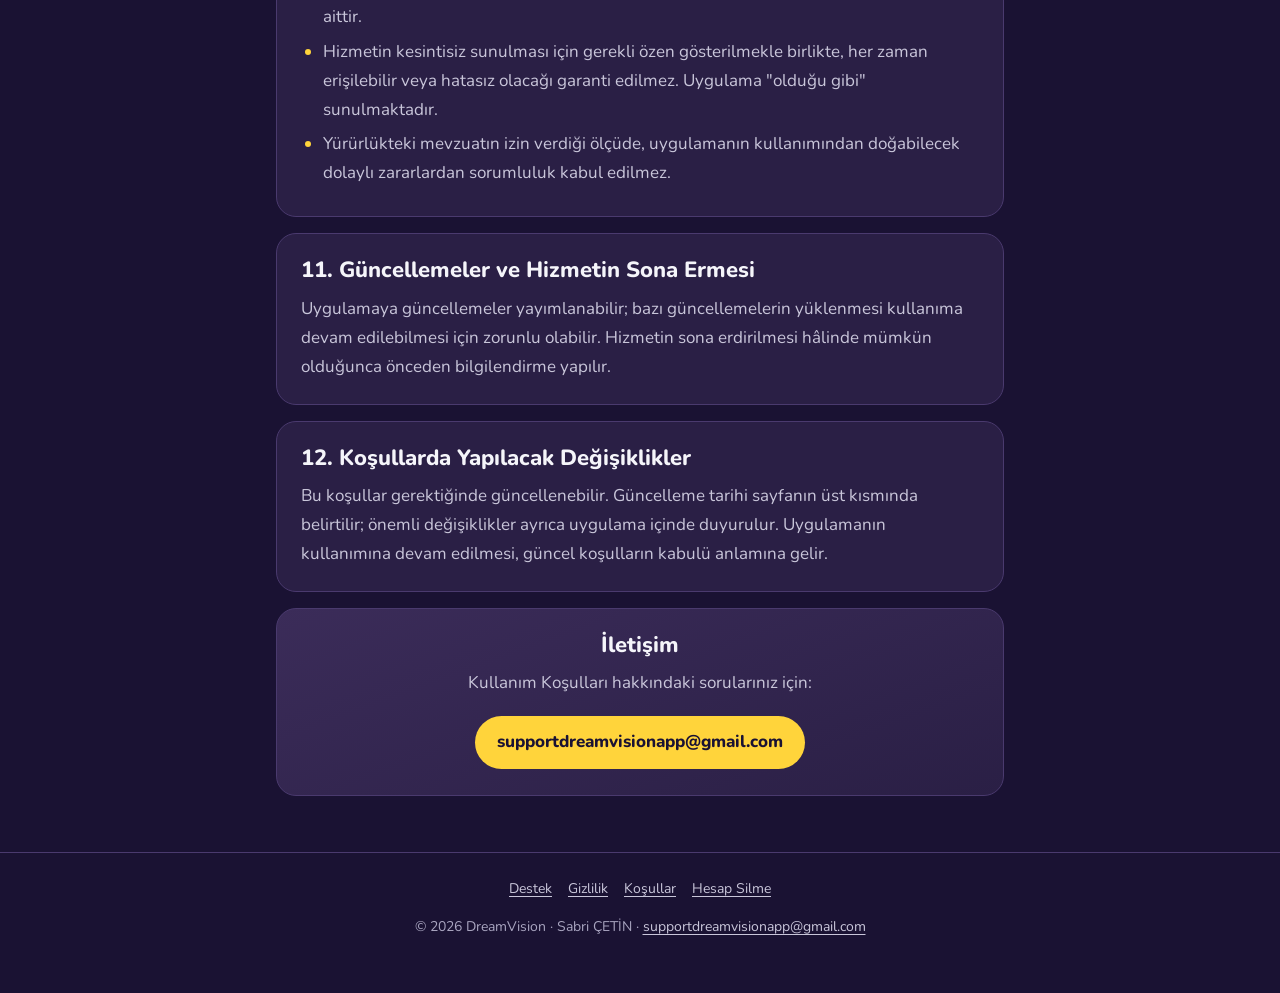
<file: terms-conditions-tr.html>
<!DOCTYPE html>
<html lang="tr">
<head>
  <meta charset="UTF-8">
  <meta name="viewport" content="width=device-width, initial-scale=1">
  <title>Kullanım Koşulları — DreamVision</title>
  <meta name="description" content="DreamVision Android uygulamasının kullanım koşulları: krediler, satın almalar ve içerik kuralları.">
  <meta name="theme-color" content="#1A1233">
  <link rel="canonical" href="https://sabricetin.github.io/privacy-policy/terms-conditions-tr.html">
  <link rel="alternate" hreflang="en" href="https://sabricetin.github.io/privacy-policy/terms-conditions.html">
  <link rel="alternate" hreflang="tr" href="https://sabricetin.github.io/privacy-policy/terms-conditions-tr.html">
  <link rel="alternate" hreflang="x-default" href="https://sabricetin.github.io/privacy-policy/terms-conditions.html">
  <link rel="icon" href="assets/icon.png">
  <link rel="preconnect" href="https://fonts.googleapis.com">
  <link rel="preconnect" href="https://fonts.gstatic.com" crossorigin>
  <link href="https://fonts.googleapis.com/css2?family=Nunito:wght@400;600;700;800&display=swap" rel="stylesheet">
  <link rel="stylesheet" href="assets/site.css">
  <script src="assets/site.js" defer></script>
</head>
<body>
<a class="skip" href="#main">İçeriğe geç</a>
<header class="topbar">
  <div class="topbar-inner">
    <a class="brand" href="index-tr.html"><img src="assets/icon.png" alt="" width="34" height="34">DreamVision</a>
    <nav class="nav" aria-label="Sayfalar">
      <a href="index-tr.html">Destek</a>
      <a href="privacy-policy-tr.html">Gizlilik</a>
      <a href="terms-conditions-tr.html" aria-current="page">Koşullar</a>
      <a href="delete-account-tr.html">Hesap Silme</a>
    </nav>
    <div class="lang" role="group" aria-label="Dil"><a href="terms-conditions.html" hreflang="en" lang="en" data-set-lang="en">EN</a><a href="terms-conditions-tr.html" hreflang="tr" lang="tr" data-set-lang="tr" aria-current="true">TR</a></div>
  </div>
</header>
<main id="main">
  <div class="hero">
    <div class="mascot" aria-hidden="true"><img src="assets/moon.png" class="moon" alt=""><img src="assets/cloud.png" alt=""></div>
    <p class="eyebrow">Koşullar</p>
    <h1>Kullanım Koşulları</h1>
    <p class="lead">DreamVision'ın, kredilerin ve oluşturduğunuz içeriklerin kullanımına ilişkin koşullar.</p>
    <p class="updated">Son güncelleme: 7 Kasım 2026</p>
  </div>
  <div class="content">
<section class="card">
  <p>Bu Kullanım Koşulları, <strong>Sabri ÇETİN</strong> ("biz") tarafından geliştirilen <strong>DreamVision</strong> uygulamasının kullanım şartlarını belirler. Uygulamayı kullanarak bu koşulları kabul etmiş sayılırsınız. Kişisel verilerin işlenmesine ilişkin esaslar <a href="privacy-policy-tr.html">Gizlilik Politikası</a>'nda yer almaktadır.</p>
</section>

<section class="card">
  <h2>1. Hizmetin Kapsamı</h2>
  <p>DreamVision, kullanıcıların anlattığı rüyaları yapay zekâ ile görsel ve videoya dönüştürür. Özellikler zaman içinde değişebilir; bazı özellikler (örneğin video oluşturma) geçici olarak kullanıma kapatılabilir.</p>
</section>

<section class="card">
  <h2>2. Kullanıcı Hesabı</h2>
  <ul>
    <li>Uygulama misafir olarak veya ücretsiz bir hesapla (e-posta ya da Google) kullanılabilir.</li>
    <li>DreamVision'ı kullanabilmek için en az 18 yaşında olmanız gerekir.</li>
    <li>Hesap ve cihaz güvenliğinin sağlanması kullanıcının sorumluluğundadır.</li>
  </ul>
</section>

<section class="card">
  <h2>3. Krediler ve Satın Almalar</h2>
  <ul>
    <li>Görsel ve video oluşturma işlemleri kredi gerektirir; gerekli kredi miktarı işlem öncesinde gösterilir.</li>
    <li>Krediler Google Play üzerinden <strong>tek seferlik satın alma</strong> yoluyla sunulur. Abonelik veya otomatik yenileme bulunmamaktadır.</li>
    <li>Kredilerin kullanım süresi yoktur; nakit değeri taşımaz, başka bir hesaba devredilemez ve hesabın silinmesi hâlinde geçerliliğini yitirir.</li>
    <li>Başarısız olan oluşturma işlemlerinde kullanılan krediler otomatik olarak iade edilir.</li>
    <li>Satın alma iadeleri Google Play iade politikasına tâbidir. Hizmetten kaynaklanan sorunlar için bizimle iletişime geçebilirsiniz.</li>
    <li>Fiyatlar ve kredi maliyetleri değişebilir; güncel bilgiler işlem öncesinde uygulamada gösterilir.</li>
  </ul>
</section>

<section class="card">
  <h2>4. Başlangıç Kredileri ve Promosyon Kodları</h2>
  <ul>
    <li>Başlangıç kredileri ve promosyon kodları, önceden bildirim yapılmaksızın değiştirilebilir veya sona erdirilebilir.</li>
    <li>Promosyon kodları yalnızca kayıtlı hesaplarla ve hesap başına bir kez kullanılabilir; son kullanma tarihine veya kullanım sınırına tâbi olabilir ve nakit değeri taşımaz.</li>
    <li>Kötüye kullanım yoluyla (örneğin çok sayıda sahte hesap oluşturularak) elde edilen krediler geri alınabilir.</li>
  </ul>
</section>

<section class="card">
  <h2>5. Kullanım Kuralları</h2>
  <p>DreamVision aşağıdaki nitelikteki içeriklerin oluşturulması, talep edilmesi veya paylaşılması amacıyla kullanılamaz:</p>
  <ul>
    <li>cinsel içerikli olan veya çocukları herhangi bir şekilde cinselleştiren içerikler;</li>
    <li>şiddeti, nefreti, tacizi veya ayrımcılığı teşvik eden içerikler;</li>
    <li>gerçek bir kişiyi yanıltıcı biçimde taklit eden veya üçüncü kişilerin özel bilgilerini içeren içerikler;</li>
    <li>telif hakkı veya marka gibi üçüncü kişilerin haklarını ihlal eden içerikler;</li>
    <li>yürürlükteki mevzuata aykırı diğer tüm içerikler.</li>
  </ul>
  <p>Güvenlik filtrelerinin veya kullanım sınırlarının aşılmaya çalışılması, hizmetin otomatik araçlarla kötüye kullanılması ve işleyişine müdahale edilmesi de yasaktır. Bu kurallara aykırı içerikler kaldırılabilir; ilgili hesaplar askıya alınabilir veya kapatılabilir.</p>
</section>

<section class="card">
  <h2>6. Yapay Zekâ ile Oluşturulan İçerikler</h2>
  <ul>
    <li>Görsel ve videolar yapay zekâ tarafından oluşturulur; sonuçlar beklenenden farklı veya hatalı olabilir.</li>
    <li>Otomatik güvenlik filtreleri bazı anlatımları veya sonuçları engelleyebilir.</li>
    <li>Uygunsuz içerikler uygulamadaki bayrak simgesiyle bildirilebilir. Bildirimler incelenir; bu koşullara aykırı içerikler kaldırılır.</li>
  </ul>
</section>

<section class="card">
  <h2>7. Kullanıcı İçeriği</h2>
  <p>Rüya metinlerine ilişkin haklar kullanıcıya aittir. Oluşturulan görsel ve videolar bu koşullara ve yürürlükteki mevzuata uygun olarak kullanılabilir ve paylaşılabilir. Kullanıcı, içeriklerinin yalnızca hizmetin sunulması amacıyla (oluşturma, görüntüleme ve kaydetme) saklanmasına ve işlenmesine izin vermiş sayılır.</p>
</section>

<section class="card">
  <h2>8. Fikri Mülkiyet Hakları</h2>
  <p>Uygulama, tasarımı, DreamVision adı ve Rüya Bulutu karakteri üzerindeki tüm haklar tarafımıza aittir. Uygulamanın kopyalanması, değiştirilmesi, tersine mühendislik işlemine tâbi tutulması veya yeniden satılması yasaktır.</p>
</section>

<section class="card">
  <h2>9. Üçüncü Taraf Hizmetler</h2>
  <p>DreamVision; Google Firebase, Google Cloud, Google Play, fal.ai ve Adapty gibi kendi kullanım koşullarına sahip hizmetlerden yararlanır. Söz konusu hizmetler <a href="privacy-policy-tr.html#share">Gizlilik Politikası</a>'nda listelenmiştir.</p>
</section>

<section class="card">
  <h2>10. Hizmetin Sürekliliği ve Sorumluluğun Sınırlandırılması</h2>
  <ul>
    <li>Özelliklerin büyük bölümü internet bağlantısı gerektirir; mobil veri ücretleri kullanıcıya aittir.</li>
    <li>Hizmetin kesintisiz sunulması için gerekli özen gösterilmekle birlikte, her zaman erişilebilir veya hatasız olacağı garanti edilmez. Uygulama "olduğu gibi" sunulmaktadır.</li>
    <li>Yürürlükteki mevzuatın izin verdiği ölçüde, uygulamanın kullanımından doğabilecek dolaylı zararlardan sorumluluk kabul edilmez.</li>
  </ul>
</section>

<section class="card">
  <h2>11. Güncellemeler ve Hizmetin Sona Ermesi</h2>
  <p>Uygulamaya güncellemeler yayımlanabilir; bazı güncellemelerin yüklenmesi kullanıma devam edilebilmesi için zorunlu olabilir. Hizmetin sona erdirilmesi hâlinde mümkün olduğunca önceden bilgilendirme yapılır.</p>
</section>

<section class="card">
  <h2>12. Koşullarda Yapılacak Değişiklikler</h2>
  <p>Bu koşullar gerektiğinde güncellenebilir. Güncelleme tarihi sayfanın üst kısmında belirtilir; önemli değişiklikler ayrıca uygulama içinde duyurulur. Uygulamanın kullanımına devam edilmesi, güncel koşulların kabulü anlamına gelir.</p>
</section>

<section class="card contact">
  <h2>İletişim</h2>
  <p>Kullanım Koşulları hakkındaki sorularınız için:</p>
  <a class="btn" href="mailto:supportdreamvisionapp@gmail.com">supportdreamvisionapp@gmail.com</a>
</section>
  </div>
</main>
<footer>
  <nav aria-label="Site bağlantıları"><a href="index-tr.html">Destek</a> <a href="privacy-policy-tr.html">Gizlilik</a> <a href="terms-conditions-tr.html">Koşullar</a> <a href="delete-account-tr.html">Hesap Silme</a></nav>
  <p>© 2026 DreamVision · Sabri ÇETİN · <a href="mailto:supportdreamvisionapp@gmail.com">supportdreamvisionapp@gmail.com</a></p>
</footer>
</body>
</html>
</file>
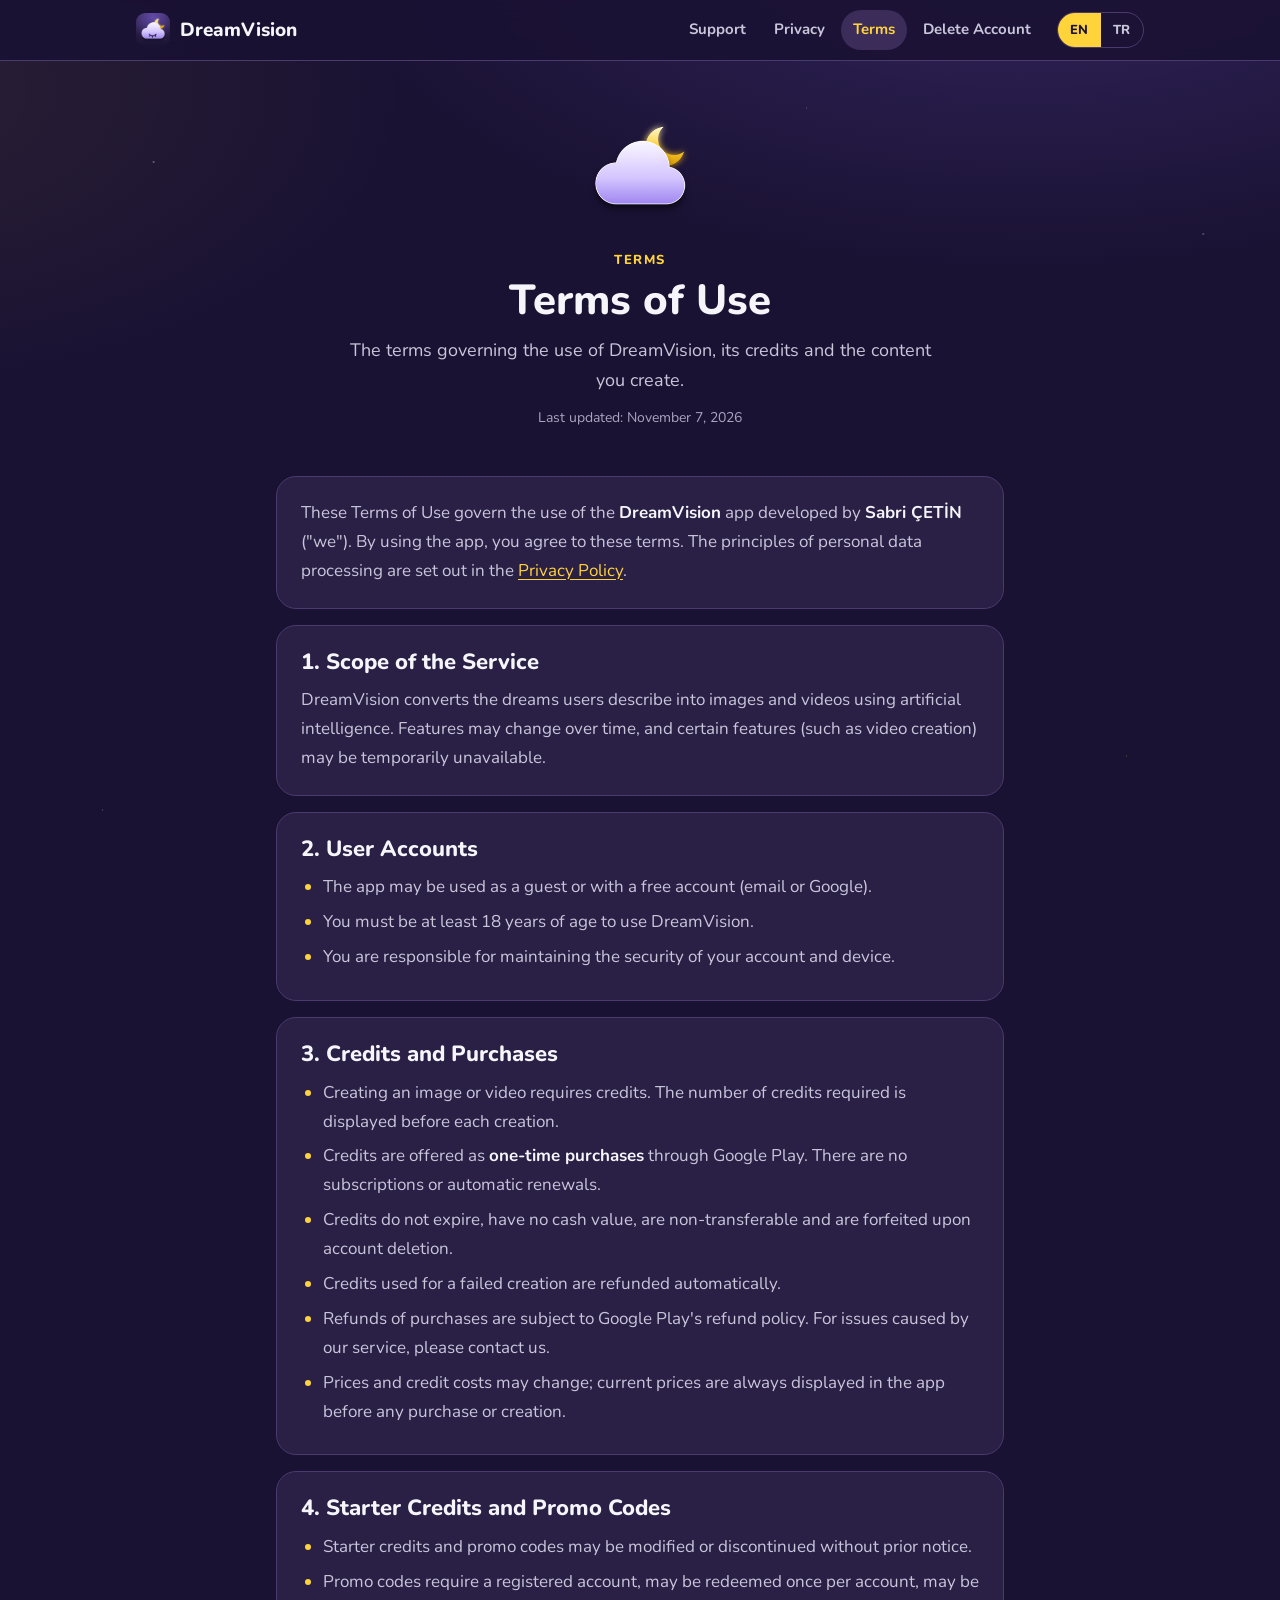
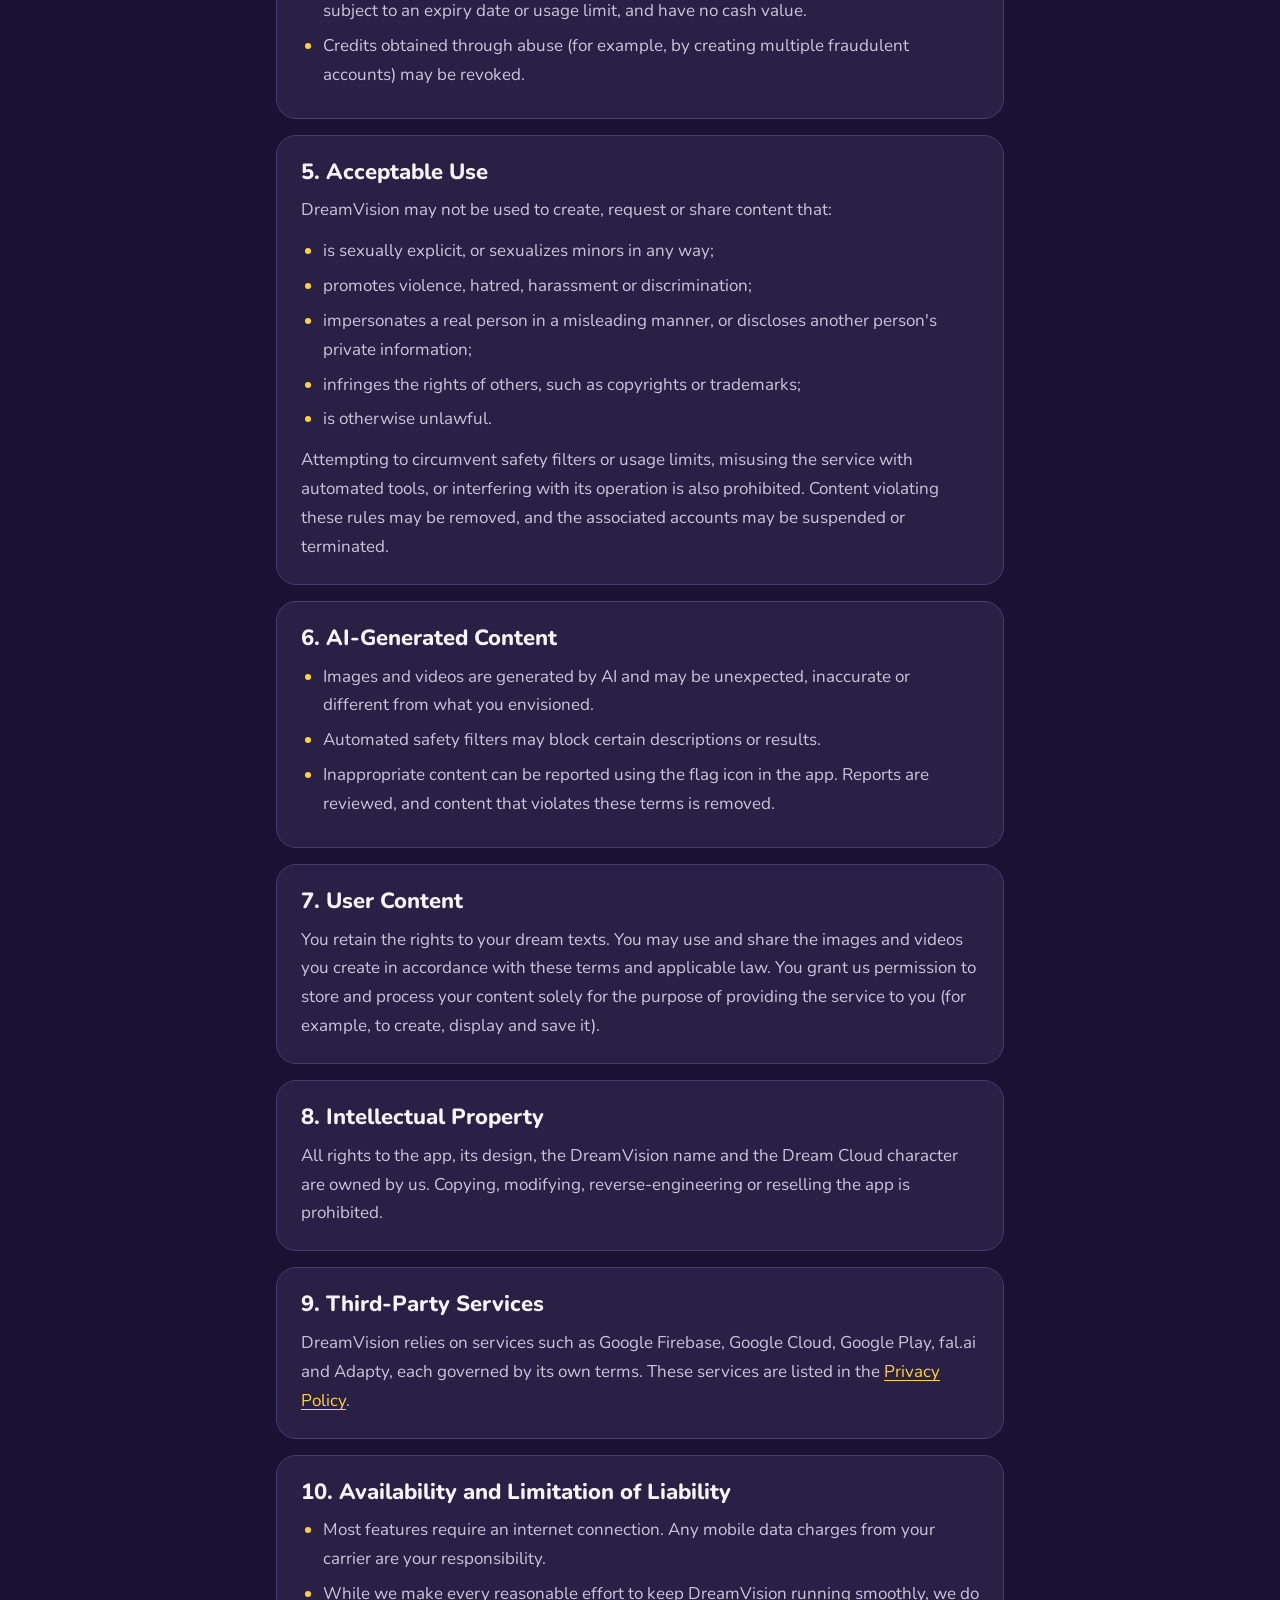
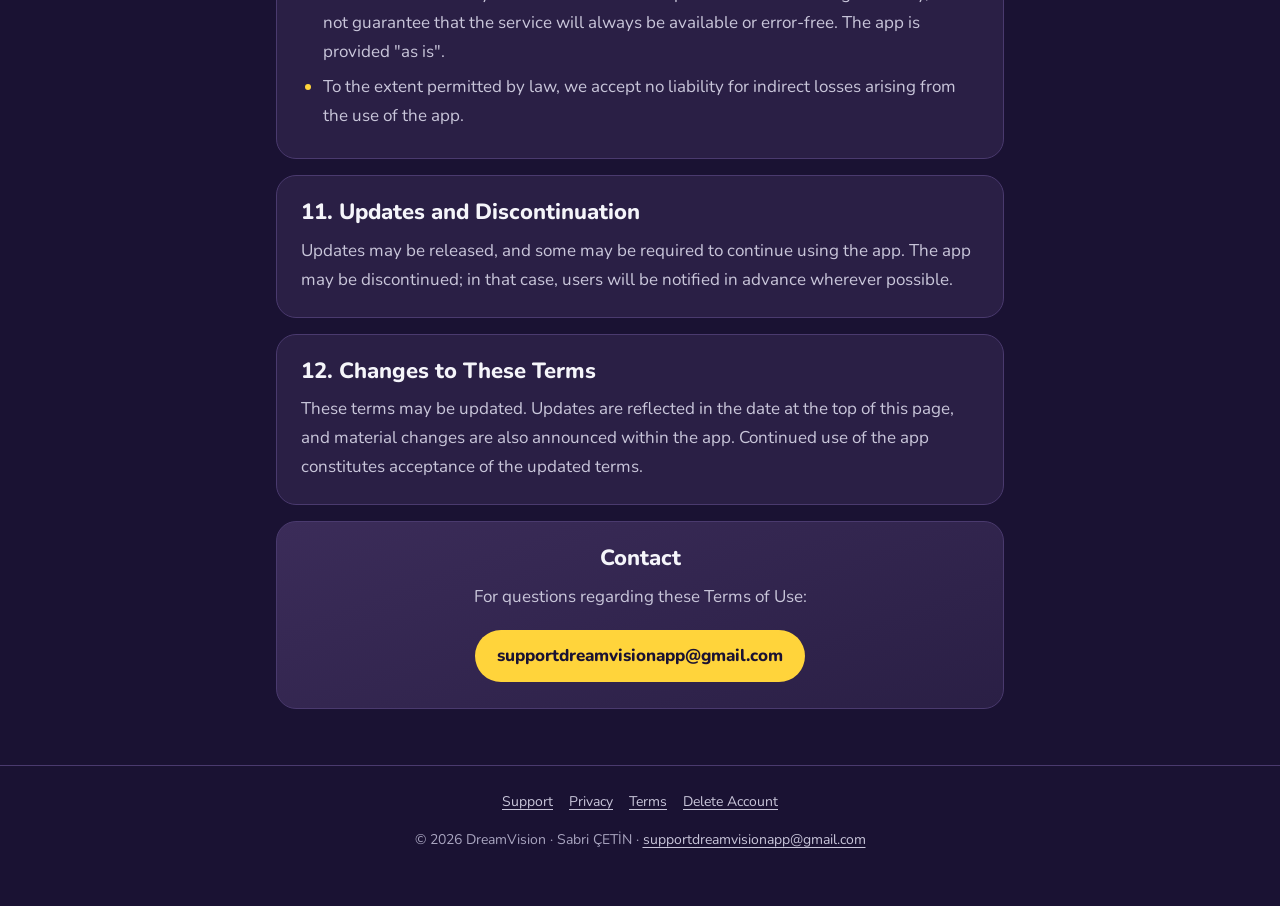
<file: terms-conditions.html>
<!DOCTYPE html>
<html lang="en">
<head>
  <meta charset="UTF-8">
  <meta name="viewport" content="width=device-width, initial-scale=1">
  <title>Terms of Use — DreamVision</title>
  <meta name="description" content="Terms of use for the DreamVision Android app: credits, purchases and content rules.">
  <meta name="theme-color" content="#1A1233">
  <link rel="canonical" href="https://sabricetin.github.io/privacy-policy/terms-conditions.html">
  <link rel="alternate" hreflang="en" href="https://sabricetin.github.io/privacy-policy/terms-conditions.html">
  <link rel="alternate" hreflang="tr" href="https://sabricetin.github.io/privacy-policy/terms-conditions-tr.html">
  <link rel="alternate" hreflang="x-default" href="https://sabricetin.github.io/privacy-policy/terms-conditions.html">
  <link rel="icon" href="assets/icon.png">
  <link rel="preconnect" href="https://fonts.googleapis.com">
  <link rel="preconnect" href="https://fonts.gstatic.com" crossorigin>
  <link href="https://fonts.googleapis.com/css2?family=Nunito:wght@400;600;700;800&display=swap" rel="stylesheet">
  <link rel="stylesheet" href="assets/site.css">
  <script src="assets/site.js" defer></script>
</head>
<body>
<a class="skip" href="#main">Skip to content</a>
<header class="topbar">
  <div class="topbar-inner">
    <a class="brand" href="index.html"><img src="assets/icon.png" alt="" width="34" height="34">DreamVision</a>
    <nav class="nav" aria-label="Pages">
      <a href="index.html">Support</a>
      <a href="privacy-policy.html">Privacy</a>
      <a href="terms-conditions.html" aria-current="page">Terms</a>
      <a href="delete-account.html">Delete Account</a>
    </nav>
    <div class="lang" role="group" aria-label="Language"><a href="terms-conditions.html" hreflang="en" lang="en" data-set-lang="en" aria-current="true">EN</a><a href="terms-conditions-tr.html" hreflang="tr" lang="tr" data-set-lang="tr">TR</a></div>
  </div>
</header>
<main id="main">
  <div class="hero">
    <div class="mascot" aria-hidden="true"><img src="assets/moon.png" class="moon" alt=""><img src="assets/cloud.png" alt=""></div>
    <p class="eyebrow">Terms</p>
    <h1>Terms of Use</h1>
    <p class="lead">The terms governing the use of DreamVision, its credits and the content you create.</p>
    <p class="updated">Last updated: November 7, 2026</p>
  </div>
  <div class="content">
<section class="card">
  <p>These Terms of Use govern the use of the <strong>DreamVision</strong> app developed by <strong>Sabri ÇETİN</strong> ("we"). By using the app, you agree to these terms. The principles of personal data processing are set out in the <a href="privacy-policy.html">Privacy Policy</a>.</p>
</section>

<section class="card">
  <h2>1. Scope of the Service</h2>
  <p>DreamVision converts the dreams users describe into images and videos using artificial intelligence. Features may change over time, and certain features (such as video creation) may be temporarily unavailable.</p>
</section>

<section class="card">
  <h2>2. User Accounts</h2>
  <ul>
    <li>The app may be used as a guest or with a free account (email or Google).</li>
    <li>You must be at least 18 years of age to use DreamVision.</li>
    <li>You are responsible for maintaining the security of your account and device.</li>
  </ul>
</section>

<section class="card">
  <h2>3. Credits and Purchases</h2>
  <ul>
    <li>Creating an image or video requires credits. The number of credits required is displayed before each creation.</li>
    <li>Credits are offered as <strong>one-time purchases</strong> through Google Play. There are no subscriptions or automatic renewals.</li>
    <li>Credits do not expire, have no cash value, are non-transferable and are forfeited upon account deletion.</li>
    <li>Credits used for a failed creation are refunded automatically.</li>
    <li>Refunds of purchases are subject to Google Play's refund policy. For issues caused by our service, please contact us.</li>
    <li>Prices and credit costs may change; current prices are always displayed in the app before any purchase or creation.</li>
  </ul>
</section>

<section class="card">
  <h2>4. Starter Credits and Promo Codes</h2>
  <ul>
    <li>Starter credits and promo codes may be modified or discontinued without prior notice.</li>
    <li>Promo codes require a registered account, may be redeemed once per account, may be subject to an expiry date or usage limit, and have no cash value.</li>
    <li>Credits obtained through abuse (for example, by creating multiple fraudulent accounts) may be revoked.</li>
  </ul>
</section>

<section class="card">
  <h2>5. Acceptable Use</h2>
  <p>DreamVision may not be used to create, request or share content that:</p>
  <ul>
    <li>is sexually explicit, or sexualizes minors in any way;</li>
    <li>promotes violence, hatred, harassment or discrimination;</li>
    <li>impersonates a real person in a misleading manner, or discloses another person's private information;</li>
    <li>infringes the rights of others, such as copyrights or trademarks;</li>
    <li>is otherwise unlawful.</li>
  </ul>
  <p>Attempting to circumvent safety filters or usage limits, misusing the service with automated tools, or interfering with its operation is also prohibited. Content violating these rules may be removed, and the associated accounts may be suspended or terminated.</p>
</section>

<section class="card">
  <h2>6. AI-Generated Content</h2>
  <ul>
    <li>Images and videos are generated by AI and may be unexpected, inaccurate or different from what you envisioned.</li>
    <li>Automated safety filters may block certain descriptions or results.</li>
    <li>Inappropriate content can be reported using the flag icon in the app. Reports are reviewed, and content that violates these terms is removed.</li>
  </ul>
</section>

<section class="card">
  <h2>7. User Content</h2>
  <p>You retain the rights to your dream texts. You may use and share the images and videos you create in accordance with these terms and applicable law. You grant us permission to store and process your content solely for the purpose of providing the service to you (for example, to create, display and save it).</p>
</section>

<section class="card">
  <h2>8. Intellectual Property</h2>
  <p>All rights to the app, its design, the DreamVision name and the Dream Cloud character are owned by us. Copying, modifying, reverse-engineering or reselling the app is prohibited.</p>
</section>

<section class="card">
  <h2>9. Third-Party Services</h2>
  <p>DreamVision relies on services such as Google Firebase, Google Cloud, Google Play, fal.ai and Adapty, each governed by its own terms. These services are listed in the <a href="privacy-policy.html#share">Privacy Policy</a>.</p>
</section>

<section class="card">
  <h2>10. Availability and Limitation of Liability</h2>
  <ul>
    <li>Most features require an internet connection. Any mobile data charges from your carrier are your responsibility.</li>
    <li>While we make every reasonable effort to keep DreamVision running smoothly, we do not guarantee that the service will always be available or error-free. The app is provided "as is".</li>
    <li>To the extent permitted by law, we accept no liability for indirect losses arising from the use of the app.</li>
  </ul>
</section>

<section class="card">
  <h2>11. Updates and Discontinuation</h2>
  <p>Updates may be released, and some may be required to continue using the app. The app may be discontinued; in that case, users will be notified in advance wherever possible.</p>
</section>

<section class="card">
  <h2>12. Changes to These Terms</h2>
  <p>These terms may be updated. Updates are reflected in the date at the top of this page, and material changes are also announced within the app. Continued use of the app constitutes acceptance of the updated terms.</p>
</section>

<section class="card contact">
  <h2>Contact</h2>
  <p>For questions regarding these Terms of Use:</p>
  <a class="btn" href="mailto:supportdreamvisionapp@gmail.com">supportdreamvisionapp@gmail.com</a>
</section>
  </div>
</main>
<footer>
  <nav aria-label="Site links"><a href="index.html">Support</a> <a href="privacy-policy.html">Privacy</a> <a href="terms-conditions.html">Terms</a> <a href="delete-account.html">Delete Account</a></nav>
  <p>© 2026 DreamVision · Sabri ÇETİN · <a href="mailto:supportdreamvisionapp@gmail.com">supportdreamvisionapp@gmail.com</a></p>
</footer>
</body>
</html>
</file>
<file: assets/site.css>
/* DreamVision sitesi — uygulamanın renkleri (lib/core/theme/app_colors.dart).
   Metin renkleri saydam değil, düz: koyu zeminde WCAG AA kontrastı. */
:root {
  --bg: #1A1233;            /* primaryDark */
  --bg-deep: #120C25;
  --surface: #2A1F45;
  --surface-2: #3B2C59;     /* secondary */
  --border: #4A3A6E;
  --text: #F5F5FA;          /* textPrimary — zeminde ~15:1 */
  --text-2: #C9C6DA;        /* gövde — zeminde ~10:1 */
  --text-3: #A9A5C0;        /* ikincil — zeminde ~7:1 */
  --gold: #FFD43B;          /* primary */
  --violet: #A88BFF;        /* accent'in okunur hâli */
  --radius: 20px;
  --max: 760px;
}

* { box-sizing: border-box; }
html { -webkit-text-size-adjust: 100%; scroll-behavior: smooth; }
html, body { overflow-x: hidden; }
a, p, li, td, summary { overflow-wrap: anywhere; }
@media (prefers-reduced-motion: reduce) { html { scroll-behavior: auto; } }

body {
  margin: 0;
  background:
    radial-gradient(1200px 600px at 80% -10%, rgba(142, 108, 255, 0.22), transparent 60%),
    radial-gradient(900px 500px at -10% 10%, rgba(255, 212, 59, 0.07), transparent 60%),
    var(--bg);
  background-attachment: fixed;
  color: var(--text-2);
  font-family: "Nunito", system-ui, -apple-system, "Segoe UI", Roboto, sans-serif;
  font-size: 17px;
  line-height: 1.7;
  -webkit-font-smoothing: antialiased;
}

/* Sabit yıldızlar (CSS, animasyonsuz — okumayı bölmez) */
body::before {
  content: "";
  position: fixed;
  inset: 0;
  pointer-events: none;
  background-image:
    radial-gradient(1.5px 1.5px at 12% 18%, rgba(255,255,255,.55), transparent),
    radial-gradient(1px 1px at 28% 72%, rgba(255,255,255,.45), transparent),
    radial-gradient(1.5px 1.5px at 46% 34%, rgba(255,212,59,.55), transparent),
    radial-gradient(1px 1px at 63% 12%, rgba(255,255,255,.4), transparent),
    radial-gradient(1.5px 1.5px at 78% 58%, rgba(255,255,255,.5), transparent),
    radial-gradient(1px 1px at 88% 84%, rgba(255,212,59,.45), transparent),
    radial-gradient(1px 1px at 8% 90%, rgba(255,255,255,.4), transparent),
    radial-gradient(1.5px 1.5px at 94% 26%, rgba(255,255,255,.45), transparent);
  opacity: .8;
  z-index: 0;
}

a { color: var(--gold); text-underline-offset: 3px; }
a:hover { color: #FFE27A; }
a:focus-visible, button:focus-visible, summary:focus-visible {
  outline: 3px solid var(--gold);
  outline-offset: 3px;
  border-radius: 8px;
}
strong { color: var(--text); font-weight: 700; }
code { background: var(--surface-2); color: var(--text); padding: 1px 7px; border-radius: 6px; font-size: .9em; }

.skip {
  position: absolute; left: -999px; top: 8px;
  background: var(--gold); color: var(--bg); padding: 8px 14px; border-radius: 10px; font-weight: 800;
}
.skip:focus { left: 12px; z-index: 10; }

/* ── Üst menü ── */
.topbar {
  position: sticky; top: 0; z-index: 5;
  background: rgba(26, 18, 51, 0.88);
  backdrop-filter: blur(10px);
  -webkit-backdrop-filter: blur(10px);
  border-bottom: 1px solid var(--border);
}
.topbar-inner {
  max-width: 1040px; margin: 0 auto; padding: 10px 16px;
  display: flex; align-items: center; gap: 14px; flex-wrap: wrap;
}
.brand {
  display: flex; align-items: center; gap: 10px;
  color: var(--text); text-decoration: none; font-weight: 800; font-size: 19px;
}
.brand img { width: 34px; height: 34px; border-radius: 9px; }
.nav { display: flex; gap: 4px; flex-wrap: wrap; margin-left: auto; }
.nav a {
  color: var(--text-2); text-decoration: none; font-weight: 700; font-size: 15px;
  padding: 7px 12px; border-radius: 999px;
}
.nav a:hover { background: var(--surface); color: var(--text); }
.nav a[aria-current="page"] { background: var(--surface-2); color: var(--gold); }
.lang {
  display: flex; border: 1px solid var(--border); border-radius: 999px; overflow: hidden;
}
.lang a {
  color: var(--text-2); text-decoration: none; font-weight: 800; font-size: 13px;
  padding: 6px 12px; letter-spacing: .04em;
}
.lang a[aria-current="true"] { background: var(--gold); color: var(--bg); }

@media (max-width: 720px) {
  .nav { order: 3; width: 100%; margin-left: 0; overflow-x: auto; flex-wrap: nowrap; }
  .nav a { white-space: nowrap; font-size: 14px; }
  .lang { margin-left: auto; }
}

/* ── Sayfa başlığı ── */
main { position: relative; z-index: 1; }
.hero {
  max-width: var(--max); margin: 0 auto; padding: 44px 16px 8px; text-align: center;
}
.mascot { position: relative; width: 132px; height: 132px; margin: 0 auto 8px; }
.mascot img { position: absolute; inset: 0; width: 100%; height: 100%; }
.mascot .moon { animation: float 6s ease-in-out infinite; }
@keyframes float { 50% { transform: translateY(-4px) rotate(-3deg); } }
@media (prefers-reduced-motion: reduce) { .mascot .moon { animation: none; } }
.eyebrow {
  display: inline-block; color: var(--gold); font-weight: 800; font-size: 13px;
  letter-spacing: .12em; text-transform: uppercase; margin: 0 0 6px;
}
h1 { color: var(--text); font-size: clamp(30px, 6vw, 42px); line-height: 1.15; margin: 0 0 10px; font-weight: 800; }
.lead { font-size: 18px; color: var(--text-2); margin: 0 auto; max-width: 600px; }
.updated { color: var(--text-3); font-size: 14px; margin-top: 10px; }

/* ── İçerik ── */
.content { max-width: var(--max); margin: 0 auto; padding: 24px 16px 40px; }
.card {
  background: var(--surface);
  border: 1px solid var(--border);
  border-radius: var(--radius);
  padding: 22px 24px;
  margin: 0 0 16px;
}
.card h2 {
  color: var(--text); font-size: 22px; line-height: 1.3; margin: 0 0 10px; font-weight: 800;
}
.card h3 { color: var(--text); font-size: 18px; margin: 18px 0 6px; font-weight: 800; }
.card p { margin: 0 0 12px; }
.card p:last-child, .card ul:last-child, .card ol:last-child { margin-bottom: 0; }
.card ul, .card ol { margin: 0 0 12px; padding-left: 22px; }
.card li { margin: 6px 0; }
.card li::marker { color: var(--gold); }
.summary { border-color: rgba(255, 212, 59, 0.45); }

.toc { display: flex; flex-wrap: wrap; gap: 8px; margin: 0 0 16px; padding: 0; list-style: none; }
.toc a {
  display: inline-block; background: var(--surface); border: 1px solid var(--border);
  color: var(--text-2); text-decoration: none; font-size: 14px; font-weight: 700;
  padding: 6px 12px; border-radius: 999px;
}
.toc a:hover { color: var(--text); border-color: var(--violet); }

/* Destek: SSS akordeonu */
details {
  background: var(--surface); border: 1px solid var(--border);
  border-radius: 16px; margin: 0 0 10px; padding: 0 20px;
}
details[open] { border-color: var(--violet); }
summary {
  cursor: pointer; list-style: none; color: var(--text); font-weight: 800; font-size: 17px;
  padding: 16px 28px 16px 0; position: relative;
}
summary::-webkit-details-marker { display: none; }
summary::after {
  content: "+"; position: absolute; right: 0; top: 12px; color: var(--gold);
  font-size: 24px; font-weight: 700;
}
details[open] summary::after { content: "–"; }
details > div { padding: 0 0 16px; }
details p { margin: 0 0 10px; }

.contact {
  text-align: center; background: linear-gradient(160deg, var(--surface-2), var(--surface));
}
.btn {
  display: inline-block; max-width: 100%; background: var(--gold); color: var(--bg); text-decoration: none;
  font-weight: 800; padding: 12px 22px; border-radius: 999px; margin: 6px 0 4px;
}
.btn:hover { background: #FFE27A; color: var(--bg); }
.muted { color: var(--text-3); font-size: 15px; }

.grid { display: grid; grid-template-columns: repeat(auto-fit, minmax(220px, 1fr)); gap: 12px; }
.tile {
  display: block; background: var(--surface); border: 1px solid var(--border); border-radius: 16px;
  padding: 16px 18px; text-decoration: none; color: var(--text-2);
}
.tile:hover { border-color: var(--gold); color: var(--text-2); }
.tile strong { display: block; color: var(--text); margin-bottom: 2px; }

.table { width: 100%; border-collapse: collapse; font-size: 15px; }
.table th, .table td { text-align: left; padding: 10px 8px; border-top: 1px solid var(--border); vertical-align: top; }
.table th { color: var(--text); }
@media (max-width: 560px) {
  .table thead { display: none; }
  .table tr { display: block; border-top: 1px solid var(--border); padding: 8px 0; }
  .table td { display: block; border: 0; padding: 2px 0; }
  .table td:first-child { color: var(--text); font-weight: 800; }
}

/* ── Alt bilgi ── */
footer {
  position: relative; z-index: 1; border-top: 1px solid var(--border);
  text-align: center; padding: 24px 16px 40px; color: var(--text-3); font-size: 14px;
}
footer nav { display: flex; justify-content: center; gap: 16px; flex-wrap: wrap; margin-bottom: 8px; }
footer a { color: var(--text-2); }
</file>
